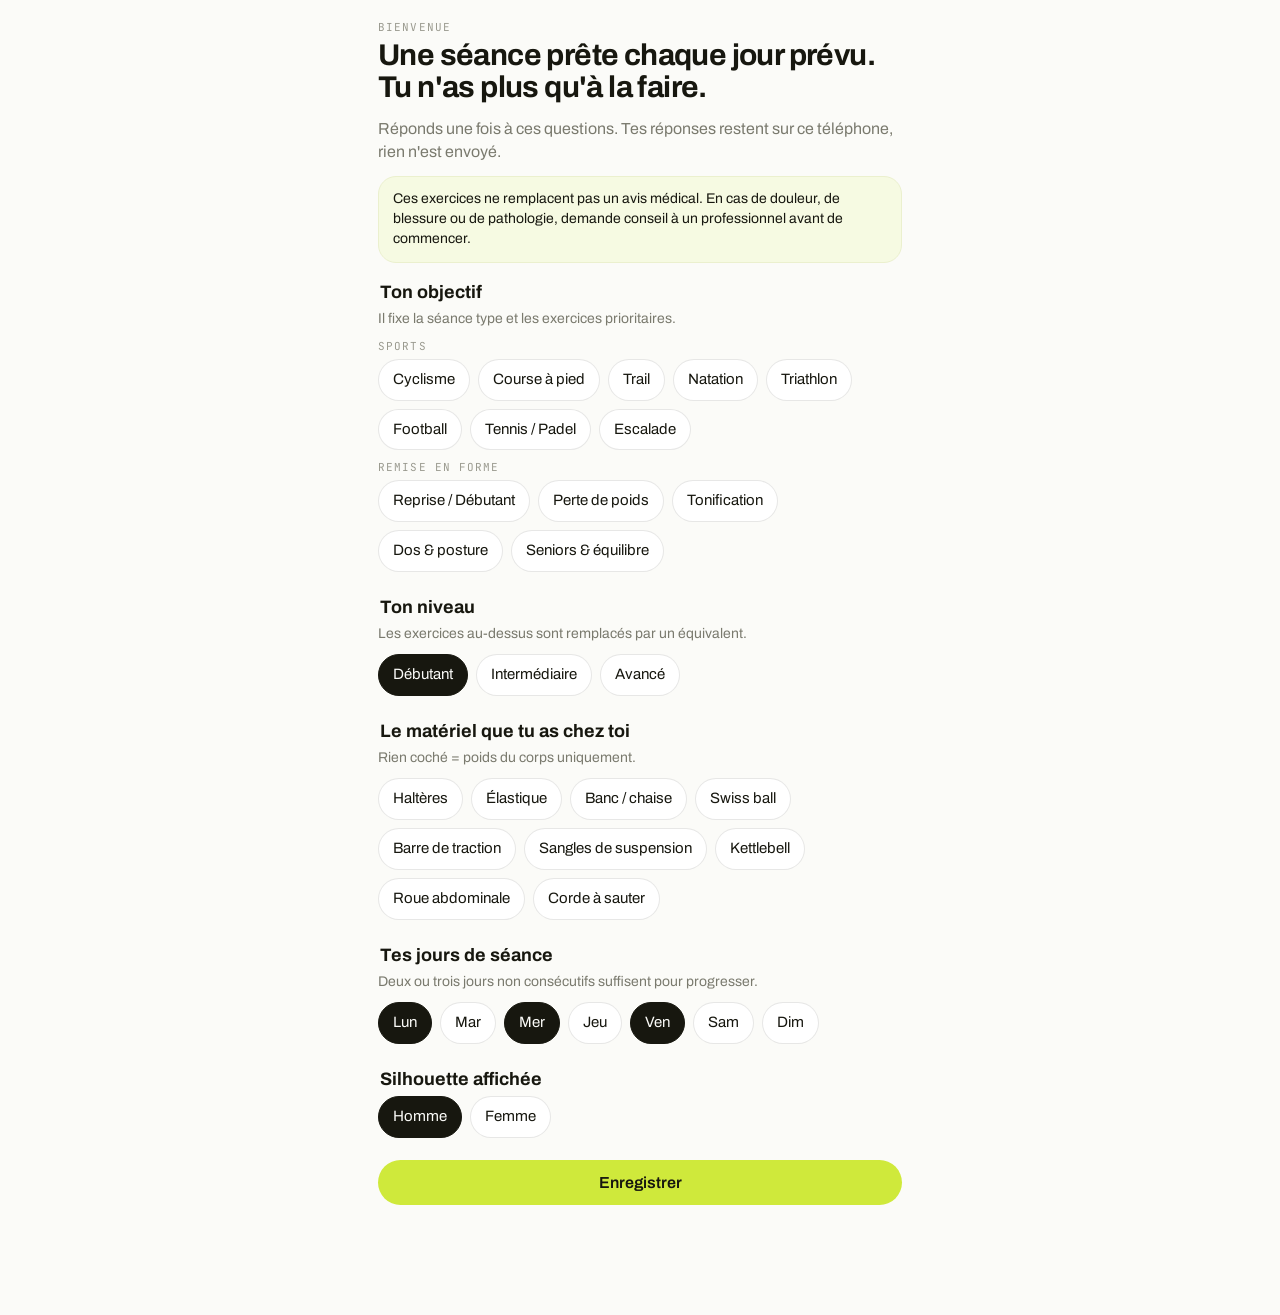
<file: app/index.html>
<!DOCTYPE html>
<html lang="fr">
<head>
<meta charset="utf-8">
<meta name="viewport" content="width=device-width, initial-scale=1, viewport-fit=cover">
<title>Renfo</title>
<meta name="theme-color" content="#FBFBF8">
<meta name="apple-mobile-web-app-capable" content="yes">
<meta name="mobile-web-app-capable" content="yes">
<meta name="apple-mobile-web-app-status-bar-style" content="default">
<meta name="apple-mobile-web-app-title" content="Renfo">
<link rel="manifest" href="manifest.webmanifest">
<link rel="apple-touch-icon" href="icons/apple-touch-icon.png">
<link rel="icon" type="image/png" href="icons/icon-192.png">
<link rel="stylesheet" href="styles.css">
</head>
<body>
<main id="view" aria-live="polite"></main>
<nav id="tabs" class="tabs" hidden>
  <a href="#/" data-tab="home">Aujourd'hui</a>
  <a href="#/atlas" data-tab="atlas">Atlas</a>
  <a href="#/profil" data-tab="profil">Profil</a>
</nav>
<script src="js/figures.js"></script>
<script type="module" src="js/app.js"></script>
</body>
</html>
</file>
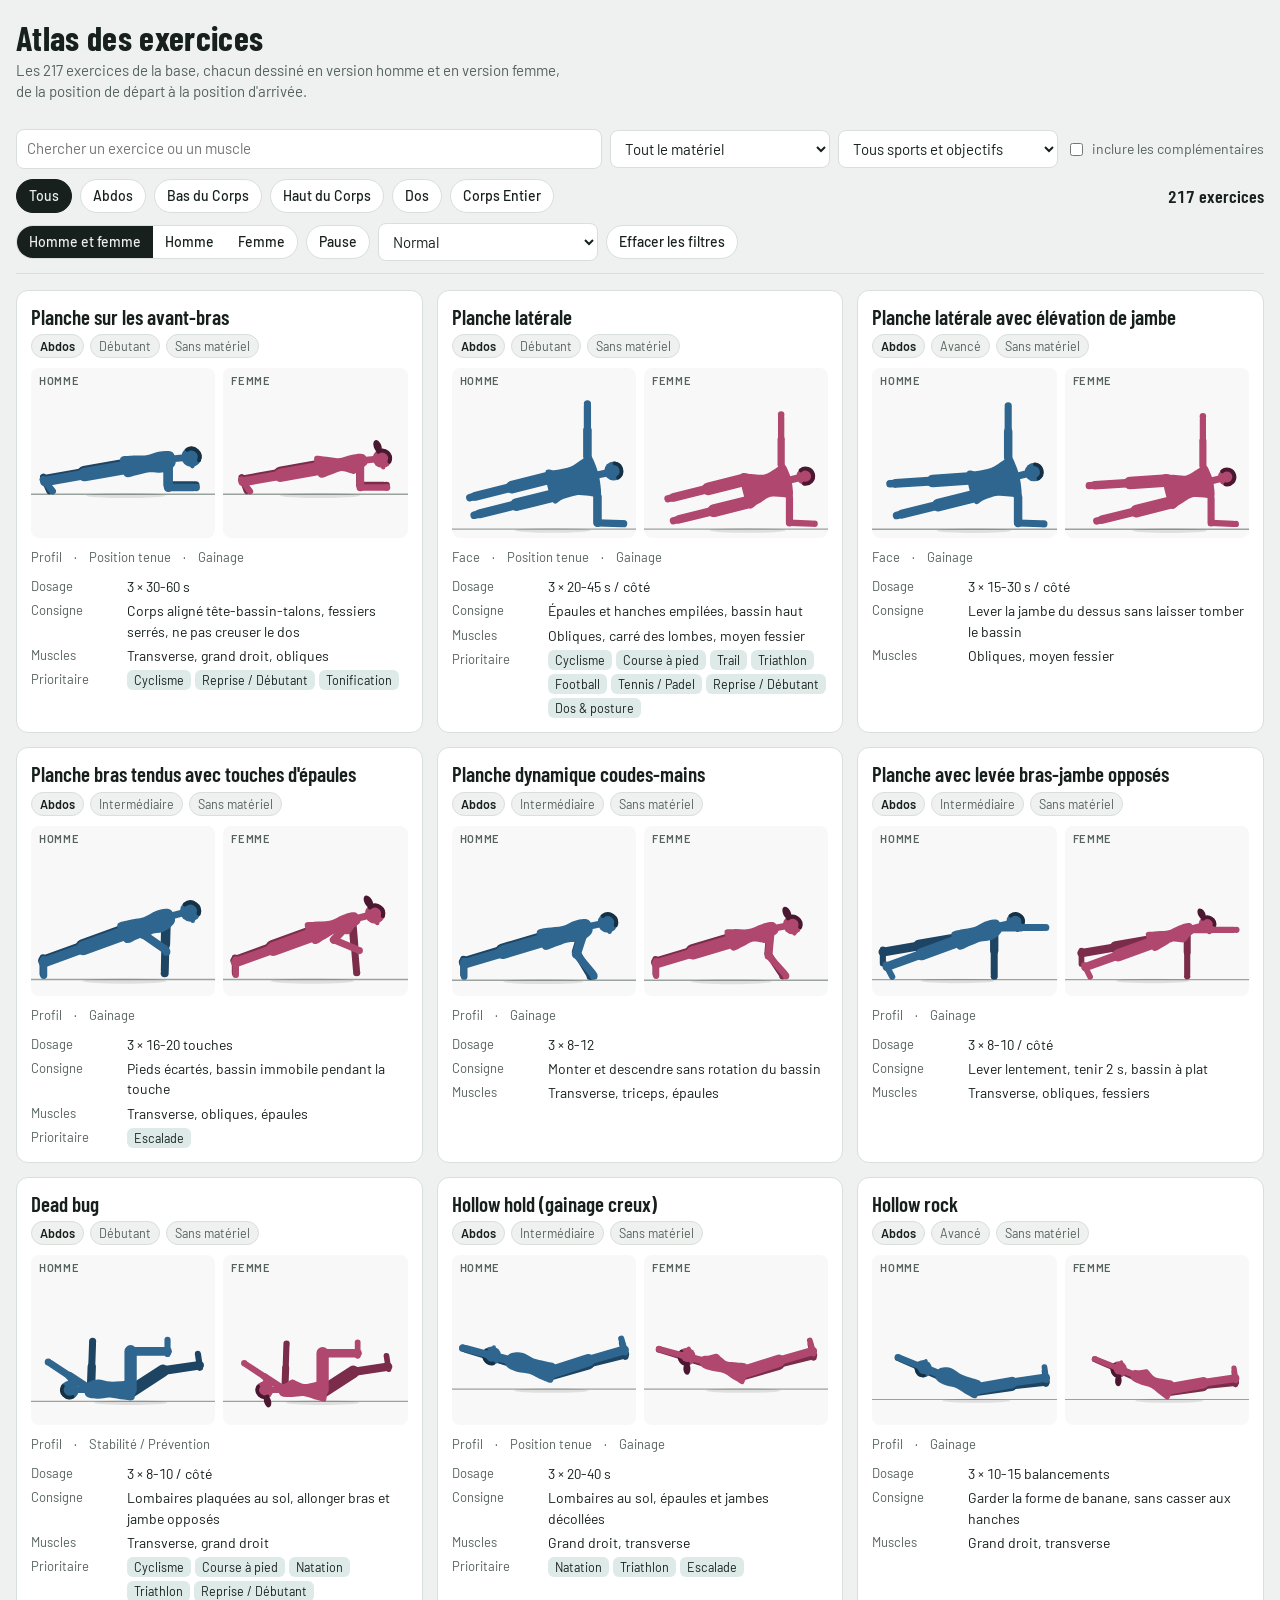
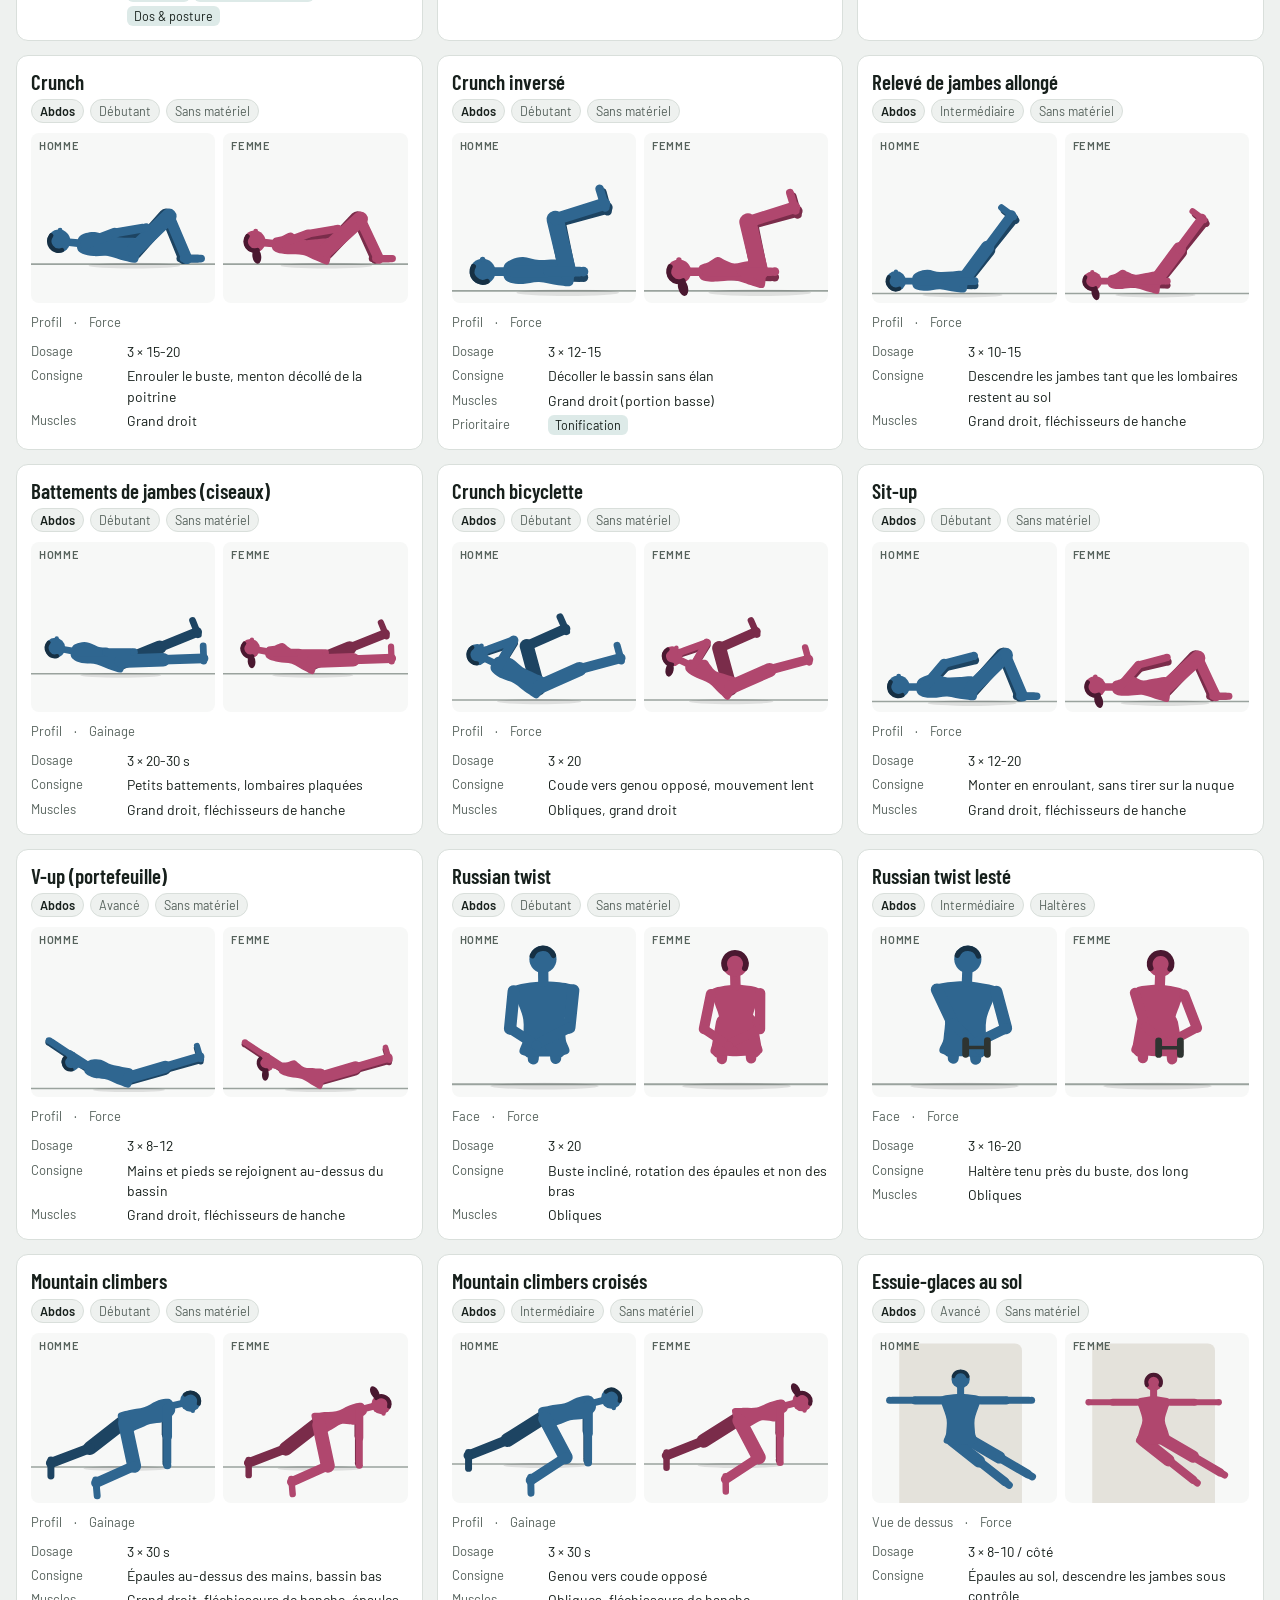
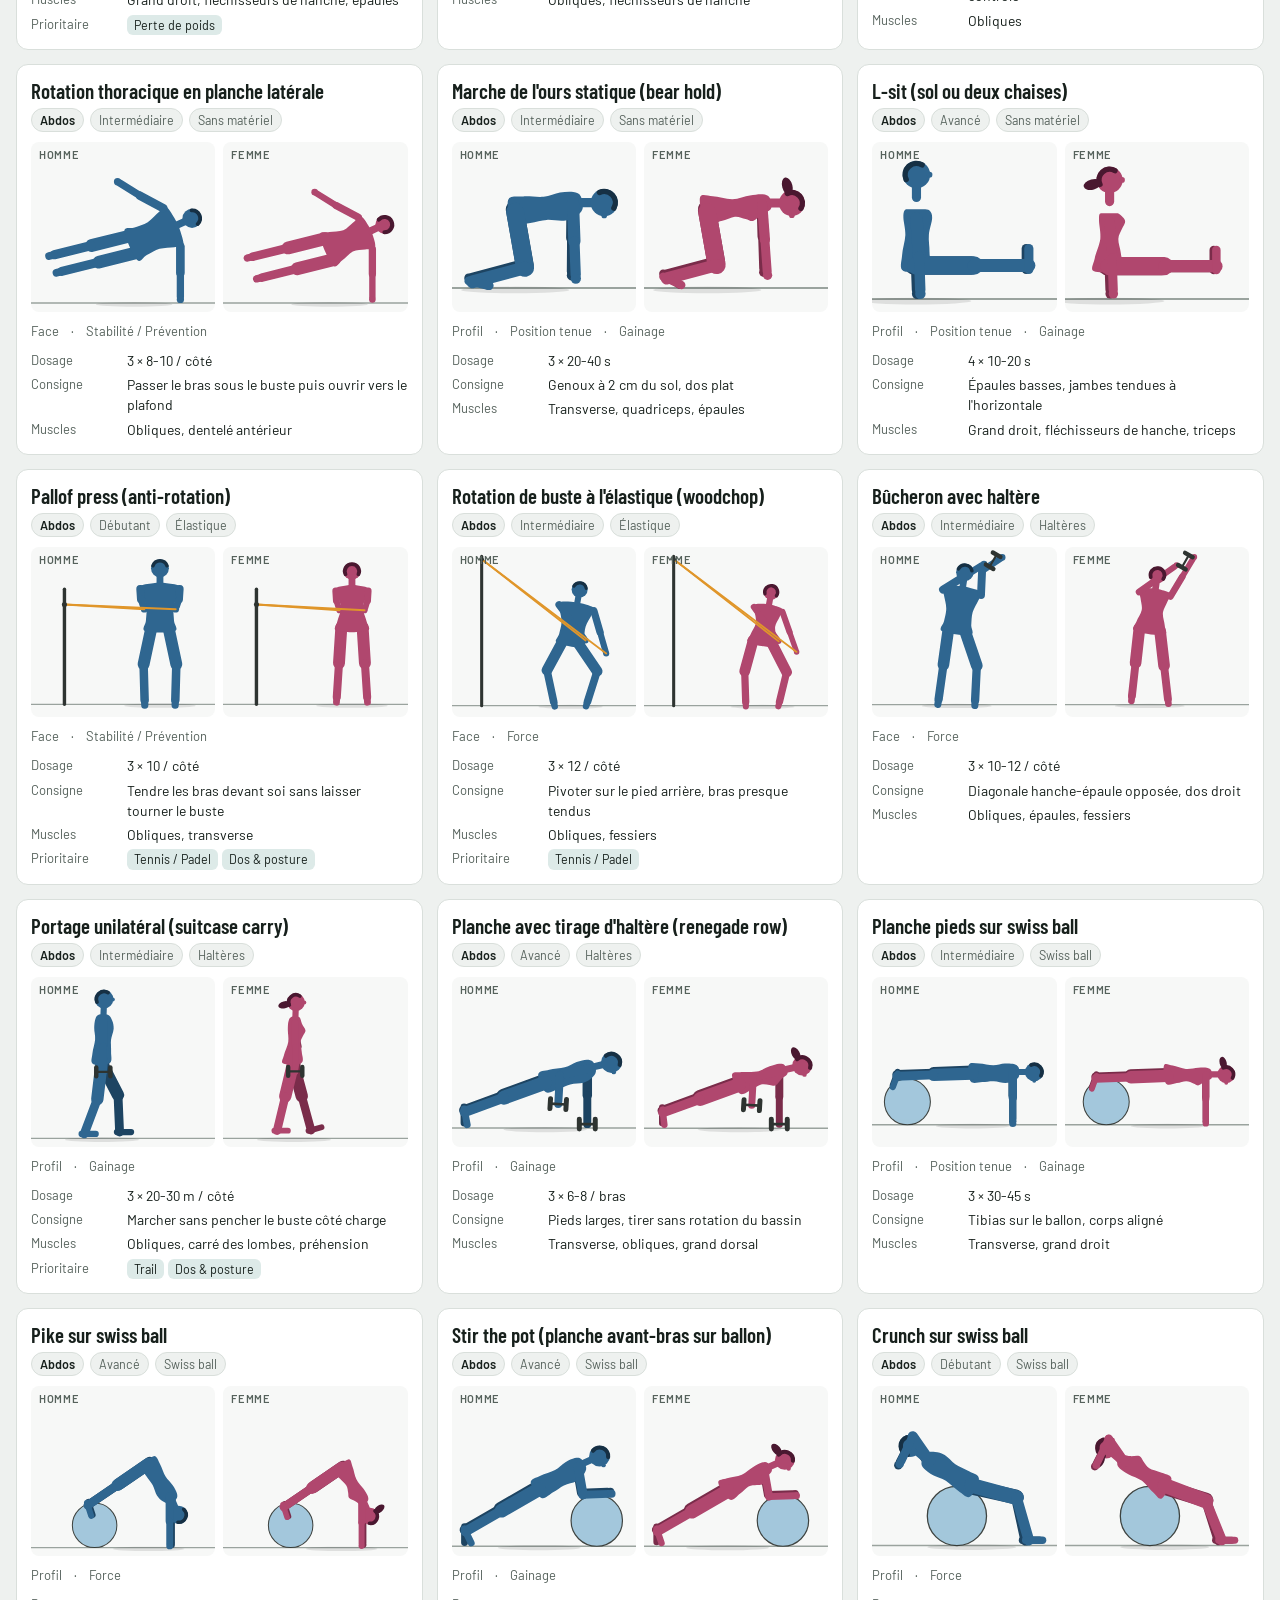
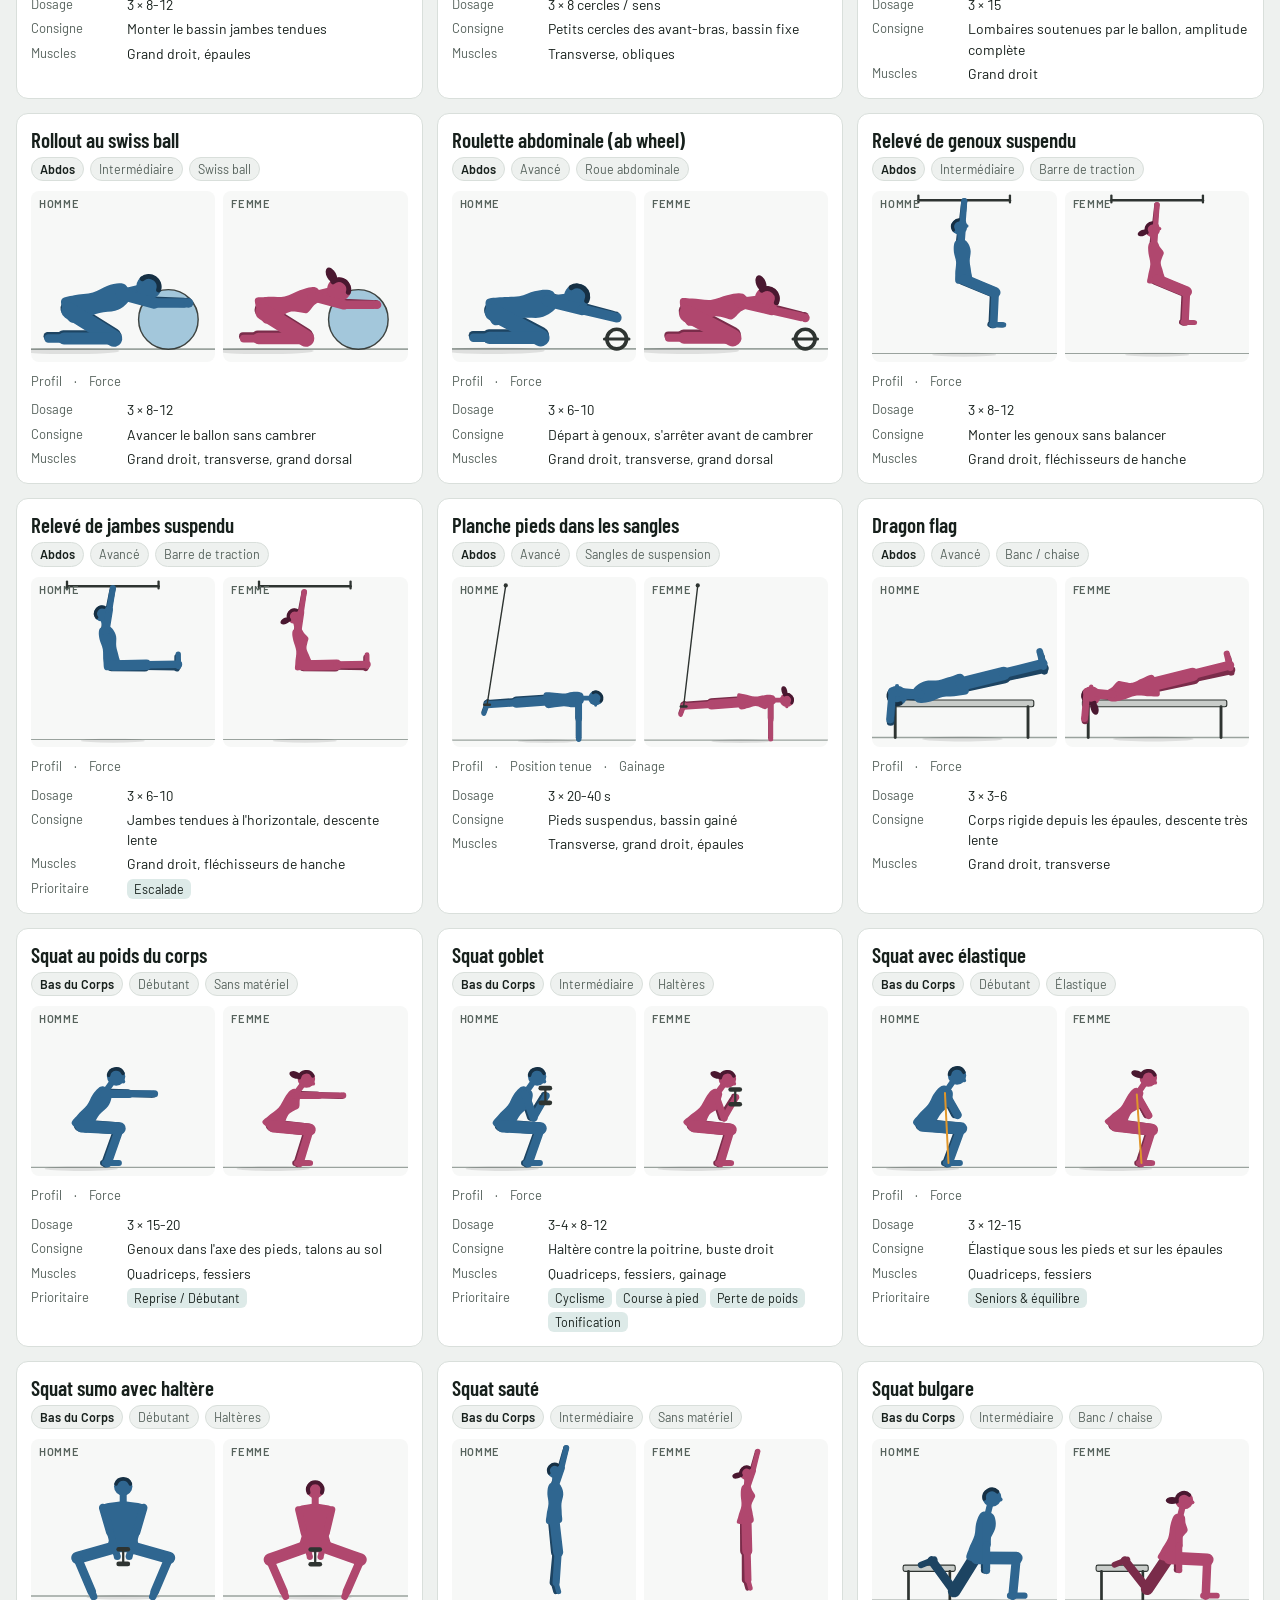
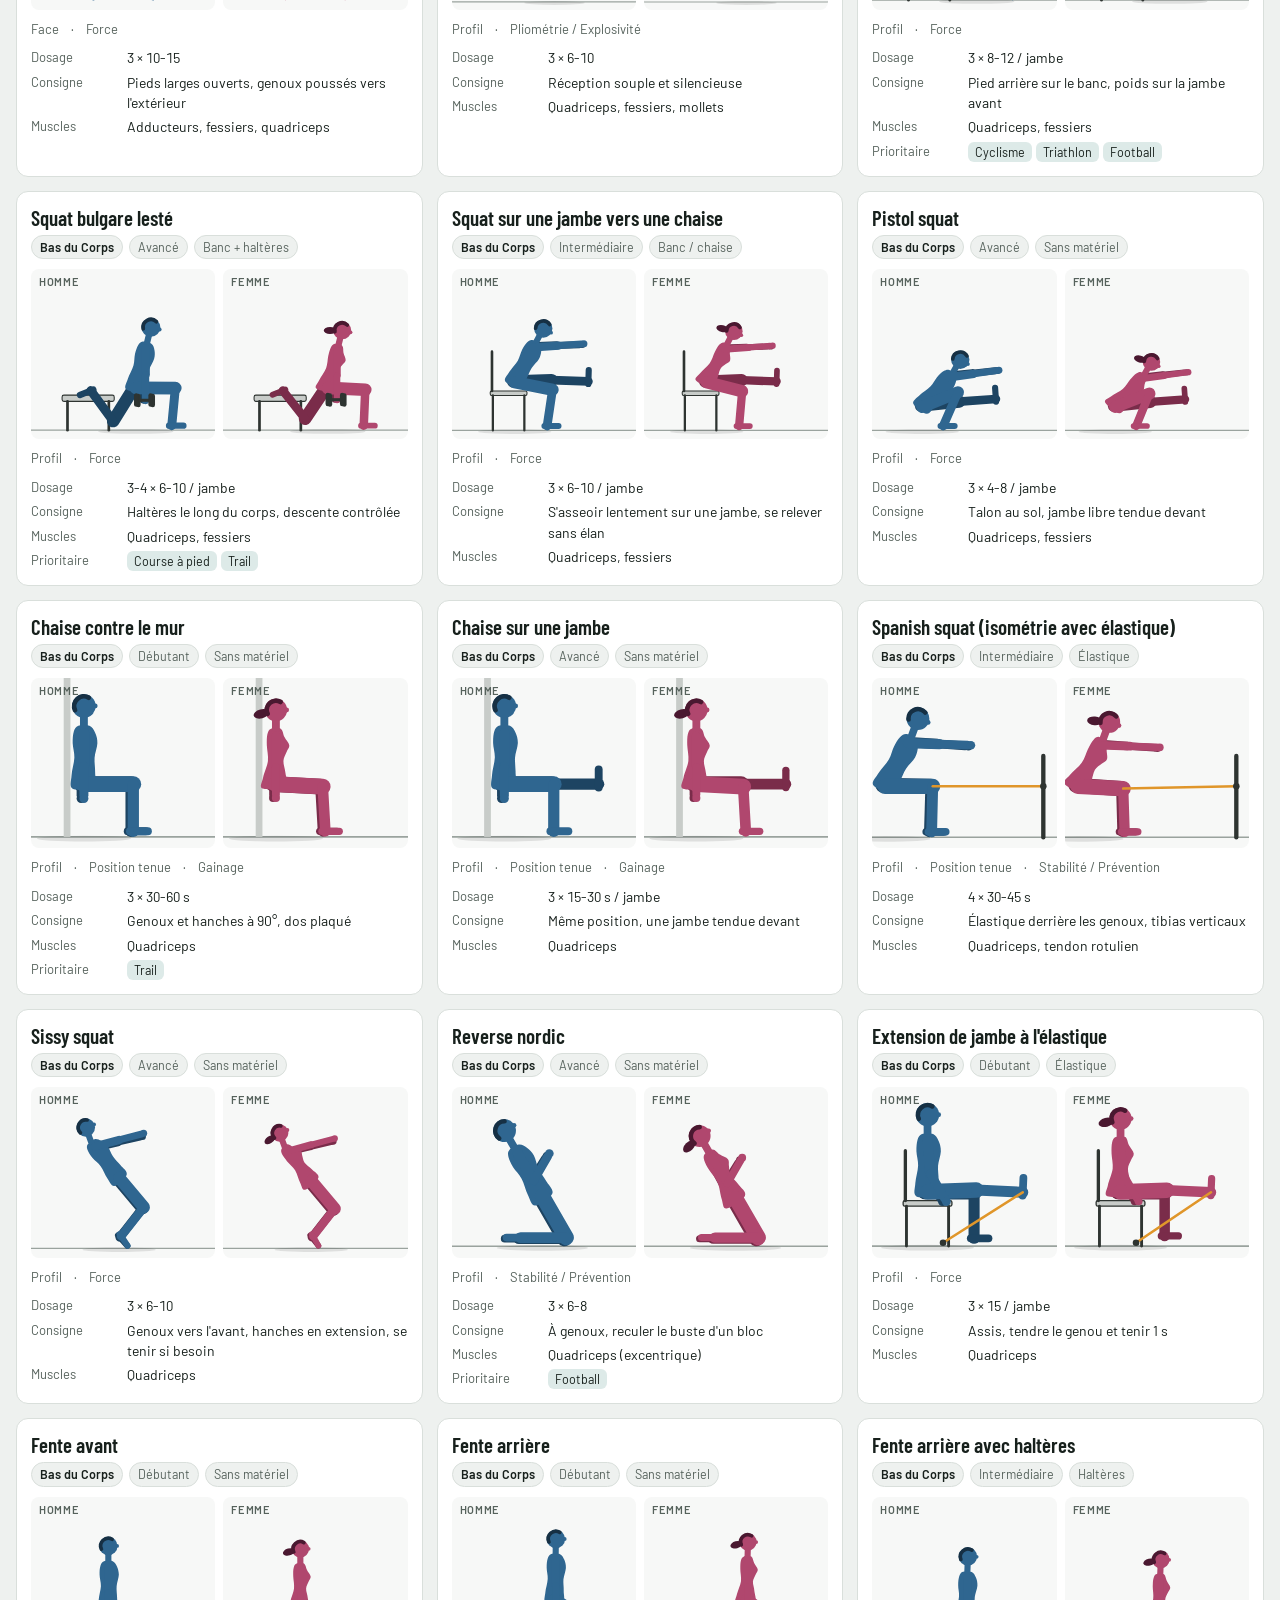
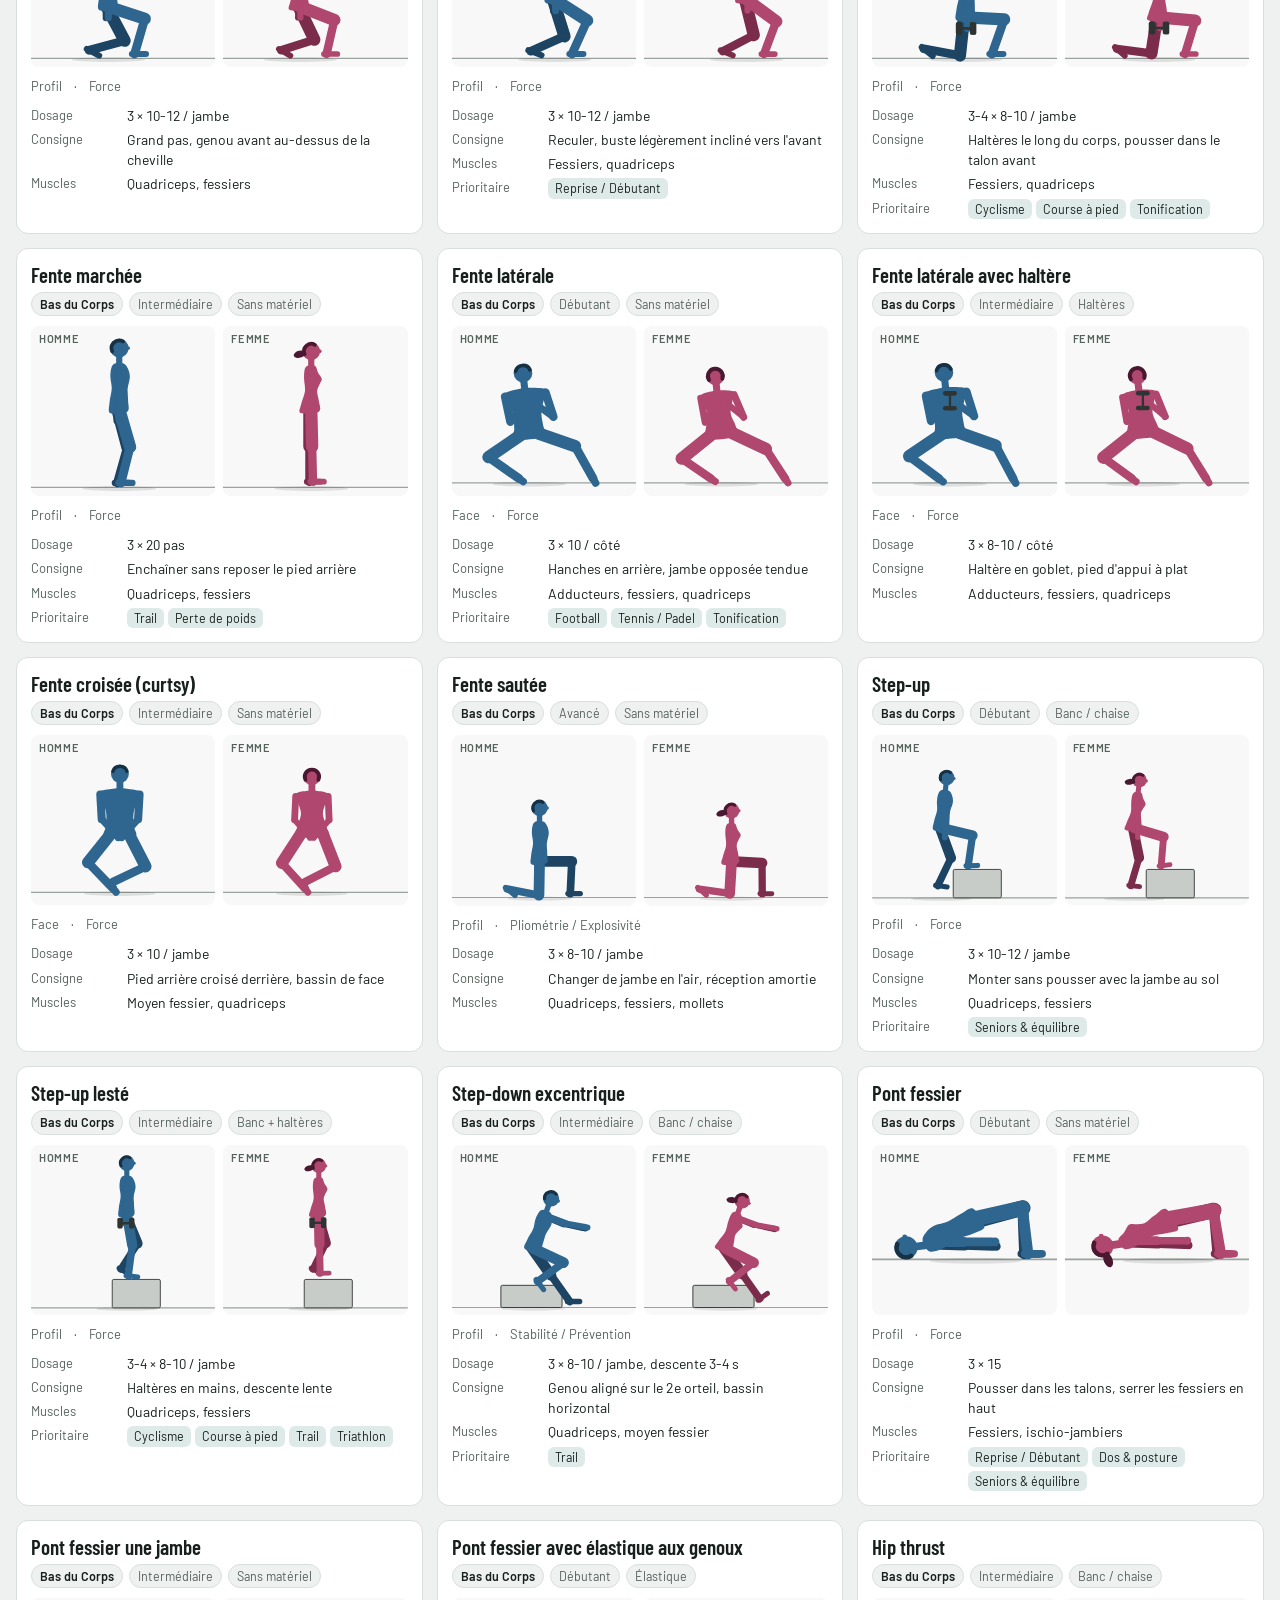
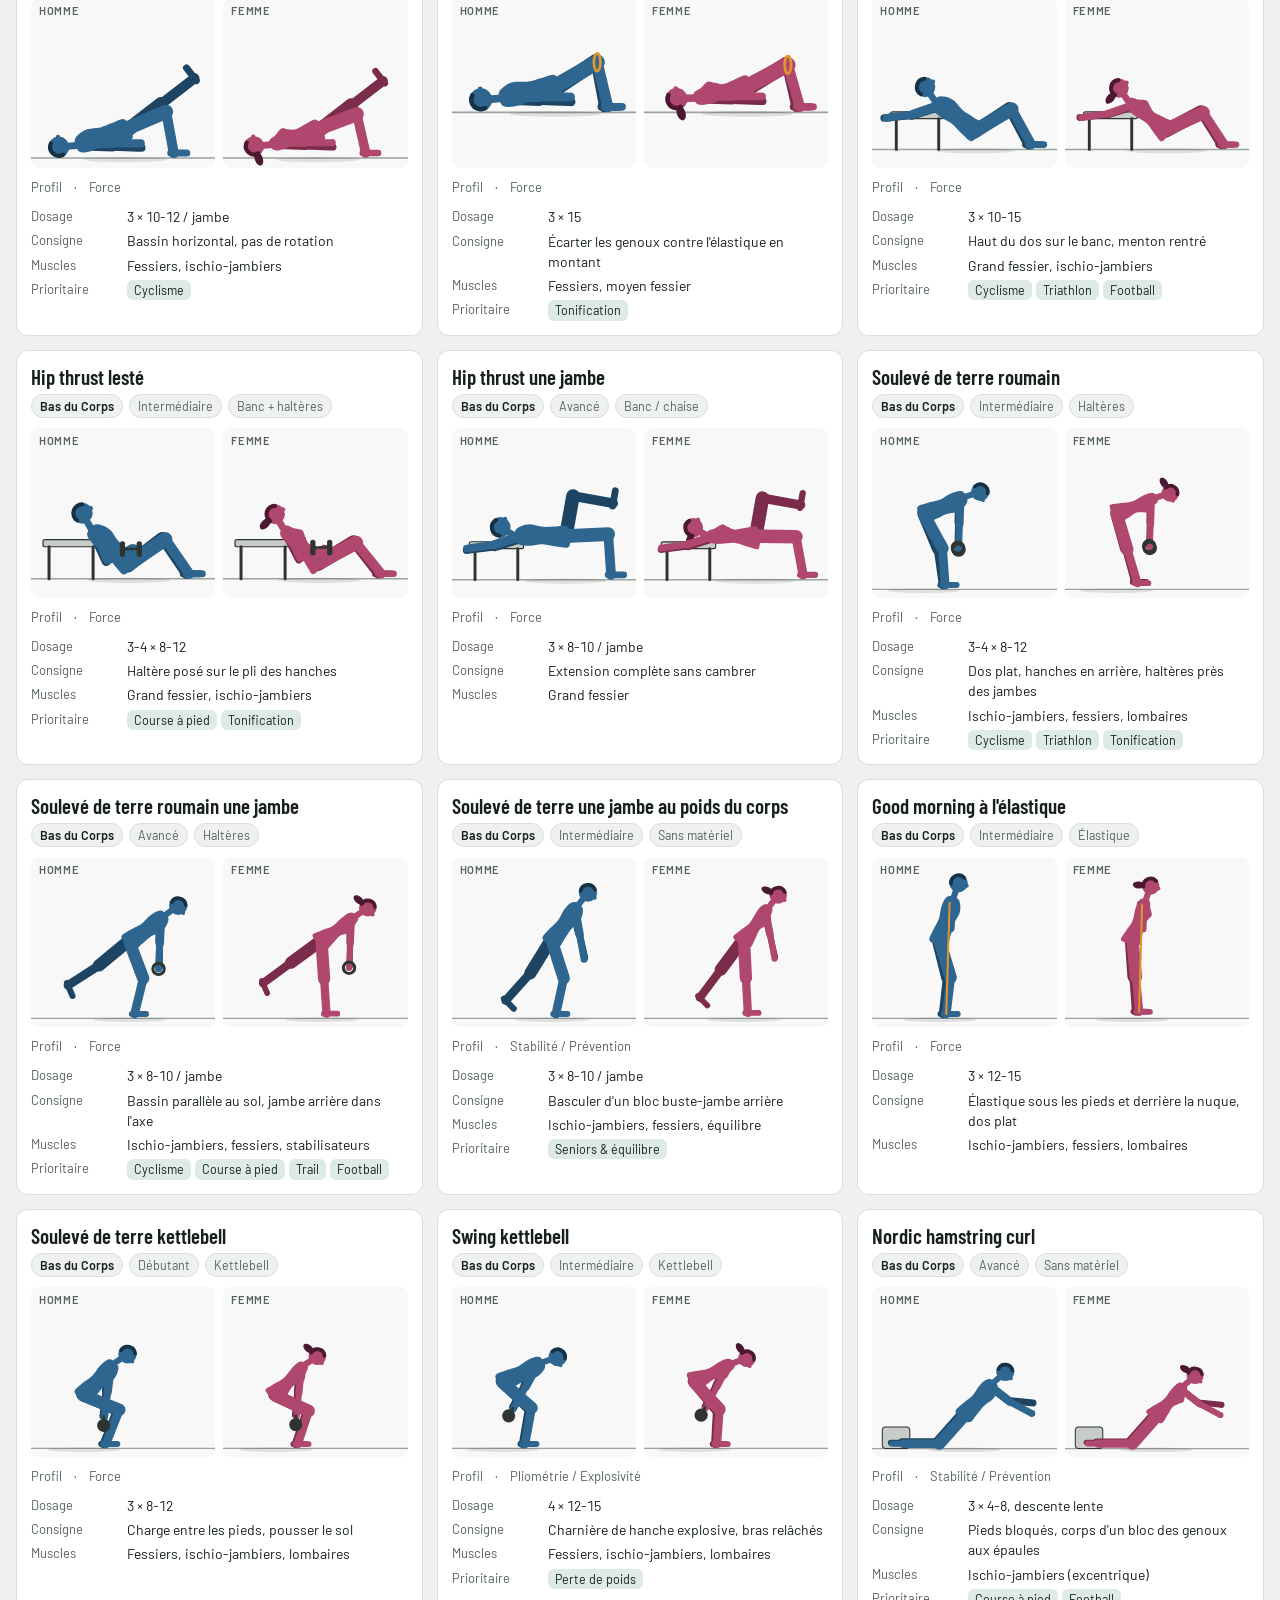
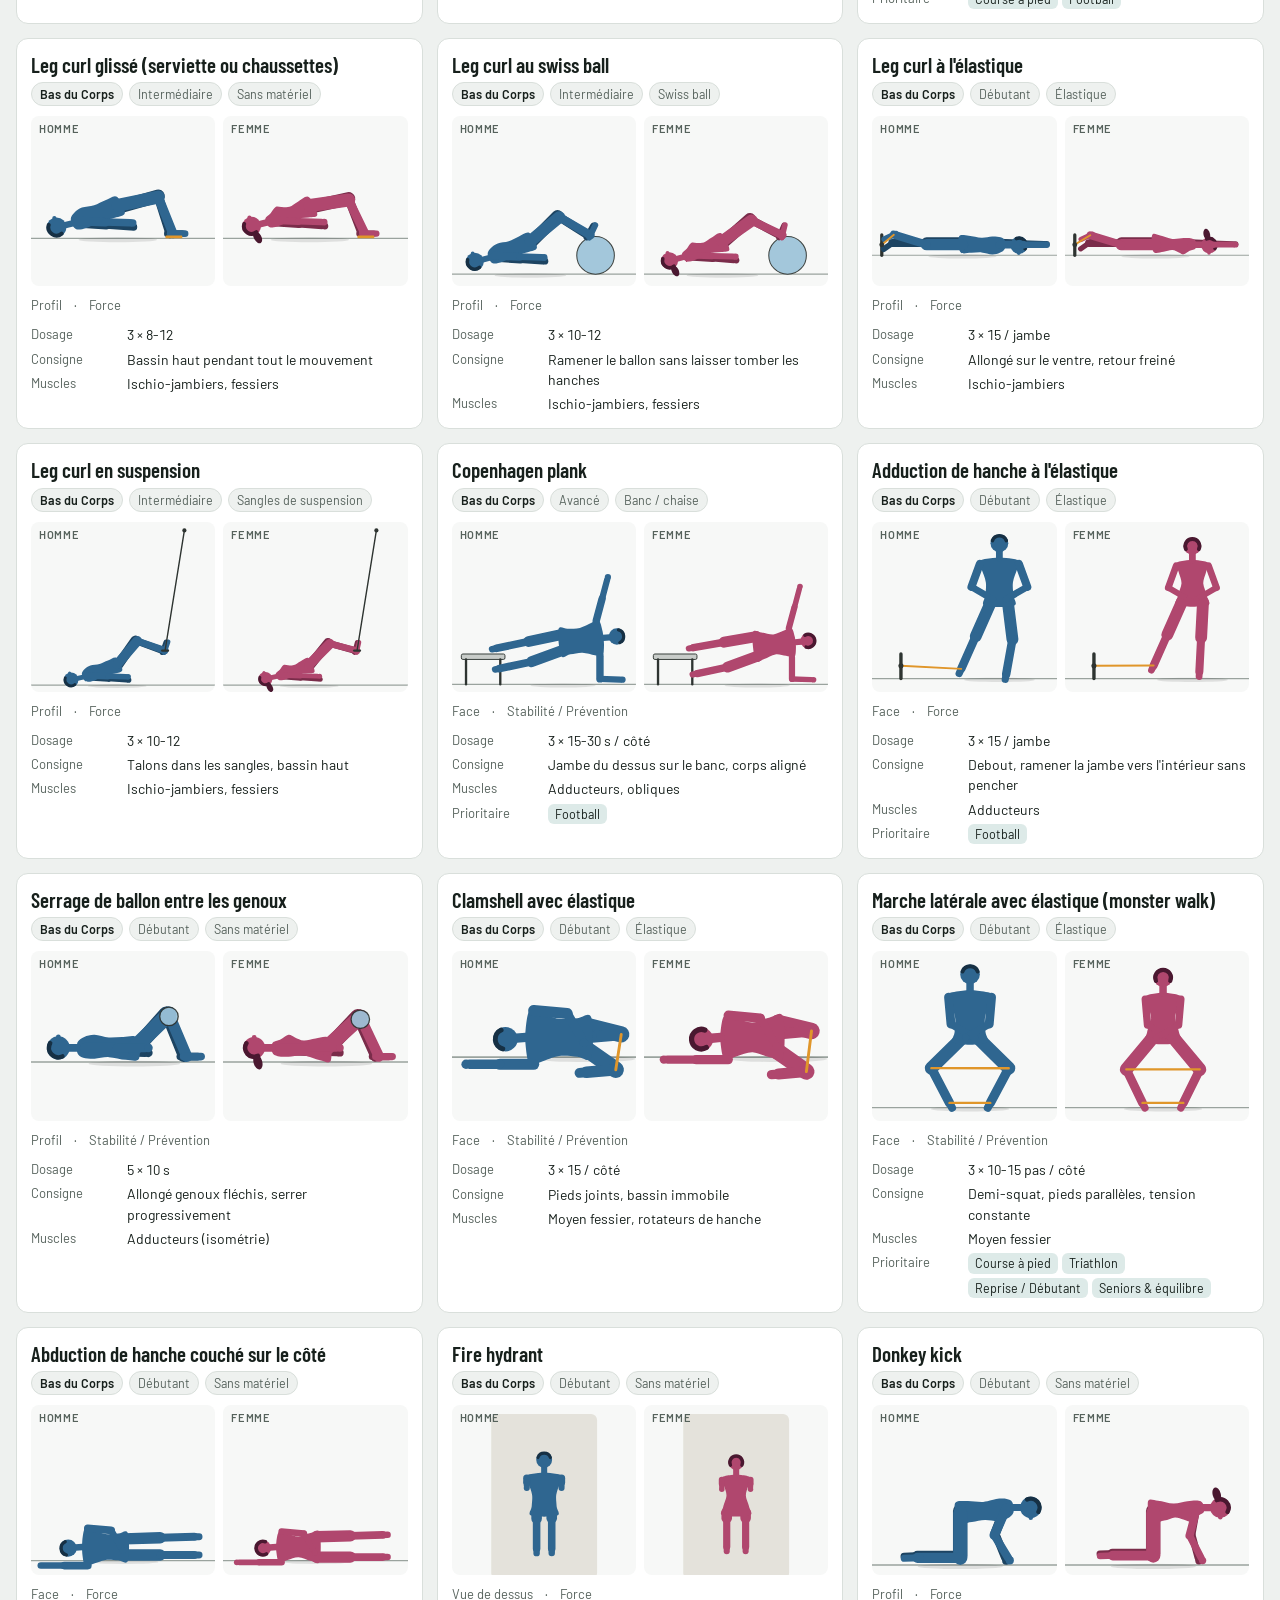
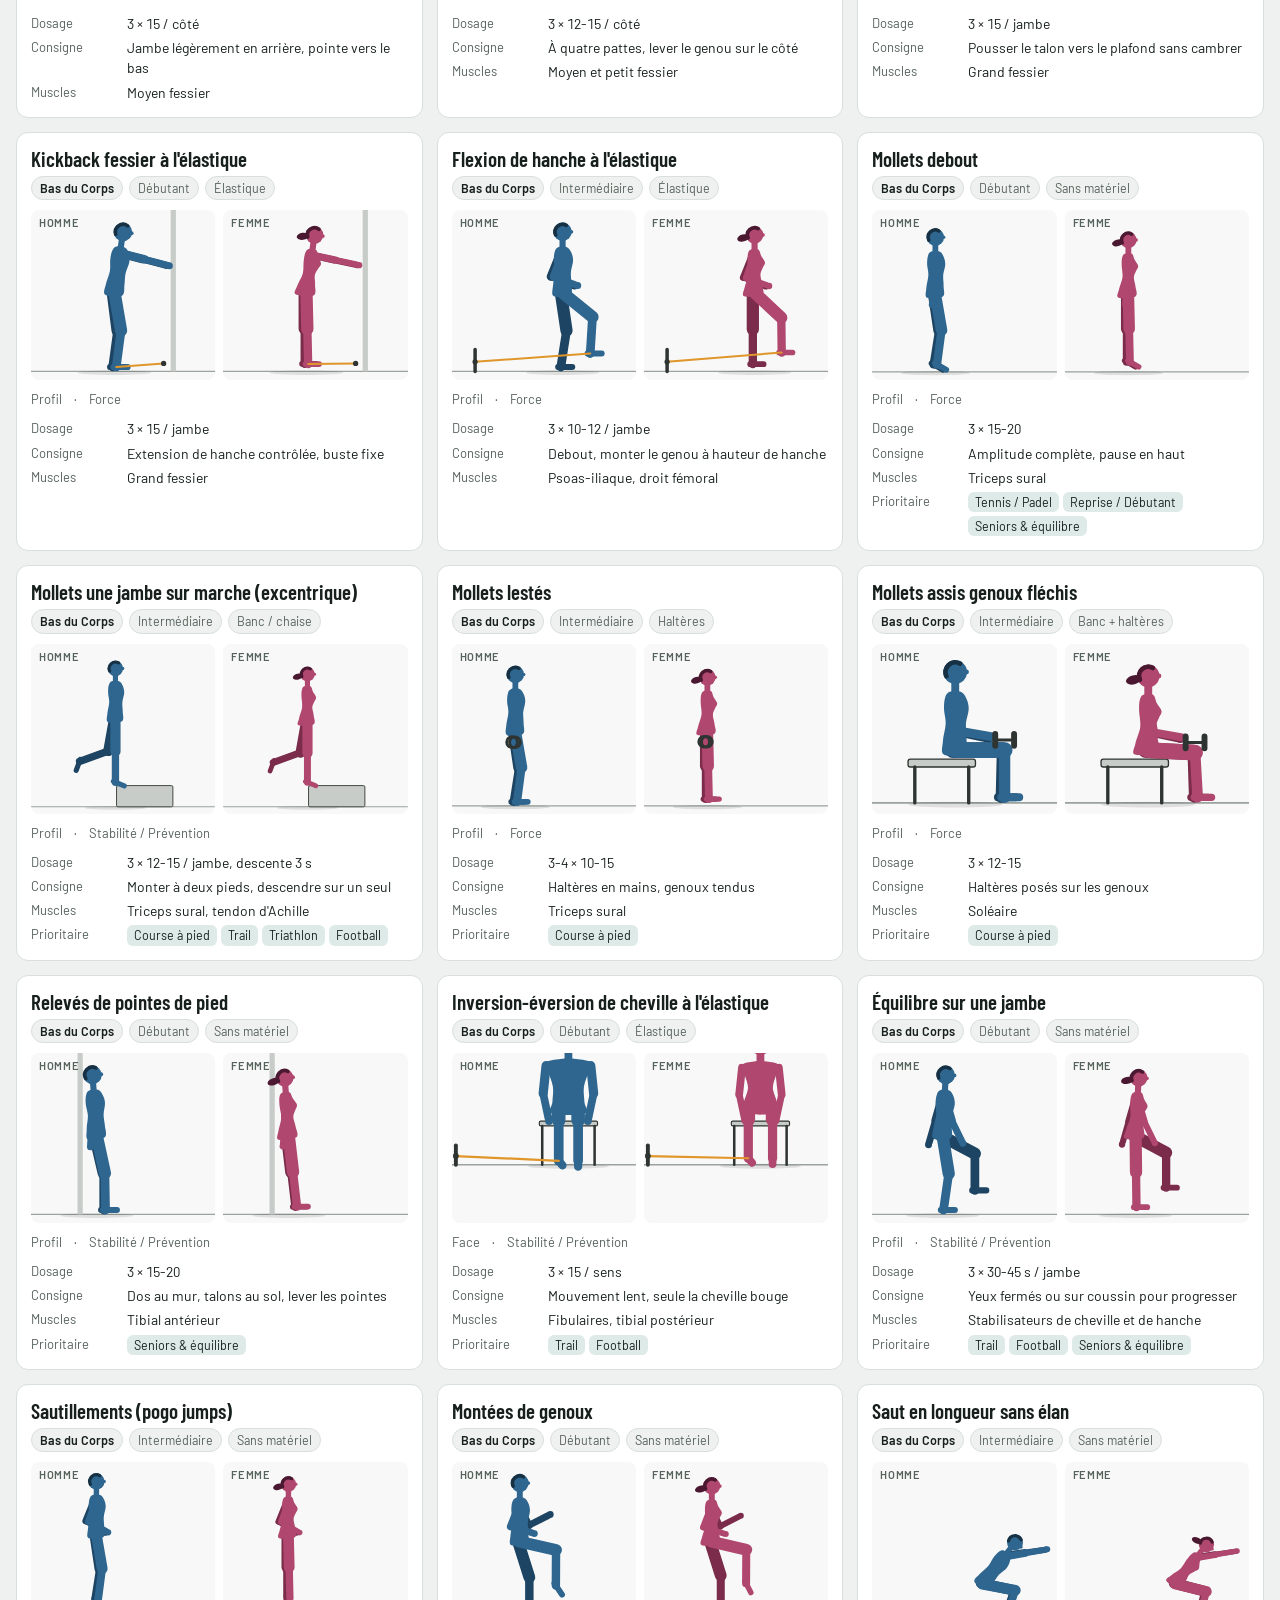
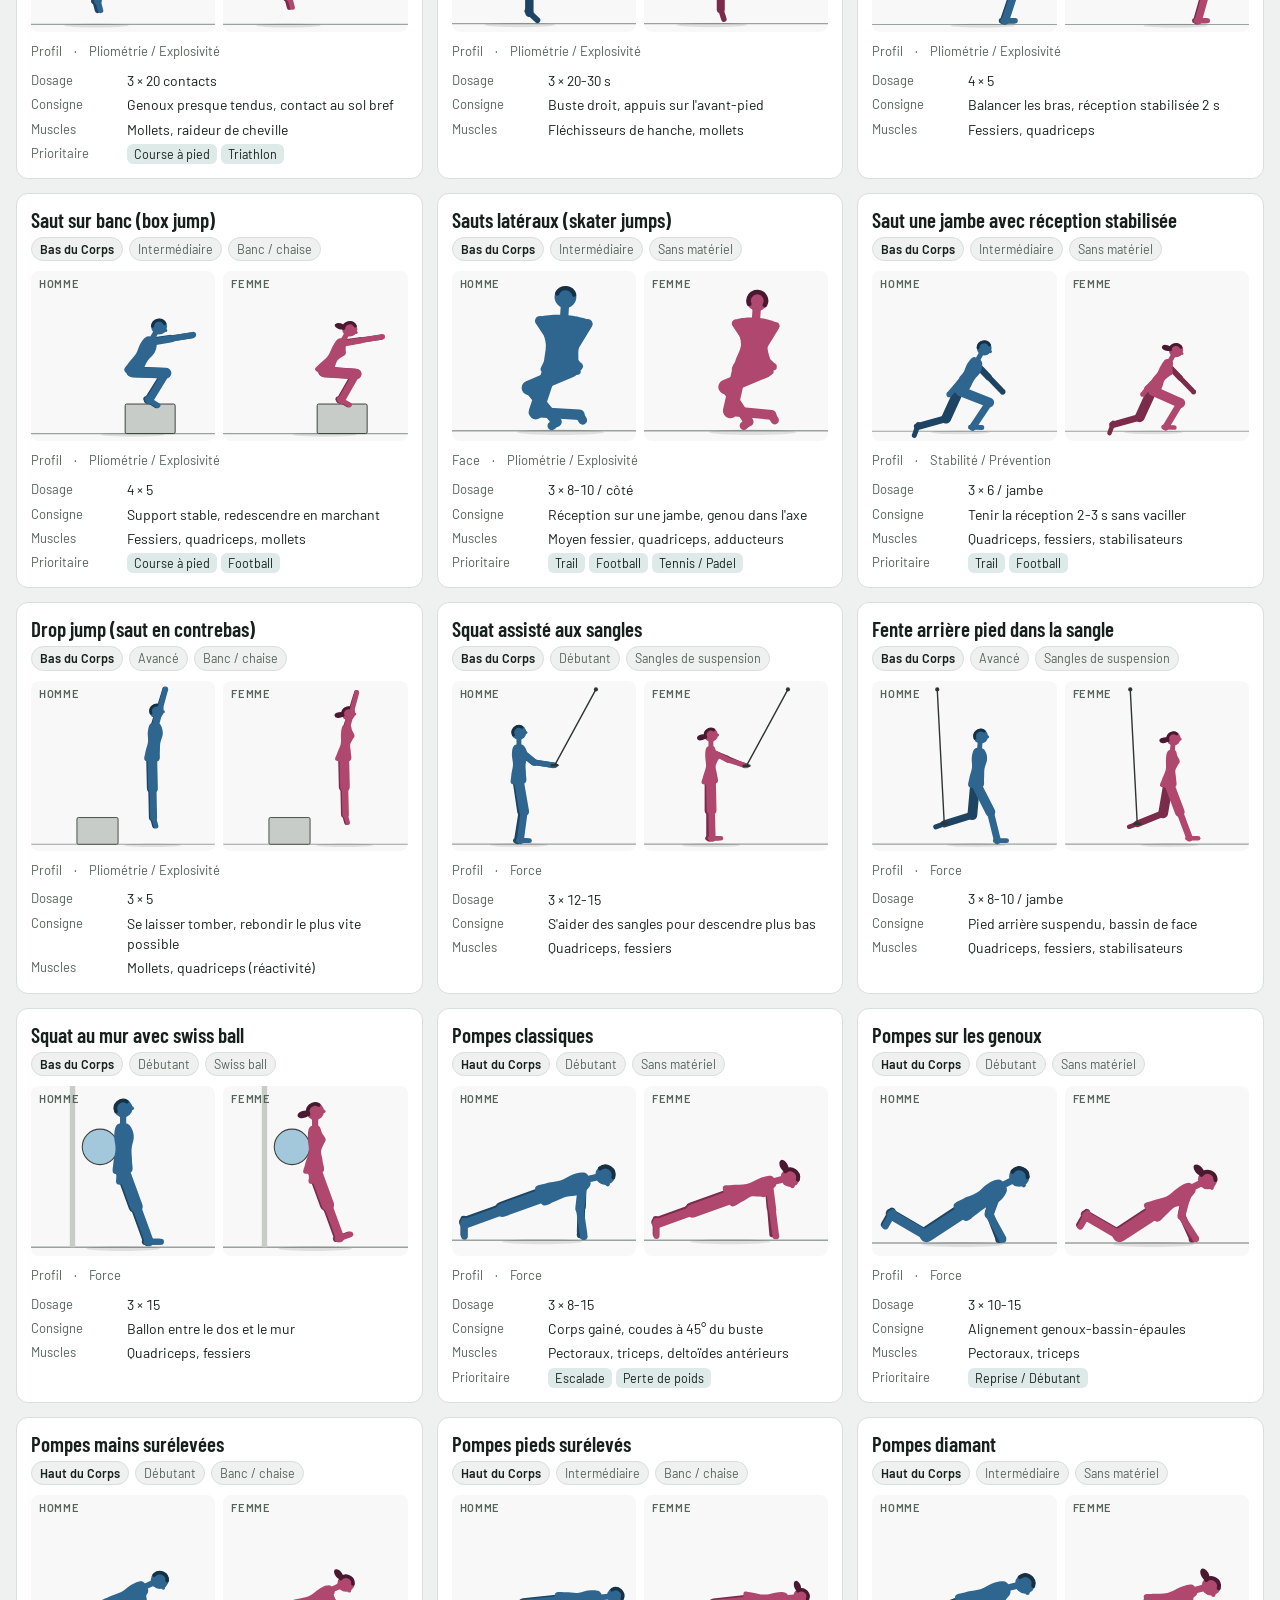
<file: source/Atlas_des_exercices.html>
<!DOCTYPE html>
<html lang="fr"><head><meta charset="utf-8"><meta name="viewport" content="width=device-width, initial-scale=1">
<title>Atlas des exercices</title>
<link rel="preconnect" href="https://fonts.googleapis.com"><link rel="preconnect" href="https://fonts.gstatic.com" crossorigin>
<link href="https://fonts.googleapis.com/css2?family=Barlow+Condensed:wght@600;700&family=Barlow:wght@400;500;600&display=swap" rel="stylesheet">
<style>
:root{
  /* Atlas : fiche technique de salle, grille de cartes, une figure homme et une femme par carte */
  --bg:#eef1ef; --surface:#ffffff; --ink:#17201c; --muted:#56625c; --line:#d9dfdb; --accent:#0f6b5e;
  --display:"Barlow Condensed","Arial Narrow",system-ui,sans-serif; --body:"Barlow",system-ui,-apple-system,"Segoe UI",sans-serif;
  --m1:#2f6690; --m2:#1d4462; --mh:#163044; --f1:#b0476e; --f2:#7a2c4a; --fh:#4a1830;
  --prop:#2e3431; --propsoft:#c8ccc9; --band:#e0962a; --ball:#9cc3d9; --floor:#9aa39e; --shadow:rgba(0,0,0,.10); --mat:#e4e2db; --figbg:#f7f8f7;
  color-scheme:light;
}
@media (prefers-color-scheme:dark){:root:not([data-theme="light"]){
  --bg:#111513; --surface:#191e1c; --ink:#e6ebe8; --muted:#9aa6a0; --line:#2a312e; --accent:#5cc2ae;
  --m1:#6ea7d4; --m2:#47789f; --mh:#223f55; --f1:#e07ca0; --f2:#a94f73; --fh:#4f1a30;
  --prop:#d5dad7; --propsoft:#46504b; --band:#e9a640; --ball:#5d8ea7; --floor:#5e6863; --shadow:rgba(0,0,0,.35); --mat:#262c29; --figbg:#151a18; color-scheme:dark;}}
:root[data-theme="dark"]{
  --bg:#111513; --surface:#191e1c; --ink:#e6ebe8; --muted:#9aa6a0; --line:#2a312e; --accent:#5cc2ae;
  --m1:#6ea7d4; --m2:#47789f; --mh:#223f55; --f1:#e07ca0; --f2:#a94f73; --fh:#4f1a30;
  --prop:#d5dad7; --propsoft:#46504b; --band:#e9a640; --ball:#5d8ea7; --floor:#5e6863; --shadow:rgba(0,0,0,.35); --mat:#262c29; --figbg:#151a18; color-scheme:dark;}
*{box-sizing:border-box}
html,body{margin:0}
body{background:var(--bg);color:var(--ink);font:400 15px/1.45 var(--body)}
.wrap{max-width:1280px;margin:0 auto;padding:20px 16px 48px}
h1{font:700 34px/1.05 var(--display);letter-spacing:.01em;margin:0 0 4px;text-wrap:balance}
.lede{color:var(--muted);margin:0 0 16px;max-width:70ch}
.bar{position:sticky;top:0;z-index:5;background:var(--bg);padding:10px 0 12px;border-bottom:1px solid var(--line);display:grid;gap:10px}
.row{display:flex;flex-wrap:wrap;gap:8px;align-items:center}
input[type=search],select{font:inherit;color:var(--ink);background:var(--surface);border:1px solid var(--line);border-radius:8px;padding:8px 10px;min-height:38px}
input[type=search]{flex:1 1 220px;min-width:180px}
select{flex:0 1 220px}
button{font:500 14px var(--body);color:var(--ink);background:var(--surface);border:1px solid var(--line);border-radius:999px;padding:6px 12px;cursor:pointer;min-height:34px}
button[aria-pressed=true]{background:var(--ink);color:var(--bg);border-color:var(--ink)}
button:focus-visible,input:focus-visible,select:focus-visible{outline:2px solid var(--accent);outline-offset:2px}
.seg{display:inline-flex;border:1px solid var(--line);border-radius:999px;overflow:hidden}
.seg button{border:0;border-radius:0;min-height:32px}
label.ck{display:inline-flex;gap:6px;align-items:center;color:var(--muted);font-size:14px}
#count{font:600 18px var(--display);margin-left:auto;font-variant-numeric:tabular-nums}
.grid{display:grid;grid-template-columns:repeat(auto-fill,minmax(330px,1fr));gap:14px;margin-top:16px}
.card{background:var(--surface);border:1px solid var(--line);border-radius:12px;padding:14px;display:flex;flex-direction:column;gap:10px;scroll-margin-top:150px;transition:box-shadow .3s}
.card.hl{box-shadow:0 0 0 3px var(--accent)}
.card h2{font:600 21px/1.1 var(--display);margin:0 0 6px;text-wrap:balance}
.tags{display:flex;flex-wrap:wrap;gap:6px}
.tag{font-size:12.5px;padding:2px 8px;border-radius:999px;background:var(--bg);color:var(--muted);border:1px solid var(--line)}
.tag.cat{color:var(--ink);font-weight:600}
.figs{display:grid;grid-template-columns:1fr 1fr;gap:8px}
body[data-sex=M] .fig.f, body[data-sex=F] .fig.m{display:none}
body[data-sex=M] .figs, body[data-sex=F] .figs{grid-template-columns:1fr}
.fig{margin:0;background:var(--figbg);border-radius:8px;overflow:hidden;position:relative}
.fig svg{display:block;width:100%;aspect-ratio:260/240;height:auto}
.fig figcaption{position:absolute;top:6px;left:8px;font:600 11px var(--body);letter-spacing:.06em;text-transform:uppercase;color:var(--muted)}
.meta{display:flex;flex-wrap:wrap;gap:6px 12px;margin:0;font-size:13px;color:var(--muted)}
.meta span+span::before{content:"·";margin-right:12px}
dl{display:grid;grid-template-columns:86px 1fr;gap:4px 10px;margin:0;font-size:14px}
dt{color:var(--muted);font-size:13px}
dd{margin:0}
.num{font-variant-numeric:tabular-nums}
.prio{display:flex;flex-wrap:wrap;gap:4px}
.prio span{font-size:12.5px;padding:1px 7px;border-radius:6px;background:color-mix(in srgb,var(--accent) 14%,transparent);color:var(--ink)}
#empty{color:var(--muted);padding:30px 0}
.foot{color:var(--muted);font-size:13px;margin-top:28px;max-width:80ch}
@media (max-width:420px){.grid{grid-template-columns:1fr} h1{font-size:28px} #count{margin-left:0}}
</style></head>
<body><div class="wrap">
<h1>Atlas des exercices</h1>
<p class="lede">Les 217 exercices de la base, chacun dessiné en version homme et en version femme, de la position de départ à la position d'arrivée.</p>
<div class="bar">
  <div class="row">
    <input id="q" type="search" placeholder="Chercher un exercice ou un muscle" aria-label="Chercher un exercice ou un muscle">
    <select id="eq" aria-label="Équipement"><option value="">Tout le matériel</option></select>
    <select id="sp" aria-label="Sport ou objectif"><option value="">Tous sports et objectifs</option></select>
    <label class="ck"><input id="withc" type="checkbox"> inclure les complémentaires</label>
  </div>
  <div class="row">
    <div id="cats" class="row" role="group" aria-label="Catégorie"></div>
    <span id="count"></span>
  </div>
  <div class="row">
    <div id="sex" class="seg" role="group" aria-label="Silhouettes affichées"><button type="button" data-v="both">Homme et femme</button><button type="button" data-v="M">Homme</button><button type="button" data-v="F">Femme</button></div>
    <button id="play" type="button">Pause</button>
    <select id="speed" aria-label="Vitesse"><option value="0.6">Lent</option><option value="1">Normal</option><option value="1.5">Rapide</option></select>
    <button id="reset" type="button">Effacer les filtres</button>
  </div>
</div>
<p id="empty" hidden>Aucun exercice ne correspond. Retire un filtre ou change la recherche.</p>
<main id="grid" class="grid"></main>
<p class="foot">Dessins schématiques : ils montrent le trajet du mouvement, pas les détails de technique (prise, rotation des poignets, alignement fin). Les rotations du buste et les mouvements vers l'avant sont simplifiés en deux dimensions. Fie-toi d'abord à la consigne clé, et en cas de doute à un professionnel.</p>
</div>
<script>/* Moteur de silhouettes : squelette 2D, IK à deux segments, homme / femme, matériel */
const FL = 225;
const RAD = Math.PI / 180;
const dir = a => [Math.sin(a * RAD), -Math.cos(a * RAD)];
const add = (p, v, s = 1) => [p[0] + v[0] * s, p[1] + v[1] * s];
const sub = (a, b) => [a[0] - b[0], a[1] - b[1]];
const len = v => Math.hypot(v[0], v[1]);
const angOf = v => ((Math.atan2(v[0], -v[1]) / RAD) + 360) % 360;
const lerp = (a, b, u) => a + (b - a) * u;
const lerpAng = (a, b, u) => { let d = ((b - a) % 360 + 540) % 360 - 180; return a + d * u; };

const SEX = {
  M: { k: 1.0, SW: 46, HW: 30, HR: 10.5, w: { TH: 14, SH: 10, UA: 9.5, FA: 8 }, hand: 4, foot: 7 },
  F: { k: 0.95, SW: 38, HW: 35, HR: 10, w: { TH: 14, SH: 9.5, UA: 8, FA: 7 }, hand: 3.6, foot: 6.5 },
};
const LEN = { T: 52, SHF: 0.87, NK: 7, UA: 29, FA: 26, TH: 44, SH: 42, FT: 15 };
const SEGS = ["aUA", "aFA", "bUA", "bFA", "aTH", "aSH", "bTH", "bSH"];
const DEF_ANG = { T: 0, aUA: 180, aFA: 180, bUA: 180, bFA: 180, aTH: 180, aSH: 180, bTH: 180, bSH: 180 };

function ik(base, tgt, l1, l2, s) {
  const v = sub(tgt, base);
  let d = len(v);
  const phi = angOf(v);
  const dmax = l1 + l2 - 0.01, dmin = Math.abs(l1 - l2) + 0.01;
  if (d >= dmax) return add(base, dir(phi), l1);
  if (d < dmin) d = dmin;
  const c = (l1 * l1 + d * d - l2 * l2) / (2 * l1 * d);
  const a = Math.acos(Math.max(-1, Math.min(1, c))) / RAD;
  return add(base, dir(phi + s * a), l1);
}

/* Résout une pose : angles absolus (0 = haut, 90 = droite), ancre, cibles IK */
function solve(kp, view, sexKey, rootGiven) {
  const sx = SEX[sexKey], k = sx.k;
  const g = n => (kp[n] !== undefined ? kp[n] : DEF_ANG[n]);
  const sc = n => (kp[n + "s"] !== undefined ? kp[n + "s"] : 1);
  const T = g("T"), u = dir(T), v = dir(T + 90);
  const J = {};
  J.P = [0, 0];
  const Tl = LEN.T * k * sc("T");
  J.N = add(J.P, u, Tl);
  const S = add(J.P, u, Tl * LEN.SHF + (kp.shE || 0));
  if (view === "s") {
    J.aS = S; J.bS = add(S, v, -2.5); J.aHp = [0, 0]; J.bHp = add([0, 0], v, -2);
  } else {
    J.aS = add(S, v, -sx.SW / 2); J.bS = add(S, v, sx.SW / 2);
    J.aHp = add(J.P, v, -(sx.HW / 2 - 5)); J.bHp = add(J.P, v, sx.HW / 2 - 5);
  }
  const hd = kp.Hd !== undefined ? kp.Hd : T;
  J.hd = hd;
  J.Hd = add(add(J.N, dir(hd), LEN.NK * k + sx.HR), dir(hd + 90), kp.Hx || 0);
  for (const sd of ["a", "b"]) {
    J[sd + "E"] = add(J[sd + "S"], dir(g(sd + "UA")), LEN.UA * k * sc(sd + "UA"));
    J[sd + "W"] = add(J[sd + "E"], dir(g(sd + "FA")), LEN.FA * k * sc(sd + "FA"));
    J[sd + "K"] = add(J[sd + "Hp"], dir(g(sd + "TH")), LEN.TH * k * sc(sd + "TH"));
    J[sd + "A"] = add(J[sd + "K"], dir(g(sd + "SH")), LEN.SH * k * sc(sd + "SH"));
  }
  let delta = [0, 0];
  if (rootGiven) delta = rootGiven;
  else if (kp.an) { const [n, x, y] = kp.an; delta = sub([x, y], J[n]); }
  for (const key in J) if (Array.isArray(J[key])) J[key] = add(J[key], delta);
  // IK
  const dS = view === "s" ? { a: 1, b: 1 } : { a: 1, b: -1 };
  const dL = view === "s" ? { a: -1, b: -1 } : { a: 1, b: -1 };
  for (const sd of ["a", "b"]) {
    const wt = kp[sd + "Wt"];
    if (wt) {
      const s = wt[2] !== undefined ? wt[2] : dS[sd];
      J[sd + "E"] = ik(J[sd + "S"], wt, LEN.UA * k * sc(sd + "UA"), LEN.FA * k * sc(sd + "FA"), s);
      J[sd + "W"] = add(J[sd + "E"], dir(angOf(sub(wt, J[sd + "E"]))), LEN.FA * k * sc(sd + "FA"));
    }
    const at = kp[sd + "At"];
    if (at) {
      const s = at[2] !== undefined ? at[2] : dL[sd];
      J[sd + "K"] = ik(J[sd + "Hp"], at, LEN.TH * k * sc(sd + "TH"), LEN.SH * k * sc(sd + "SH"), s);
      J[sd + "A"] = add(J[sd + "K"], dir(angOf(sub(at, J[sd + "K"]))), LEN.SH * k * sc(sd + "SH"));
    }
  }
  // feet, hands
  for (const sd of ["a", "b"]) {
    const shA = angOf(sub(J[sd + "A"], J[sd + "K"]));
    let f = kp[sd + "FT"];
    const A = J[sd + "A"];
    if (typeof f !== "number") {
      if (view !== "s") f = shA;
      else if (f === "t") {
        const dy = FL - 1.5 - A[1];
        f = dy <= 0 ? 90 : dy >= LEN.FT * k ? 180 : Math.acos(-dy / (LEN.FT * k)) / RAD;
      } else if (A[1] >= FL - 9 && !kp.top) f = 90;
      else f = shA - 90;
    }
    J[sd + "ft"] = f;
    const faA = angOf(sub(J[sd + "W"], J[sd + "E"]));
    J[sd + "ha"] = kp[sd + "HA"] !== undefined ? kp[sd + "HA"] : faA;
    J[sd + "H"] = add(J[sd + "W"], dir(J[sd + "ha"]), 3);
  }
  J.T = T; J.u = u; J.v = v; J.Tl = Tl;
  return J;
}

/* Convertit une pose clé en angles + racine pour l'interpolation */
function keyState(kp, view, sexKey) {
  const J = solve(kp, view, sexKey);
  const st = { root: J.P, ang: {}, sc: {}, kp };
  st.ang.T = J.T; st.ang.Hd = J.hd;
  st.ang.aUA = angOf(sub(J.aE, J.aS)); st.ang.aFA = angOf(sub(J.aW, J.aE));
  st.ang.bUA = angOf(sub(J.bE, J.bS)); st.ang.bFA = angOf(sub(J.bW, J.bE));
  st.ang.aTH = angOf(sub(J.aK, J.aHp)); st.ang.aSH = angOf(sub(J.aA, J.aK));
  st.ang.bTH = angOf(sub(J.bK, J.bHp)); st.ang.bSH = angOf(sub(J.bA, J.bK));
  st.ang.aFT = J.aft; st.ang.bFT = J.bft; st.ang.aHA = J.aha; st.ang.bHA = J.bha;
  for (const n of [...SEGS, "T"]) st.sc[n + "s"] = kp[n + "s"] !== undefined ? kp[n + "s"] : 1;
  return st;
}

function frameJoints(A, B, u, view, sexKey) {
  const kp = {};
  for (const n in A.ang) kp[n] = lerpAng(A.ang[n], B.ang[n], u);
  for (const n in A.sc) kp[n] = lerp(A.sc[n], B.sc[n], u);
  // valeurs numériques libres (épaules, tête, paramètres de matériel)
  for (const n of ["shE", "Hx", "br", "ry", "fs", "aDB", "aDBs"]) {
    const a = A.kp[n], b = B.kp[n];
    if (a !== undefined || b !== undefined) kp[n] = lerp(a ?? b ?? 0, b ?? a ?? 0, u);
  }
  for (const t of ["aWt", "bWt", "aAt", "bAt"]) {
    if (A.kp[t] && B.kp[t]) {
      const s = A.kp[t][2];
      kp[t] = [lerp(A.kp[t][0], B.kp[t][0], u), lerp(A.kp[t][1], B.kp[t][1], u)];
      if (s !== undefined) kp[t][2] = s;
    }
  }
  kp.top = A.kp.top;
  // pieds et mains : angles déjà résolus et interpolés
  const J = solve(kp, view, sexKey, [lerp(A.root[0], B.root[0], u), lerp(A.root[1], B.root[1], u)]);
  if (!(A.kp.aAt && B.kp.aAt) || true) J.aft = kp.aFT;
  J.bft = kp.bFT;
  J.aha = kp.aHA; J.bha = kp.bHA;
  for (const sd of ["a", "b"]) J[sd + "H"] = add(J[sd + "W"], dir(J[sd + "ha"]), 3);
  J.kp = kp;
  return J;
}

/* ---------- Dessin ---------- */
function catmull(pts) {
  const n = pts.length; let d = "";
  for (let i = 0; i < n; i++) {
    const p0 = pts[(i - 1 + n) % n], p1 = pts[i], p2 = pts[(i + 1) % n], p3 = pts[(i + 2) % n];
    if (i === 0) d += `M${p1[0].toFixed(1)},${p1[1].toFixed(1)}`;
    const c1 = [p1[0] + (p2[0] - p0[0]) / 6, p1[1] + (p2[1] - p0[1]) / 6];
    const c2 = [p2[0] - (p3[0] - p1[0]) / 6, p2[1] - (p3[1] - p1[1]) / 6];
    d += `C${c1[0].toFixed(1)},${c1[1].toFixed(1)} ${c2[0].toFixed(1)},${c2[1].toFixed(1)} ${p2[0].toFixed(1)},${p2[1].toFixed(1)}`;
  }
  return d + "Z";
}
const TORSO = {
  sM: [[-0.08, -10], [0.15, -11], [0.45, -8.5], [0.7, -10], [0.9, -9], [1.0, -5], [1.0, 5], [0.88, 10], [0.7, 12], [0.45, 9.5], [0.2, 10], [-0.05, 9]],
  sF: [[-0.08, -12.5], [0.12, -12], [0.42, -7.5], [0.7, -8.5], [0.9, -8], [1.0, -4.5], [1.0, 4.5], [0.85, 8], [0.7, 12.5], [0.58, 10], [0.42, 7], [0.2, 9], [-0.05, 9]],
  fM: [[1.0, -8], [0.93, -24], [0.75, -21], [0.45, -16], [0.15, -16.5], [-0.08, -17]],
  fF: [[1.0, -7], [0.93, -20], [0.72, -17], [0.45, -13.5], [0.15, -18], [-0.08, -18.5]],
};
function torsoPath(J, view, sexKey) {
  const k = SEX[sexKey].k, L = J.Tl;
  let pts;
  if (view === "s") pts = TORSO["s" + sexKey];
  else { const h = TORSO["f" + sexKey]; pts = [...h, ...h.slice().reverse().map(([a, b]) => [a, -b])]; }
  const shE = (J.kp && J.kp.shE) || 0;
  return catmull(pts.map(([s, o]) => add(add(J.P, J.u, s * L + (s > 0.8 ? shE * (s - 0.8) / 0.2 : 0)), J.v, o * k * (view === "s" ? 1 : 1))));
}
const seg = (a, b, w, c) => `<line x1="${a[0].toFixed(1)}" y1="${a[1].toFixed(1)}" x2="${b[0].toFixed(1)}" y2="${b[1].toFixed(1)}" stroke="${c}" stroke-width="${w}" stroke-linecap="round"/>`;

function limbSVG(J, sd, part, sx, c) {
  if (part === "arm") {
    return seg(J[sd + "S"], J[sd + "E"], sx.w.UA, c) + seg(J[sd + "E"], J[sd + "W"], sx.w.FA, c) +
      `<circle cx="${J[sd + "H"][0].toFixed(1)}" cy="${J[sd + "H"][1].toFixed(1)}" r="${sx.hand}" fill="${c}"/>`;
  }
  const A = J[sd + "A"], f = J[sd + "ft"];
  let foot;
  if (J.view === "s") foot = seg(add(A, dir(f), -3), add(A, dir(f), 13 * sx.k), sx.foot, c);
  else foot = seg(A, add(A, dir(f), 6), sx.foot + 1.5, c);
  return seg(J[sd + "Hp"], J[sd + "K"], sx.w.TH, c) + seg(J[sd + "K"], A, sx.w.SH, c) + foot;
}

function headSVG(J, view, sexKey, c, hair) {
  const sx = SEX[sexKey], H = J.Hd, r = sx.HR, hd = J.hd;
  let s = `<circle cx="${H[0].toFixed(1)}" cy="${H[1].toFixed(1)}" r="${r}" fill="${c}"/>`;
  const arc = (a1, a2, rr, w) => {
    const p1 = add(H, dir(a1), rr), p2 = add(H, dir(a2), rr);
    const large = ((a2 - a1 + 360) % 360) > 180 ? 1 : 0;
    return `<path d="M${p1[0].toFixed(1)},${p1[1].toFixed(1)} A${rr},${rr} 0 ${large} 1 ${p2[0].toFixed(1)},${p2[1].toFixed(1)}" fill="none" stroke="${hair}" stroke-width="${w}" stroke-linecap="round"/>`;
  };
  if (view === "s") {
    s += arc(hd - 115, hd + 30, r - 1.8, 4.2);
    const nose = add(H, dir(hd + 90), r - 0.5);
    s += `<circle cx="${nose[0].toFixed(1)}" cy="${nose[1].toFixed(1)}" r="2.2" fill="${c}"/>`;
    if (sexKey === "F") {
      const t = add(H, dir(hd - 105), r + 3.5);
      s += `<ellipse cx="${t[0].toFixed(1)}" cy="${t[1].toFixed(1)}" rx="4" ry="7" transform="rotate(${(hd - 105 + 180).toFixed(0)} ${t[0].toFixed(1)} ${t[1].toFixed(1)})" fill="${hair}"/>`;
    }
  } else {
    s += sexKey === "F" ? arc(hd - 115, hd + 115, r - 1.6, 4.5) : arc(hd - 70, hd + 70, r - 1.8, 4.2);
  }
  return s;
}

/* ---------- Matériel ---------- */
const INK = "var(--prop)", BAND = "var(--band)", SOFT = "var(--propsoft)";
function pt(J, p) { return typeof p === "string" ? J[p] : p; }
function dumbbell(c, ang, size = 1) {
  const a = dir(ang), b = dir(ang + 90);
  const e1 = add(c, a, -8 * size), e2 = add(c, a, 8 * size);
  const plate = e => { const p1 = add(e, b, -5 * size), p2 = add(e, b, 5 * size); return seg(p1, p2, 5 * size, INK); };
  return seg(e1, e2, 2.6, INK) + plate(e1) + plate(e2);
}
function propSVG(pr, J, view) {
  const kp = J.kp || {};
  switch (pr.t) {
    case "bench": {
      const { x1, x2, y } = pr;
      return `<rect x="${x1}" y="${y}" width="${x2 - x1}" height="7" rx="2" fill="${SOFT}" stroke="${INK}" stroke-width="1.2"/>` +
        seg([x1 + 6, y + 7], [x1 + 6, FL], 3, INK) + seg([x2 - 6, y + 7], [x2 - 6, FL], 3, INK);
    }
    case "incl": {
      const [a, b] = pr.back; const [x1, x2, y] = pr.seat;
      return `<path d="M${a[0]},${a[1]} L${b[0]},${b[1]}" stroke="${SOFT}" stroke-width="8" stroke-linecap="round"/>` +
        `<rect x="${x1}" y="${y}" width="${x2 - x1}" height="7" rx="2" fill="${SOFT}" stroke="${INK}" stroke-width="1.2"/>` +
        seg([(x1 + x2) / 2, y + 7], [(x1 + x2) / 2, FL], 3, INK) + seg([x1 - 8, FL], [x2 + 8, FL], 3, INK);
    }
    case "box": return `<rect x="${pr.x1}" y="${pr.y}" width="${pr.x2 - pr.x1}" height="${FL - pr.y}" rx="2" fill="${SOFT}" stroke="${INK}" stroke-width="1.2"/>`;
    case "chair": {
      const { x1, x2, y } = pr, bx = pr.back === "r" ? x2 - 2 : x1 + 2;
      return `<rect x="${x1}" y="${y}" width="${x2 - x1}" height="5" rx="1.5" fill="${SOFT}" stroke="${INK}" stroke-width="1.2"/>` +
        seg([x1 + 3, y + 5], [x1 + 3, FL], 2.6, INK) + seg([x2 - 3, y + 5], [x2 - 3, FL], 2.6, INK) +
        (pr.back ? seg([bx, y], [bx, y - 45], 3, INK) : "");
    }
    case "post": return seg([pr.x, pr.y1], [pr.x, pr.y2 ?? FL], 4, INK);
    case "wall": return `<rect x="${pr.x - (pr.side === "r" ? 0 : 6)}" y="0" width="6" height="${FL}" fill="${SOFT}"/>`;
    case "bar": return seg([pr.x1, pr.y], [pr.x2, pr.y], 3.2, INK) + seg([pr.x1, pr.y - 6], [pr.x1, pr.y + 3], 3, INK) + seg([pr.x2, pr.y - 6], [pr.x2, pr.y + 3], 3, INK);
    case "table": return `<rect x="${pr.x1}" y="${pr.y}" width="${pr.x2 - pr.x1}" height="6" fill="${SOFT}" stroke="${INK}" stroke-width="1.2"/>` +
      seg([pr.x1 + 5, pr.y + 6], [pr.x1 + 5, FL], 3, INK) + seg([pr.x2 - 5, pr.y + 6], [pr.x2 - 5, FL], 3, INK);
    case "block": return `<rect x="${pr.x1}" y="${pr.y}" width="${pr.x2 - pr.x1}" height="${FL - pr.y}" rx="4" fill="${SOFT}" stroke="${INK}" stroke-width="1.2"/>`;
    case "ball": {
      const r = kp.br !== undefined ? kp.br : pr.r;
      let c;
      if (pr.at) { const p = J[pr.at]; c = [p[0] + (pr.dx || 0), pr.floor ? FL - r : p[1] + (pr.dy || 0)]; }
      else c = [pr.x, pr.y ?? FL - r];
      return `<circle cx="${c[0].toFixed(1)}" cy="${c[1].toFixed(1)}" r="${r}" fill="var(--ball)" stroke="${INK}" stroke-width="1.2" opacity="0.92"/>`;
    }
    case "db": if (pr.endon) return (pr.h || "a").split("").map(sd => `<circle cx="${J[sd + "H"][0].toFixed(1)}" cy="${J[sd + "H"][1].toFixed(1)}" r="6.5" fill="none" stroke="${INK}" stroke-width="3.5"/>`).join("");
      return (pr.h || "a").split("").map(sd => {
      const fa = J[sd + "ha"];
      return dumbbell(J[sd + "H"], (pr.ang !== undefined ? pr.ang : fa + 90), pr.size || 1);
    }).join("");
    case "db2": {
      const c = pr.at ? add(J[pr.at], pr.off || [0, 0]) : [(J.aH[0] + J.bH[0]) / 2, (J.aH[1] + J.bH[1]) / 2];
      return dumbbell(c, pr.ang !== undefined ? pr.ang : 0, 1.05);
    }
    case "kb": {
      let h = pr.h === "ab" ? [(J.aH[0] + J.bH[0]) / 2, (J.aH[1] + J.bH[1]) / 2] : J[(pr.h || "a") + "H"];
      let d = pr.mode === "fa" ? dir(J[(pr.h === "ab" ? "a" : pr.h || "a") + "ha"]) : pr.mode === "up" ? dir(0) : dir(180);
      const c = add(h, d, 10);
      return seg(h, add(h, d, 4), 3, INK) + `<circle cx="${c[0].toFixed(1)}" cy="${c[1].toFixed(1)}" r="7.5" fill="${INK}"/>`;
    }
    case "band": {
      const tos = Array.isArray(pr.to) && typeof pr.to[0] === "string" ? pr.to : [pr.to];
      const f = pt(J, pr.from);
      return tos.map(t => { const p = pt(J, t); return seg(f, p, 2.3, BAND); }).join("") +
        (typeof pr.from !== "string" ? `<circle cx="${f[0]}" cy="${f[1]}" r="3" fill="${INK}"/>` : "");
    }
    case "loop": {
      if (view === "s") { const p = J[pr.j || "aK"]; return `<ellipse cx="${p[0].toFixed(1)}" cy="${p[1].toFixed(1)}" rx="3" ry="8" fill="none" stroke="${BAND}" stroke-width="2.5"/>`; }
      const a = J["a" + (pr.j || "K")], b = J["b" + (pr.j || "K")];
      return seg(a, b, 2.5, BAND);
    }
    case "arcband": {
      const a = J.aH, b = J.bH, top = add(J.aS, J.v, -14);
      const c1 = add(top, J.u, 10), c2 = add(top, J.u, -10);
      const f = x => x.toFixed(1);
      return `<path d="M${f(a[0])},${f(a[1])} Q${f(c1[0])},${f(c1[1])} ${f(top[0])},${f(top[1])} Q${f(c2[0])},${f(c2[1])} ${f(b[0])},${f(b[1])}" fill="none" stroke="${BAND}" stroke-width="2.3"/>`;
    }
    case "strap": return (pr.to || ["aH"]).map(t => { const p = J[t]; return seg(pr.top, p, 2, INK) + seg(add(p, [-4, 0]), add(p, [4, 0]), 3.5, INK); }).join("") + `<circle cx="${pr.top[0]}" cy="${pr.top[1]}" r="3" fill="${INK}"/>`;
    case "wheel": { const p = J[pr.at || "aH"]; return seg([p[0] - 10, FL - 8], [p[0] + 10, FL - 8], 2.5, INK) + `<circle cx="${p[0].toFixed(1)}" cy="${FL - 8}" r="8" fill="none" stroke="${INK}" stroke-width="3"/>`; }
    case "towel": { const p = J[pr.at || "aA"]; return `<rect x="${(p[0] - 8).toFixed(1)}" y="${FL - 3}" width="18" height="3" rx="1" fill="${BAND}"/>`; }
    case "rope": {
      const a = J.aH, b = J.bH, cy = kp.ry !== undefined ? kp.ry : FL + 15;
      return `<path d="M${a[0].toFixed(1)},${a[1].toFixed(1)} Q${((a[0] + b[0]) / 2).toFixed(1)},${cy.toFixed(1)} ${b[0].toFixed(1)},${b[1].toFixed(1)}" fill="none" stroke="${INK}" stroke-width="1.8"/>`;
    }
    case "mat": return `<rect x="${pr.x1}" y="${pr.y1}" width="${pr.x2 - pr.x1}" height="${pr.y2 - pr.y1}" rx="8" fill="var(--mat)"/>`;
    case "fingers": {
      const p = J[pr.at || "aH"], base = J[(pr.at || "aH")[0] + "ha"], sp = kp.fs !== undefined ? kp.fs : 10;
      let s = "";
      for (let i = -2; i <= 2; i++) s += seg(p, add(p, dir(base + i * sp), 10), 2.4, INK);
      return s + `<circle cx="${add(p, dir(base), 5)[0].toFixed(1)}" cy="${add(p, dir(base), 5)[1].toFixed(1)}" r="${(4 + sp * 0.12).toFixed(1)}" fill="none" stroke="${BAND}" stroke-width="2"/>`;
    }
    case "hammer": {
      const p = J[(pr.h || "a") + "H"], a = kp.aDB !== undefined ? kp.aDB : 0, s = kp.aDBs !== undefined ? kp.aDBs : 1;
      const e = add(p, dir(a), 16 * s);
      return seg(p, e, 2.6, INK) + seg(add(e, dir(a + 90), -5), add(e, dir(a + 90), 5), 5, INK);
    }
    case "line": return seg(pr.a, pr.b, pr.w || 2, INK);
    default: return "";
  }
}

/* ---------- Figure complète ---------- */
function figureSVG(spec, J, sexKey) {
  const sx = SEX[sexKey], view = spec.v;
  J.view = view;
  const C = sexKey === "M" ? ["var(--m1)", "var(--m2)", "var(--mh)"] : ["var(--f1)", "var(--f2)", "var(--fh)"];
  const props = spec.pr || [];
  const back = props.filter(p => !p.front && !["db", "db2", "kb", "hammer", "fingers", "rope", "band", "strap", "loop", "arcband", "wheel", "towel"].includes(p.t) || p.back);
  const front = props.filter(p => !back.includes(p));
  let s = "";
  if (!spec.top) {
    s += `<line x1="-300" y1="${FL}" x2="600" y2="${FL}" stroke="var(--floor)" stroke-width="1.5"/>`;
    s += `<ellipse cx="${J.P[0].toFixed(1)}" cy="${FL + 1.5}" rx="42" ry="2.6" fill="var(--shadow)"/>`;
  }
  s += back.map(p => propSVG(p, J, view)).join("");
  const farFirst = front.filter(p => p.far).map(p => propSVG(p, J, view)).join("");
  const nearProps = front.filter(p => !p.far).map(p => propSVG(p, J, view)).join("");
  if (view === "s") {
    s += limbSVG(J, "b", "leg", sx, C[1]) + limbSVG(J, "b", "arm", sx, C[1]) + farFirst;
    s += `<path d="${torsoPath(J, view, sexKey)}" fill="${C[0]}"/>`;
    s += seg(J.N, add(J.N, dir(J.hd), 8), 7, C[0]);
    s += headSVG(J, view, sexKey, C[0], C[2]);
    s += limbSVG(J, "a", "leg", sx, C[0]) + limbSVG(J, "a", "arm", sx, C[0]) + nearProps;
  } else {
    const L = spec.lc || C[0], Lb = spec.lcb || C[0];
    if (!spec.noLegs) s += limbSVG(J, "a", "leg", sx, C[0]) + limbSVG(J, "b", "leg", sx, C[0]);
    s += farFirst;
    s += `<path d="${torsoPath(J, view, sexKey)}" fill="${C[0]}"/>`;
    s += seg(J.N, add(J.N, dir(J.hd), 8), 8, C[0]);
    if (spec.headUnder) s += headSVG(J, view, sexKey, C[0], C[2]);
    s += limbSVG(J, "a", "arm", sx, spec.armDark === "a" ? C[1] : C[0]) + limbSVG(J, "b", "arm", sx, spec.armDark === "b" ? C[1] : C[0]);
    if (!spec.headUnder) s += headSVG(J, view, sexKey, C[0], C[2]);
    s += nearProps;
  }
  return s;
}

/* ---------- Animation ---------- */
function buildTimeline(spec) {
  const n = spec.k.length;
  let seq;
  if (n === 1) seq = [0];
  else if (spec.mode === "loop" || spec.mode === "cut") seq = [...Array(n).keys()];
  else seq = [...Array(n).keys(), ...[...Array(n - 2).keys()].map(i => n - 2 - i)];
  const tr = 1.05 * (spec.t || 1), hold = spec.hold ?? 0.45;
  const segs = [];
  for (let i = 0; i < seq.length; i++) {
    const a = seq[i], b = seq[(i + 1) % seq.length];
    const d = spec.d && spec.d[i] !== undefined ? spec.d[i] : tr;
    const cut = spec.mode === "cut" && i === seq.length - 1;
    segs.push({ a, b, hold, d: cut ? 0.001 : d });
  }
  const total = segs.reduce((s, x) => s + x.hold + x.d, 0);
  return { segs, total };
}
const ease = u => 0.5 - 0.5 * Math.cos(Math.PI * u);
function stateAt(tl, t) {
  if (tl.segs.length === 1 && tl.segs[0].a === tl.segs[0].b) return { a: 0, b: 0, u: 0 };
  let x = t % tl.total;
  for (const s of tl.segs) {
    if (x < s.hold) return { a: s.a, b: s.a, u: 0 };
    x -= s.hold;
    if (x < s.d) return { a: s.a, b: s.b, u: ease(x / s.d) };
    x -= s.d;
  }
  return { a: 0, b: 0, u: 0 };
}

function makeFigure(spec) {
  const cache = {};
  for (const sx of ["M", "F"]) cache[sx] = spec.k.map(kp => keyState(Object.assign({ top: spec.top }, kp), spec.v, sx));
  const tl = buildTimeline(spec);
  return {
    tl,
    draw(sexKey, t) {
      const st = stateAt(tl, t);
      const ks = cache[sexKey];
      const J = frameJoints(ks[st.a], ks[st.b], st.u, spec.v, sexKey);
      return figureSVG(spec, J, sexKey);
    },
    joints(sexKey, t) {
      const st = stateAt(tl, t);
      const ks = cache[sexKey];
      return frameJoints(ks[st.a], ks[st.b], st.u, spec.v, sexKey);
    },
    drawKey(sexKey, i) {
      const ks = cache[sexKey];
      const J = frameJoints(ks[i], ks[i], 0, spec.v, sexKey);
      return figureSVG(spec, J, sexKey);
    },
  };
}

/* Cadrage automatique : boîte englobante sur toute l'animation, homme et femme */
function autoVB(spec, fig) {
  let x1 = 1e9, y1 = 1e9, x2 = -1e9, y2 = -1e9;
  const take = (p) => { if (!p || !isFinite(p[0])) return; x1 = Math.min(x1, p[0]); x2 = Math.max(x2, p[0]); y1 = Math.min(y1, p[1]); y2 = Math.max(y2, p[1]); };
  const N = 24;
  for (const sx of ["M", "F"]) for (let i = 0; i <= N; i++) {
    const t = fig.tl.total * i / N;
    const J = fig.joints(sx, t);
    for (const k of ["P","N","Hd","aS","bS","aE","bE","aW","bW","aH","bH","aK","bK","aA","bA"]) take(J[k]);
    take(add(J.Hd, [0, -13])); take(add(J.Hd, [-13, 0])); take(add(J.Hd, [13, 0]));
    for (const sd of ["a","b"]) { take(add(J[sd+"A"], dir(J[sd+"ft"]), 14)); take(add(J[sd+"A"], dir(J[sd+"ft"]), -4)); }
  }
  for (const p of spec.pr || []) {
    if (p.x1 !== undefined) { take([p.x1, p.y ?? p.y1 ?? FL]); take([p.x2, p.y ?? p.y1 ?? FL]); }
    if (p.top) take(p.top);
    if (p.x !== undefined && p.t === "wall") { take([p.x, y1]); }
    if (p.t === "post") { take([p.x, p.y1]); }
    if (Array.isArray(p.from)) take(p.from);
    if (p.back) { take(p.back[0]); take(p.back[1]); }
    if (p.t === "ball" && p.x !== undefined) { take([p.x - p.r, FL - 2 * p.r]); take([p.x + p.r, FL]); }
    if (p.t === "ball" && p.at) for (const sx of ["M", "F"]) for (let i = 0; i <= N; i++) { const J = fig.joints(sx, fig.tl.total * i / N); const c = J[p.at]; const cx = c[0] + (p.dx || 0); take([cx - p.r - 2, c[1]]); take([cx + p.r + 2, c[1]]); }
  }
  if (!spec.top) y2 = Math.max(y2, FL + 4);
  const m = 12; x1 -= m; x2 += m; y1 -= m; y2 += (spec.top ? m : 6);
  let w = Math.max(x2 - x1, 120), h = Math.max(y2 - y1, 110);
  const R = 260 / 240;
  if (w / h > R) { const nh = w / R; y1 -= (nh - h) * (spec.top ? 0.5 : 1); h = nh; } else { const nw = h * R; x1 -= (nw - w) / 2; w = nw; }
  return [x1, y1, w, h].map(v => +v.toFixed(1));
}

/* Poses : angles absolus en degrés (0 = haut, 90 = avant/droite, 180 = bas, 270 = arrière/gauche)
   v:'s' profil (regard vers la droite), v:'f' face, top:1 vue de dessus */
const X = 130, AF = 220;
const P = (...o) => Object.assign({}, ...o);
const POSES = {};
const E = (name, spec) => { POSES[name] = spec; };

/* ---- bases ---- */
const ST = o => P({ T: 0, aUA: 184, aFA: 184, bUA: 178, bFA: 178, an: ["P", X, 135], aAt: [X + 2, AF], bAt: [X - 2, AF] }, o);
const SQ = o => P({ T: 35, aUA: 90, aFA: 90, bUA: 92, bFA: 92, an: ["P", 100, 178], aAt: [X, AF], bAt: [X - 2, AF] }, o);
const FS = o => P({ T: 0, aUA: 190, aFA: 187, bUA: 170, bFA: 173, an: ["P", X, 135], aAt: [X - 12, AF], bAt: [X + 12, AF] }, o);
const SU = o => P({ T: 270, Hd: 270, an: ["P", 140, 212], aUA: 90, aFA: 90, bUA: 92, bFA: 92, aTH: 90, aSH: 90, bTH: 90, bSH: 90 }, o);
const SUK = o => SU(P({ aAt: [188, AF], bAt: [185, AF] }, o));
const PR = o => P({ T: 90, Hd: 92, an: ["P", 115, 212], aUA: 90, aFA: 90, bUA: 92, bFA: 92, aTH: 270, aSH: 270, bTH: 270, bSH: 270, aFT: 235, bFT: 235 }, o);
const QD = o => P({ T: 84, Hd: 90, an: ["P", 125, 174], aWt: [172, 218], bWt: [169, 218], aTH: 180, aSH: 270, bTH: 180, bSH: 270, aFT: 268, bFT: 268 }, o);
const HP = o => P({ T: 70, Hd: 76, aUA: 180, aFA: 180, bUA: 180, bFA: 180, aTH: 250, aSH: 250, bTH: 250, bSH: 250, aFT: "t", bFT: "t", an: ["bW", 174, 218] }, o);
const PU0 = o => P({ T: 70, Hd: 76, aTH: 250, aSH: 250, bTH: 250, bSH: 250, aFT: "t", bFT: "t", an: ["aA", 50, 208], aWt: [174, 218], bWt: [171, 218] }, o);
const PU1 = o => PU0(P({ T: 82, Hd: 86, aTH: 262, aSH: 262, bTH: 262, bSH: 262 }, o));
const FP = o => P({ T: 80, Hd: 84, aUA: 180, aFA: 90, bUA: 180, bFA: 90, aTH: 260, aSH: 260, bTH: 260, bSH: 260, aFT: "t", bFT: "t", an: ["aE", 178, 218] }, o);
const HANG = o => P({ T: 0, aTH: 183, aSH: 192, bTH: 178, bSH: 188, an: ["P", X, 128], aWt: [X, 27], bWt: [X, 27] }, o);
const BAR = { t: "bar", x1: 70, x2: 190, y: 24 };
const DB = { t: "db", h: "ab" }, DBA = { t: "db", h: "a" };
const MAT = { t: "mat", x1: 60, x2: 200, y1: 10, y2: 230 };
const SIDE = o => P({ T: 76, aUA: 0, aFA: 0, bUA: 180, bFA: 92, aTH: 256, aSH: 256, bTH: 256, bSH: 256, an: ["bE", 196, 218] }, o);
const SIDEL = o => P({ T: 270, Hd: 265, an: ["P", 125, 208], aUA: 270, aFA: 270, bUA: 95, bFA: 150, aTH: 90, aSH: 90, bTH: 90, bSH: 90, }, o);

const TOPP = (o) => P({ T: 0, an: ["P", X, 140], aTH: 182, aSH: 182, bTH: 178, bSH: 178 }, o);
const MATP = { t: "mat", x1: 60, x2: 200, y1: 20, y2: 238 };

/* ===================== ABDOS ===================== */
E("Planche sur les avant-bras", { v: "s", k: [FP()] });
E("Planche latérale", { v: "f", k: [SIDE()] });
E("Planche latérale avec élévation de jambe", { v: "f", k: [SIDE(), SIDE({ aTH: 288, aSH: 288 })] });
E("Planche bras tendus avec touches d'épaules", { v: "s", k: [PU0(), PU0({ aWt: [168, 172, 1] })] });
E("Planche dynamique coudes-mains", { v: "s", k: [PU0({ T: 81, Hd: 85, aTH: 261, aSH: 261, bTH: 261, bSH: 261, aWt: [204, 218, 1], bWt: [200, 218, 1] }), PU0()] });
E("Planche avec levée bras-jambe opposés", { v: "s", k: [HP(), HP({ aUA: 75, aFA: 75, bTH: 262, bSH: 262 })] });
E("Dead bug", { v: "s", k: [SU({ aUA: 0, aFA: 0, bUA: 2, bFA: 2, aTH: 0, aSH: 90, bTH: 2, bSH: 92 }), SU({ aUA: 285, aFA: 285, bUA: 2, bFA: 2, aTH: 0, aSH: 90, bTH: 75, bSH: 78 })] });
E("Hollow hold (gainage creux)", { v: "s", k: [SU({ T: 286, Hd: 284, aUA: 285, aFA: 285, bUA: 287, bFA: 287, aTH: 72, aSH: 74, bTH: 74, bSH: 76, an: ["P", 140, 206] })] });
E("Hollow rock", { v: "s", k: [SU({ T: 292, Hd: 288, aUA: 292, aFA: 292, bUA: 294, bFA: 294, aTH: 80, aSH: 82, bTH: 82, bSH: 84, an: ["P", 145, 212] }),
  SU({ T: 276, Hd: 276, aUA: 276, aFA: 276, bUA: 278, bFA: 278, aTH: 62, aSH: 64, bTH: 64, bSH: 66, an: ["P", 132, 210] })] });
E("Crunch", { v: "s", k: [SUK({ aUA: 60, aFA: 75, bUA: 62, bFA: 77 }), SUK({ T: 302, Hd: 300, aUA: 105, aFA: 100, bUA: 107, bFA: 102 })] });
E("Crunch inversé", { v: "s", k: [SU({ aTH: 0, aSH: 90, bTH: 2, bSH: 92 }), SU({ an: ["P", 140, 205], aTH: 325, aSH: 45, bTH: 327, bSH: 47 })] });
E("Relevé de jambes allongé", { v: "s", k: [SU({ aTH: 84, aSH: 84, bTH: 86, bSH: 86 }), SU({ aTH: 2, aSH: 2, bTH: 4, bSH: 4 })] });
E("Battements de jambes (ciseaux)", { v: "s", t: 0.6, k: [SU({ T: 282, Hd: 280, aTH: 68, aSH: 68, bTH: 88, bSH: 88 }), SU({ T: 282, Hd: 280, aTH: 88, aSH: 88, bTH: 68, bSH: 68 })] });
E("Crunch bicyclette", { v: "s", k: [SU({ T: 298, Hd: 296, aUA: 30, aFA: 250, bUA: 32, bFA: 252, aTH: 335, aSH: 65, bTH: 76, bSH: 76 }), SU({ T: 298, Hd: 296, aUA: 30, aFA: 250, bUA: 32, bFA: 252, aTH: 76, aSH: 76, bTH: 335, bSH: 65 })] });
E("Sit-up", { v: "s", k: [SUK({ aUA: 40, aFA: 75, bUA: 42, bFA: 77 }), SUK({ T: 15, Hd: 25, aUA: 110, aFA: 100, bUA: 112, bFA: 102 })] });
E("V-up (portefeuille)", { v: "s", k: [SU({ aUA: 270, aFA: 270, bUA: 270, bFA: 270, aTH: 88, aSH: 88, bTH: 88, bSH: 88, an: ["P", 140, 213] }),
  SU({ T: 325, Hd: 335, aUA: 40, aFA: 40, bUA: 42, bFA: 42, aTH: 32, aSH: 32, bTH: 34, bSH: 34, an: ["P", 132, 210] })] });
const RT = (side, o) => P({ T: side < 0 ? -8 : 8, an: ["P", X, 198], aTH: 10, aTHs: 0.5, aSH: 185, aSHs: 0.55, bTH: 350, bTHs: 0.5, bSH: 175, bSHs: 0.55, aWt: [X + side * 38, 196, 1], bWt: [X + side * 33, 193, -1] }, o);
E("Russian twist", { v: "f", k: [RT(-1), RT(1)] });
E("Russian twist lesté", { v: "f", k: [RT(-1), RT(1)], pr: [{ t: "db2", ang: 90 }] });
E("Mountain climbers", { v: "s", t: 0.55, hold: 0.1, k: [HP({ aTH: 150, aSH: 245, aFT: 180 }), HP({ bTH: 150, bSH: 245, bFT: 180 })] });
E("Mountain climbers croisés", { v: "s", t: 0.6, hold: 0.1, k: [HP({ aTH: 140, aSH: 235, aFT: 180, T: 72 }), HP({ bTH: 140, bSH: 235, bFT: 180, T: 72 })] });
E("Essuie-glaces au sol", { v: "f", top: 1, k: [P({ T: 0, an: ["P", X, 120], aUA: 270, aFA: 270, bUA: 90, bFA: 90, aTH: 180, aTHs: 0.25, aSH: 180, aSHs: 0.25, bTH: 180, bTHs: 0.25, bSH: 180, bSHs: 0.25 }),
  P({ T: 0, an: ["P", X, 120], aUA: 270, aFA: 270, bUA: 90, bFA: 90, aTH: 128, aTHs: 0.9, aSH: 128, aSHs: 0.9, bTH: 120, bTHs: 0.9, bSH: 120, bSHs: 0.9 })], pr: [MAT] });
E("Rotation thoracique en planche latérale", { v: "f", k: [SIDE({ T: 66, bFA: 180, an: ["bW", 196, 218], aUA: 0, aFA: 0 }), SIDE({ T: 66, bFA: 180, an: ["bW", 196, 218], aUA: 205, aFA: 215 })] });
E("Marche de l'ours statique (bear hold)", { v: "s", k: [QD({ an: ["P", 125, 166], T: 82, aTH: 170, aSH: 255, bTH: 170, bSH: 255, aFT: "t", bFT: "t" })] });
E("L-sit (sol ou deux chaises)", { v: "s", k: [P({ T: 0, shE: -9, aUA: 176, aFA: 178, bUA: 176, bFA: 178, an: ["aW", 126, 218], aTH: 90, aSH: 90, bTH: 90, bSH: 90 })] });
const PAL = o => FS(P({ aAt: [X - 18, AF], bAt: [X + 18, AF] }, o));
E("Pallof press (anti-rotation)", { v: "f", k: [PAL({ aWt: [X - 2, 108, 1], bWt: [X + 2, 108, -1] }), PAL({ aUA: 175, aUAs: 0.35, aFA: 172, aFAs: 0.3, bUA: 185, bUAs: 0.35, bFA: 188, bFAs: 0.3 })],
  pr: [{ t: "post", x: 18, y1: 90 }, { t: "band", from: [18, 108], to: ["aH", "bH"] }] });
const WC = (x, y, T, o) => FS(P({ T, aAt: [X - 22, AF], bAt: [X + 22, AF], aWt: [x, y, 1], bWt: [x + 6, y + 2, -1] }, o));
E("Rotation de buste à l'élastique (woodchop)", { v: "f", k: [WC(78, 52, -8), WC(178, 178, 10, { an: ["P", X, 142] })], pr: [{ t: "post", x: 14, y1: 30 }, { t: "band", from: [14, 34], to: ["aH", "bH"] }] });
E("Bûcheron avec haltère", { v: "f", k: [WC(88, 178, -10, { an: ["P", X, 142] }), WC(176, 48, 8)], pr: [{ t: "db2", ang: 30 }] });
const WALK = (s, o) => P({ T: 2, an: ["P", X, 137], aUA: 180 - 12 * s, aFA: 182 - 20 * s, bUA: 180 + 12 * s, bFA: 182, aAt: [X + 20 * s, AF], bAt: [X - 20 * s, AF - 2] }, o);
E("Portage unilatéral (suitcase carry)", { v: "s", k: [WALK(1, { aUA: 180, aFA: 180 }), WALK(-1, { aUA: 180, aFA: 180 })], pr: [DBA] });
E("Planche avec tirage d'haltère (renegade row)", { v: "s", k: [HP({ T: 72 }), HP({ T: 72, aUA: 295, aFA: 185 })], pr: [DB] });
E("Planche pieds sur swiss ball", { v: "s", k: [HP({ T: 88, Hd: 90, aTH: 268, aSH: 268, bTH: 268, bSH: 268, aFT: 200, bFT: 200 })], pr: [{ t: "ball", at: "aA", dx: 12, floor: true, r: 26 }] });
E("Pike sur swiss ball", { v: "s", k: [HP({ T: 88, Hd: 90, aTH: 268, aSH: 268, bTH: 268, bSH: 268, aFT: 200, bFT: 200 }), HP({ T: 150, Hd: 160, aTH: 234, aSH: 234, bTH: 234, bSH: 234, aFT: 160, bFT: 160 })],
  pr: [{ t: "ball", at: "aA", dx: 8, floor: true, r: 26 }] });
const STIR = (dx, o) => P({ T: 60, Hd: 66, aUA: 180 + dx, aFA: 88, bUA: 180 + dx, bFA: 88, aTH: 240, aSH: 240, bTH: 240, bSH: 240, aFT: "t", bFT: "t", an: ["aA", 48, 210] }, o);
E("Stir the pot (planche avant-bras sur ballon)", { v: "s", k: [STIR(8), STIR(-10)], pr: [{ t: "ball", at: "aE", dx: 14, floor: true, r: 26 }] });
const CB = (T, o) => P({ T, Hd: T + 10, an: ["P", 142, 168], aAt: [196, AF], bAt: [193, AF], aUA: T + 25, aFA: T - 95, bUA: T + 27, bFA: T - 93 }, o);
E("Crunch sur swiss ball", { v: "s", k: [CB(258), CB(300)], pr: [{ t: "ball", x: 128, r: 28 }] });
const RO = (th, T, ua) => P({ T, Hd: T + 5, an: ["aK", 92, 216], aTH: th, aSH: 270, bTH: th, bSH: 270, aFT: 270, bFT: 270, aUA: ua, aFA: 90, bUA: ua + 2, bFA: 92 });
E("Rollout au swiss ball", { v: "s", k: [RO(160, 38, 165), RO(122, 72, 105)], pr: [{ t: "ball", at: "aE", dx: 12, floor: true, r: 25 }] });
const WH = (th, T, x) => P({ T, Hd: T + 5, an: ["aK", 92, 216], aTH: th, aSH: 270, bTH: th, bSH: 270, aFT: 270, bFT: 270, aWt: [x, 212], bWt: [x - 2, 212] });
E("Roulette abdominale (ab wheel)", { v: "s", k: [WH(165, 40, 128), WH(118, 78, 205)], pr: [{ t: "wheel", at: "aH" }] });
E("Relevé de genoux suspendu", { v: "s", k: [HANG(), HANG({ T: 352, aTH: 78, aSH: 178, bTH: 80, bSH: 180 })], pr: [BAR] });
E("Relevé de jambes suspendu", { v: "s", k: [HANG(), HANG({ T: 348, aTH: 86, aSH: 86, bTH: 88, bSH: 88 })], pr: [BAR] });
E("Planche pieds dans les sangles", { v: "s", k: [HP({ T: 86, Hd: 90, aTH: 266, aSH: 266, bTH: 266, bSH: 266, aFT: 200, bFT: 200 })], pr: [{ t: "strap", top: [70, 4], to: ["aA"] }] });
const DF = (T) => P({ T, Hd: 270, an: ["aS", 82, 180], aUA: 275, aFA: 185, bUA: 275, bFA: 185, aTH: T - 180, aSH: T - 180, bTH: T - 178, bSH: T - 178 });
E("Dragon flag", { v: "s", k: [DF(222), DF(256)], pr: [{ t: "bench", x1: 50, x2: 200, y: 186 }] });

/* ===================== BAS DU CORPS ===================== */
E("Squat au poids du corps", { v: "s", k: [ST(), SQ()] });
const GOB = [ST({ aUA: 170, aFA: 20, bUA: 172, bFA: 22 }), SQ({ aUA: 160, aFA: 30, bUA: 162, bFA: 32 })];
E("Squat goblet", { v: "s", k: GOB, pr: [{ t: "db2", ang: 0 }] });
E("Squat goblet excentrique (descente 4 s)", { v: "s", k: GOB, d: [2.8, 0.9], pr: [{ t: "db2", ang: 0 }] });
E("Squat avec élastique", { v: "s", k: [ST({ aUA: 165, aFA: 340, bUA: 167, bFA: 342 }), SQ({ aUA: 150, aFA: 330, bUA: 152, bFA: 332 })], pr: [{ t: "band", from: "aA", to: "aH" }] });
E("Squat sumo avec haltère", { v: "f", k: [FS({ an: ["P", X, 140], aAt: [94, AF], bAt: [166, AF], aWt: [126, 182], bWt: [134, 182] }), FS({ an: ["P", X, 172], aAt: [94, AF], bAt: [166, AF], aWt: [126, 190], bWt: [134, 190] })], pr: [{ t: "db2", ang: 0 }] });
E("Squat sauté", { v: "s", k: [SQ({ aUA: 235, aFA: 232, bUA: 237, bFA: 234 }), ST({ an: ["P", X, 112], aAt: [X + 2, 198], bAt: [X - 2, 198], aFT: 165, bFT: 165, aUA: 20, aFA: 15, bUA: 22, bFA: 17 })] });
const BUL = (T, py, o) => P({ T, Hd: T, an: ["P", 116, py], aAt: [150, AF], bAt: [60, 181], bFT: 248 }, o);
const BENCHL = { t: "bench", x1: 28, x2: 86, y: 186 };
E("Squat bulgare", { v: "s", k: [BUL(4, 140), BUL(14, 178, { an: ["P", 110, 178] })], pr: [BENCHL] });
E("Squat bulgare lesté", { v: "s", k: [BUL(4, 140), BUL(14, 178, { an: ["P", 110, 178] })], pr: [BENCHL, DB] });
E("Squat sur une jambe vers une chaise", { v: "s", k: [P({ T: 0, an: ["P", 125, 135], aAt: [135, AF], bTH: 130, bSH: 160, aUA: 92, aFA: 92, bUA: 94, bFA: 94 }), P({ T: 28, an: ["P", 98, 170], aAt: [135, AF], bTH: 88, bSH: 92, aUA: 86, aFA: 86, bUA: 88, bFA: 88 })], pr: [{ t: "chair", x1: 70, x2: 112, y: 180, back: "l" }] });
E("Pistol squat", { v: "s", k: [P({ T: 0, an: ["P", 130, 135], aAt: [132, AF], bTH: 150, bSH: 170, aUA: 92, aFA: 92, bUA: 94, bFA: 94 }), P({ T: 42, Hd: 30, an: ["P", 108, 198], aAt: [132, AF], bTH: 84, bSH: 86, aUA: 82, aFA: 82, bUA: 84, bFA: 84 })] });
const WALL = (x, side) => ({ t: "wall", x, side });
E("Chaise contre le mur", { v: "s", k: [P({ T: 0, an: ["P", 80, 178], aAt: [124, AF], bAt: [122, AF] })], pr: [WALL(68)] });
E("Chaise sur une jambe", { v: "s", k: [P({ T: 0, an: ["P", 80, 178], aAt: [124, AF], bTH: 90, bSH: 90 })], pr: [WALL(68)] });
E("Spanish squat (isométrie avec élastique)", { v: "s", k: [P({ T: 28, Hd: 20, an: ["P", 90, 178], aAt: [133, AF], bAt: [131, AF], aUA: 92, aFA: 92, bUA: 94, bFA: 94 })], pr: [{ t: "post", x: 236, y1: 150 }, { t: "band", from: [236, 178], to: "aK" }] });
E("Sissy squat", { v: "s", k: [ST({ aUA: 92, aFA: 92, bUA: 94, bFA: 94 }), P({ an: ["aA", 130, 211], aSH: 218, aTH: 140, bSH: 218, bTH: 140, T: 322, Hd: 340, aFT: "t", bFT: "t", aUA: 75, aFA: 75, bUA: 77, bFA: 77 })] });
const KN = (th, T, o) => P({ an: ["aK", 120, 217], aTH: th, bTH: th, aSH: 270, bSH: 270, aFT: 270, bFT: 270, T, Hd: T, aUA: 150, aFA: 30, bUA: 152, bFA: 32 }, o);
E("Reverse nordic", { v: "s", k: [KN(180, 0), KN(150, 330)] });
E("Extension de jambe à l'élastique", { v: "s", k: [P({ T: 0, an: ["P", 112, 176], aTH: 90, aSH: 185, bTH: 90, bSH: 180, aUA: 175, aFA: 150, bUA: 177, bFA: 150 }), P({ T: 0, an: ["P", 112, 176], aTH: 88, aSH: 92, bTH: 90, bSH: 180, aUA: 175, aFA: 150, bUA: 177, bFA: 150 })],
  pr: [{ t: "chair", x1: 90, x2: 134, y: 184, back: "l" }, { t: "band", from: [126, 222], to: "aA" }] });
E("Fente avant", { v: "s", k: [P({ T: 0, an: ["P", 112, 135], aAt: [114, AF], bAt: [108, AF] }), P({ T: 0, an: ["P", 137, 178], aAt: [178, AF], bAt: [108, 214], bFT: "t" })] });
const FA0 = P({ T: 0, an: ["P", 132, 135], aAt: [140, AF], bAt: [128, AF] });
const FA1 = P({ T: 2, an: ["P", 110, 178], aAt: [140, AF], bAt: [62, 214], bFT: "t" });
E("Fente arrière", { v: "s", k: [FA0, FA1] });
E("Fente arrière avec haltères", { v: "s", k: [FA0, FA1], pr: [DB] });
E("Fente arrière avec montée de genou", { v: "s", k: [P(FA1, { T: 8 }), P(FA0, { bAt: undefined, bTH: 88, bSH: 182, aUA: 200, aFA: 120, bUA: 150, bFA: 60 })] });
const LA = P({ T: 0, an: ["P", 128, 178], aAt: [168, AF], bAt: [86, 214], bFT: "t" });
const LB = P({ T: 0, an: ["P", 128, 178], bAt: [168, AF], aAt: [86, 214], aFT: "t" });
const LMID = P({ T: 0, an: ["P", 128, 137], aAt: [130, AF], bAt: [126, AF] });
E("Fente marchée", { v: "s", mode: "loop", k: [LA, LMID, LB, LMID] });
const LAT = (px, py, o) => FS(P({ an: ["P", px, py], aAt: [88, AF], bAt: [172, AF], aWt: [px - 6, py - 35], bWt: [px + 6, py - 35] }, o));
E("Fente latérale", { v: "f", k: [LAT(130, 142), LAT(100, 170, { T: -6 })] });
E("Fente latérale avec haltère", { v: "f", k: [LAT(130, 142), LAT(100, 170, { T: -6 })], pr: [{ t: "db2", ang: 0 }] });
E("Fente croisée (curtsy)", { v: "f", k: [FS({ aWt: [126, 140], bWt: [134, 140] }), FS({ an: ["P", 124, 168], aAt: [118, AF], bAt: [104, 208, -1], bFT: 200, aWt: [120, 170], bWt: [128, 170] })] });
const AIR = P({ T: 0, an: ["P", 128, 118], aAt: [142, 200], bAt: [112, 202], aFT: 160, bFT: 170, aUA: 30, aFA: 40, bUA: 220, bFA: 200 });
E("Fente sautée", { v: "s", mode: "loop", t: 0.7, k: [LA, AIR, LB, P(AIR, { aAt: [112, 202], bAt: [142, 200], aFT: 170, bFT: 160, aUA: 220, aFA: 200, bUA: 30, bFA: 40 })] });
const BOX = { t: "box", x1: 140, x2: 206, y: 186 };
const SU0 = P({ T: 8, an: ["P", 112, 140], aAt: [160, 181], bAt: [108, AF] });
const SU1 = P({ T: 0, an: ["P", 160, 96], aAt: [162, 181], bAt: [152, 172] });
E("Step-up", { v: "s", k: [SU0, SU1], pr: [BOX] });
E("Step-up lesté", { v: "s", k: [SU0, SU1], pr: [BOX, DB] });
E("Step-down excentrique", { v: "s", k: [P({ T: 0, an: ["P", 118, 107], aAt: [118, 191], bAt: [132, 186], aUA: 160, aFA: 160 }), P({ T: 20, an: ["P", 112, 148], aAt: [118, 191], bAt: [162, AF], aUA: 110, aFA: 100, bUA: 112, bFA: 102 })], pr: [{ t: "box", x1: 70, x2: 150, y: 196 }] });
const BR0 = SUK(), BR1 = SUK({ an: ["P", 140, 186], T: 240, Hd: 262 });
E("Pont fessier", { v: "s", k: [BR0, BR1] });
E("Pont fessier une jambe", { v: "s", k: [SUK({ bAt: undefined, bTH: 40, bSH: 40 }), SUK({ an: ["P", 140, 186], T: 240, Hd: 262, bAt: undefined, bTH: 60, bSH: 60 })] });
E("Pont fessier avec élastique aux genoux", { v: "s", k: [BR0, BR1], pr: [{ t: "loop", j: "aK" }] });
const HT = (T, o) => P({ an: ["aS", 90, 180], T, Hd: T + 15, aAt: [182, AF], bAt: [179, AF], aUA: 135, aFA: 100, bUA: 137, bFA: 102 }, o);
const BENCHHT = { t: "bench", x1: 36, x2: 92, y: 186 };
E("Hip thrust", { v: "s", k: [HT(318, { aUA: 250, aFA: 262, bUA: 252, bFA: 264 }), HT(270, { Hd: 300, aUA: 252, aFA: 262, bUA: 254, bFA: 264 })], pr: [BENCHHT] });
E("Hip thrust lesté", { v: "s", k: [HT(318, { aWt: [123, 199], bWt: [121, 199] }), HT(270, { Hd: 300, aWt: [138, 166], bWt: [136, 166] })], pr: [BENCHHT, { t: "db2", at: "P", off: [2, -15], ang: 90 }] });
E("Hip thrust une jambe", { v: "s", k: [HT(318, { bAt: undefined, bTH: 20, bSH: 110, aUA: 250, aFA: 262 }), HT(270, { Hd: 300, bAt: undefined, bTH: 10, bSH: 100, aUA: 252, aFA: 262, bUA: 254, bFA: 264 })], pr: [BENCHHT] });
const RDL1 = P({ T: 72, Hd: 78, an: ["P", 104, 140], aAt: [X, AF], bAt: [X - 2, AF], aUA: 182, aFA: 182, bUA: 182, bFA: 182 });
E("Soulevé de terre roumain", { v: "s", k: [ST({ aUA: 182, aFA: 182 }), RDL1], pr: [{ t: "db", h: "ab", endon: 1 }] });
const SL1 = P({ T: 86, Hd: 90, an: ["P", 122, 140], aAt: [X, AF], bTH: 268, bSH: 268, bFT: 200, aUA: 182, aFA: 182, bUA: 182, bFA: 182 });
E("Soulevé de terre roumain une jambe", { v: "s", k: [ST(), SL1], pr: [{ t: "db", h: "a", endon: 1 }] });
E("Soulevé de terre une jambe au poids du corps", { v: "s", k: [ST(), P(SL1, { aUA: 150, aFA: 150, bUA: 152, bFA: 152 })] });
E("Good morning à l'élastique", { v: "s", k: [ST({ aUA: 165, aFA: 340, bUA: 167, bFA: 342 }), P(RDL1, { T: 76, Hd: 80, aUA: 241, aFA: 56, bUA: 243, bFA: 58 })], pr: [{ t: "band", from: "aA", to: "aH" }] });
E("Soulevé de terre kettlebell", { v: "s", k: [P({ T: 48, Hd: 62, an: ["P", 102, 168], aAt: [X, AF], bAt: [X - 2, AF], aWt: [128, 194], bWt: [126, 194] }), ST({ aWt: [134, 150], bWt: [132, 150] })], pr: [{ t: "kb", h: "ab" }] });
E("Swing kettlebell", { v: "s", k: [P({ T: 64, Hd: 72, an: ["P", 104, 150], aAt: [X, AF], bAt: [X - 2, AF], aWt: [114, 182], bWt: [112, 182] }), ST({ aUA: 92, aFA: 92, bUA: 92, bFA: 92 })], pr: [{ t: "kb", h: "ab", mode: "fa" }] });
E("Nordic hamstring curl", { v: "s", d: [2.4, 1.0], k: [KN(180, 0, { an: ["aK", 118, 217], aUA: 160, aFA: 150 }), KN(232, 52, { an: ["aK", 118, 217], Hd: 60, aUA: 120, aFA: 110, bUA: 122, bFA: 112 })], pr: [{ t: "block", x1: 50, x2: 82, y: 200 }] });
const LCG = (T, py, x, o) => P({ T, Hd: T + 8, an: ["P", 140, py], aAt: [x, AF], bAt: [x - 3, AF], aUA: 92, aFA: 92, bUA: 94, bFA: 94 }, o);
E("Leg curl glissé (serviette ou chaussettes)", { v: "s", k: [LCG(255, 196, 218), LCG(242, 184, 180)], pr: [{ t: "towel", at: "aA" }] });
E("Leg curl au swiss ball", { v: "s", k: [LCG(252, 190, 222, { aAt: [222, 180], bAt: [219, 180] }), LCG(238, 178, 185, { aAt: [185, 178], bAt: [182, 178] })], pr: [{ t: "ball", at: "aA", dx: 6, floor: true, r: 22 }] });
E("Leg curl à l'élastique", { v: "s", k: [PR(), PR({ aSH: 20, aFT: 300 })], pr: [{ t: "post", x: 16, y1: 200 }, { t: "band", from: [16, 212], to: "aA" }] });
E("Leg curl en suspension", { v: "s", k: [LCG(250, 196, 210, { aAt: [210, 176], bAt: [207, 176] }), LCG(240, 182, 172, { aAt: [172, 168], bAt: [169, 168] })], pr: [{ t: "strap", top: [236, 4], to: ["aA"] }] });
const COP = (T, o) => P({ T, Hd: T, an: ["bE", 196, 218], aUA: 15, aFA: 15, bUA: 180, bFA: 92, aAt: [52, 181], bTH: 250, bSH: 258 }, o);
E("Copenhagen plank", { v: "f", k: [COP(84), COP(72)], pr: [{ t: "bench", x1: 18, x2: 74, y: 186 }] });
E("Adduction de hanche à l'élastique", { v: "f", k: [FS({ aAt: undefined, aTH: 204, aSH: 204, bAt: [X + 8, AF], aUA: 200, aFA: 120, bUA: 160, bFA: 240 }), FS({ aAt: undefined, aTH: 174, aSH: 174, bAt: [X + 8, AF], aUA: 200, aFA: 120, bUA: 160, bFA: 240 })],
  pr: [{ t: "post", x: 14, y1: 196 }, { t: "band", from: [14, 210], to: "aA" }] });
E("Serrage de ballon entre les genoux", { v: "s", k: [SUK({ br: 9.5 }), SUK({ br: 7.5 })], pr: [{ t: "ball", at: "aK", dx: 0, dy: 2, r: 9, front: 1 }] });
const CL = (th) => SIDEL({ aTH: 125, aTHs: 0.7, aSH: 265, aSHs: 0.6, bTH: th, bTHs: 0.7, bSH: 265, bSHs: 0.6 });
E("Clamshell avec élastique", { v: "f", headUnder: 1, k: [CL(125), CL(62)], pr: [{ t: "loop", j: "K" }] });
const MW = (px, ax, bx) => FS({ an: ["P", px, 152], aAt: [ax, AF], bAt: [bx, AF], aUA: 175, aFA: 120, bUA: 185, bFA: 240 });
E("Marche latérale avec élastique (monster walk)", { v: "f", k: [MW(132, 112, 152), MW(118, 86, 148)], pr: [{ t: "loop", j: "K" }, { t: "loop", j: "A" }] });
E("Pas chassés latéraux en squat", { v: "f", t: 0.7, k: [MW(124, 102, 146), MW(110, 78, 140)] });
E("Abduction de hanche couché sur le côté", { v: "f", headUnder: 1, k: [SIDEL(), SIDEL({ bTH: 58, bSH: 58 })] });
const FH = (th, s) => TOPP({ an: ["P", X, 150], aUA: 180, aUAs: 0.18, aFA: 180, aFAs: 0.18, bUA: 180, bUAs: 0.18, bFA: 180, bFAs: 0.18, aTH: th, aTHs: s, aSH: 180, aSHs: 0.95, bTH: 180, bTHs: 0.18, bSH: 180, bSHs: 0.95 });
E("Fire hydrant", { v: "f", top: 1, k: [FH(180, 0.18), FH(268, 0.9)], pr: [MATP] });
E("Donkey kick", { v: "s", k: [QD(), QD({ aTH: 272, aSH: 2, aFT: 272 })] });
const KBS = o => ST(P({ T: 8, aWt: [190, 104], bWt: [188, 104] }, o));
E("Kickback fessier à l'élastique", { v: "s", k: [KBS(), KBS({ aAt: undefined, aTH: 205, aSH: 212 })], pr: [WALL(194, "r"), { t: "band", from: [186, 216], to: "aA" }] });
E("Flexion de hanche à l'élastique", { v: "s", k: [ST({ aUA: 200, aFA: 110, bUA: 202, bFA: 112 }), ST({ aAt: undefined, aTH: 92, aSH: 180, aUA: 200, aFA: 110, bUA: 202, bFA: 112 })], pr: [{ t: "post", x: 30, y1: 200 }, { t: "band", from: [30, 214], to: "aA" }] });
const CALF1 = { an: ["P", X, 123], aAt: [X + 2, 208], bAt: [X - 2, 208], aFT: "t", bFT: "t" };
E("Mollets debout", { v: "s", k: [ST(), ST(CALF1)] });
E("Mollets lestés", { v: "s", k: [ST(), ST(CALF1)], pr: [{ t: "db", h: "ab", endon: 1 }] });
E("Mollets une jambe sur marche (excentrique)", { v: "s", d: [0.8, 2.4], k: [P({ T: 0, an: ["aA", 134.5, 183], aFT: 150, bTH: 190, bSH: 250, bFT: 200 }), P({ T: 0, an: ["aA", 128, 201], aFT: 70, bTH: 190, bSH: 250, bFT: 200 })], pr: [{ t: "box", x1: 133, x2: 210, y: 196 }] });
E("Mollets assis genoux fléchis", { v: "s", k: [P({ T: 0, an: ["P", 100, 178], aAt: [144, AF], bAt: [141, AF], aUA: 170, aFA: 100, bUA: 172, bFA: 102 }), P({ T: 0, an: ["P", 100, 178], aAt: [144, 207], bAt: [141, 207], aFT: "t", bFT: "t", aUA: 170, aFA: 100, bUA: 172, bFA: 102 })],
  pr: [{ t: "bench", x1: 58, x2: 118, y: 186 }, { t: "db2", at: "aK", off: [0, -9], ang: 90 }] });
E("Relevés de pointes de pied", { v: "s", k: [ST({ T: 356, an: ["P", 124, 135], aAt: [134, AF], bAt: [132, AF] }), ST({ T: 356, an: ["P", 124, 135], aAt: [134, AF], bAt: [132, AF], aFT: 52, bFT: 52 })], pr: [WALL(108)] });
const INV = f => P({ T: 0, an: ["P", X, 168], aTH: 180, aTHs: 0.25, aSH: 180, bTH: 180, bTHs: 0.25, bSH: 180, aFT: f, bFT: 180, aUA: 186, aFA: 168, bUA: 174, bFA: 192 });
E("Inversion-éversion de cheville à l'élastique", { v: "f", vb: [10, 110, 190, 175], k: [INV(140), INV(222)], pr: [{ t: "chair", x1: 100, x2: 160, y: 180 }, { t: "post", x: 14, y1: 205 }, { t: "band", from: [14, 216], to: "aA" }] });
E("Équilibre sur une jambe", { v: "s", t: 1.8, k: [ST({ bAt: undefined, bTH: 115, bSH: 178, aUA: 160, aFA: 150, bUA: 200, bFA: 200 }), ST({ T: 3, an: ["P", X + 1, 135], bAt: undefined, bTH: 118, bSH: 180, aUA: 164, aFA: 154, bUA: 196, bFA: 196 })] });
E("Sautillements (pogo jumps)", { v: "s", t: 0.35, hold: 0.04, k: [ST({ an: ["P", X, 124], aAt: [X + 2, 209], bAt: [X - 2, 209], aFT: "t", bFT: "t", aUA: 200, aFA: 120, bUA: 202, bFA: 122 }), ST({ an: ["P", X, 109], aAt: [X + 2, 194], bAt: [X - 2, 194], aFT: 165, bFT: 165, aUA: 200, aFA: 120, bUA: 202, bFA: 122 })] });
const KU = (sd) => sd === "a" ? P({ T: 0, an: ["P", X, 128], aTH: 85, aSH: 180, aFT: 150, bAt: [X - 2, 214], bFT: "t", aUA: 215, aFA: 120, bUA: 140, bFA: 50 }) :
  P({ T: 0, an: ["P", X, 128], bTH: 85, bSH: 180, bFT: 150, aAt: [X - 2, 214], aFT: "t", bUA: 215, bFA: 120, aUA: 140, aFA: 50 });
E("Montées de genoux", { v: "s", t: 0.42, hold: 0.04, k: [KU("a"), KU("b")] });
E("Saut en longueur sans élan", { v: "s", mode: "cut", k: [P({ T: 45, Hd: 40, an: ["P", 92, 168], aAt: [108, AF], bAt: [106, AF], aUA: 250, aFA: 250, bUA: 252, bFA: 252 }),
  P({ T: 30, an: ["P", 158, 110], aTH: 115, aSH: 195, bTH: 118, bSH: 198, aUA: 60, aFA: 60, bUA: 62, bFA: 62 }),
  P({ T: 38, an: ["P", 200, 172], aAt: [230, AF], bAt: [228, AF], aUA: 80, aFA: 80, bUA: 82, bFA: 82 })] });
E("Saut sur banc (box jump)", { v: "s", mode: "cut", k: [P({ T: 40, an: ["P", 96, 170], aAt: [116, AF], bAt: [114, AF], aUA: 240, aFA: 240, bUA: 242, bFA: 242 }),
  P({ T: 18, an: ["P", 150, 112], aTH: 110, aSH: 195, bTH: 112, bSH: 197, aUA: 40, aFA: 40, bUA: 42, bFA: 42 }),
  P({ T: 30, an: ["P", 176, 144], aAt: [198, 181], bAt: [196, 181], aUA: 80, aFA: 80, bUA: 82, bFA: 82 })], pr: [{ t: "box", x1: 166, x2: 232, y: 186 }] });
E("Sauts latéraux (skater jumps)", { v: "f", t: 0.75, k: [P({ T: -8, an: ["P", 96, 166], aAt: [92, AF], bAt: [70, 206, 1], bFT: 200, aUA: 150, aFA: 140, bUA: 215, bFA: 230 }), P({ T: 8, an: ["P", 164, 166], bAt: [168, AF], aAt: [190, 206, -1], aFT: 160, aUA: 145, aFA: 130, bUA: 210, bFA: 220 })] });
E("Saut une jambe avec réception stabilisée", { v: "s", k: [P({ T: 30, an: ["P", 110, 170], aAt: [128, AF], bTH: 205, bSH: 255, bFT: 200, aUA: 215, aFA: 215, bUA: 140, bFA: 140 }), P({ T: 5, an: ["P", 128, 110], aAt: [132, 196], aFT: 160, bTH: 190, bSH: 235, bFT: 200, aUA: 20, aFA: 20, bUA: 22, bFA: 22 })] });
E("Drop jump (saut en contrebas)", { v: "s", mode: "cut", k: [P({ T: 0, an: ["P", 78, 100], aAt: [80, 181], bAt: [78, 181] }),
  P({ T: 35, an: ["P", 122, 172], aAt: [145, AF], bAt: [143, AF], aUA: 230, aFA: 230, bUA: 232, bFA: 232 }),
  P({ T: 5, an: ["P", 150, 100], aAt: [152, 190], bAt: [150, 190], aFT: 165, bFT: 165, aUA: 15, aFA: 15, bUA: 17, bFA: 17 })], pr: [{ t: "box", x1: 40, x2: 100, y: 186 }] });
E("Squat assisté aux sangles", { v: "s", k: [ST({ aWt: [178, 112], bWt: [176, 112] }), SQ({ T: 14, an: ["P", 92, 184], aWt: [176, 142], bWt: [174, 142] })], pr: [{ t: "strap", top: [240, 4], to: ["aH"] }] });
E("Fente arrière pied dans la sangle", { v: "s", k: [P({ T: 5, an: ["P", 118, 140], aAt: [148, AF], bAt: [72, 196], bFT: 250 }), P({ T: 10, an: ["P", 112, 180], aAt: [148, AF], bAt: [52, 200], bFT: 250 })], pr: [{ t: "strap", top: [62, 4], to: ["bA"] }] });
E("Squat au mur avec swiss ball", { v: "s", k: [ST({ an: ["P", 110, 138], aAt: [140, AF], bAt: [138, AF] }), SQ({ T: 2, Hd: 0, an: ["P", 104, 180], aAt: [150, AF], bAt: [148, AF] })], pr: [WALL(56), { t: "ball", at: "P", dx: -26, dy: -26, r: 20 }] });

/* ===================== HAUT DU CORPS ===================== */
E("Pompes classiques", { v: "s", k: [PU0(), PU1()] });
E("Pompes diamant", { v: "s", k: [PU0({ aWt: [164, 218], bWt: [162, 218] }), PU1({ aWt: [164, 218], bWt: [162, 218] })] });
E("Pompes avec élastique", { v: "s", k: [PU0(), PU1()], pr: [{ t: "arcband" }] });
E("Pompes scapulaires (push-up plus)", { v: "s", t: 0.8, k: [PU0({ shE: -2 }), PU0({ T: 67, Hd: 73, aTH: 247, aSH: 247, bTH: 247, bSH: 247, shE: 2 })] });
const KNP = (th, T) => P({ an: ["aK", 95, 217], aTH: th, bTH: th, aSH: 300, bSH: 300, T, Hd: T + 6, aWt: [172, 218], bWt: [169, 218] });
E("Pompes sur les genoux", { v: "s", k: [KNP(235, 55), KNP(253, 73)] });
const INC = (T, o) => P({ an: ["aA", 40, 212], aFT: "t", bFT: "t", T, Hd: T + 6, aTH: T + 180, aSH: T + 180, bTH: T + 180, bSH: T + 180, aWt: [182, 184], bWt: [180, 184] }, o);
E("Pompes mains surélevées", { v: "s", k: [INC(58), INC(66)], pr: [{ t: "bench", x1: 160, x2: 228, y: 186 }] });
const DEC = (T) => P({ an: ["aA", 48, 174], aFT: 160, bFT: 160, T, Hd: T, aTH: T + 180, aSH: T + 180, bTH: T + 180, bSH: T + 180, aWt: [180, 218], bWt: [178, 218] });
E("Pompes pieds surélevés", { v: "s", k: [DEC(84), DEC(96)], pr: [{ t: "bench", x1: 14, x2: 70, y: 186 }] });
const HEAD = (py, o) => P({ T: 0, Ts: 0.35, an: ["P", X, py], aWt: [92, 218], bWt: [168, 218], aTH: 180, aTHs: 0.05, aSH: 180, aSHs: 0.05, bTH: 180, bTHs: 0.05, bSH: 180, bSHs: 0.05 }, o);
E("Pompes larges", { v: "f", noLegs: 1, k: [HEAD(180), HEAD(200)] });
E("Pompes archer", { v: "f", noLegs: 1, k: [HEAD(180, { aWt: [80, 218], bWt: [180, 218] }), HEAD(198, { an: ["P", 110, 198], T: -6, aWt: [80, 218], bWt: [180, 218] })] });
const PIK = (px, py, T) => P({ an: ["P", px, py], T, Hd: T + 15, aWt: [156, 218], bWt: [153, 218], aAt: [62, 214], bAt: [60, 214], aFT: "t", bFT: "t" });
E("Pompes pike", { v: "s", k: [PIK(110, 140, 125), PIK(116, 152, 138)] });
E("Pompes claquées", { v: "s", t: 0.6, k: [PU1(), PU0({ T: 62, Hd: 68, aTH: 242, aSH: 242, bTH: 242, bSH: 242, aWt: [166, 198], bWt: [164, 198] })] });
const SUSP = (T, hx, hy) => P({ an: ["aA", 60, 212], aFT: "t", bFT: "t", T, Hd: T + 5, aTH: T + 180, aSH: T + 180, bTH: T + 180, bSH: T + 180, aWt: [hx, hy], bWt: [hx - 2, hy] });
E("Pompes en suspension", { v: "s", k: [SUSP(50, 205, 140), SUSP(62, 196, 152)], pr: [{ t: "strap", top: [222, 4], to: ["aH"] }] });
E("Poirier contre le mur", { v: "s", k: [P({ T: 165, Hd: 175, an: ["aW", 135, 218], aUA: 180, aFA: 180, bUA: 180, bFA: 180, aTH: 345, aSH: 345, bTH: 347, bSH: 347, aFT: 300, bFT: 300 })], pr: [WALL(100)] });
E("Dips sur banc", { v: "s", k: [P({ T: 0, Hd: 5, an: ["P", 100, 170], aWt: [92, 183], bWt: [90, 183], aAt: [172, AF], bAt: [170, AF], aFT: 50, bFT: 50 }), P({ T: 4, Hd: 8, an: ["P", 103, 203], aWt: [92, 183], bWt: [90, 183], aAt: [172, AF], bAt: [170, AF], aFT: 50, bFT: 50 })], pr: [{ t: "bench", x1: 36, x2: 96, y: 186 }] });
const DCH = (py) => P({ T: 0, an: ["P", X, py], aWt: [80, 134], bWt: [180, 134], aTH: 183, aSH: 180, aSHs: 0.3, bTH: 177, bSH: 180, bSHs: 0.3 });
E("Dips entre deux chaises", { v: "f", k: [DCH(128), DCH(156)], pr: [{ t: "post", x: 76, y1: 136 }, { t: "post", x: 184, y1: 136 }, { t: "line", a: [70, 136], b: [90, 136], w: 4 }, { t: "line", a: [170, 136], b: [190, 136], w: 4 }] });
const BENCH = { t: "bench", x1: 55, x2: 172, y: 186 };
const BP = (o) => P({ T: 270, Hd: 270, an: ["P", 140, 176], aAt: [190, AF], bAt: [187, AF] }, o);
E("Développé couché haltères", { v: "s", k: [BP({ aWt: [111, 167, 1], bWt: [109, 167, 1] }), BP({ aWt: [97, 123], bWt: [95, 123] })], pr: [BENCH, DB] });
E("Écarté couché haltères", { v: "s", k: [BP({ aWt: [97, 123], bWt: [95, 123] }), BP({ aUA: 128, aFA: 112, bUA: 130, bFA: 114 })], pr: [BENCH, DB] });
E("Pull-over haltère", { v: "s", k: [BP({ aUA: 2, aFA: 2, bUA: 2, bFA: 2 }), BP({ aUA: 282, aFA: 282, bUA: 282, bFA: 282 })], pr: [BENCH, { t: "db2", ang: 90 }] });
E("Barre au front avec haltères", { v: "s", k: [BP({ aUA: 345, aFA: 245, bUA: 345, bFA: 245 }), BP({ aUA: 345, aFA: 345, bUA: 345, bFA: 345 })], pr: [BENCH, DB] });
const INCL = { t: "incl", back: [[62, 110], [122, 180]], seat: [110, 162, 186] };
const IP = (o) => P({ T: 318, Hd: 322, an: ["P", 136, 176], aAt: [192, AF], bAt: [189, AF] }, o);
E("Développé incliné haltères", { v: "s", k: [IP({ aWt: [128, 134, 1], bWt: [126, 134, 1] }), IP({ aWt: [114, 90], bWt: [112, 90] })], pr: [INCL, DB] });
E("Curl incliné sur banc", { v: "s", k: [IP({ aUA: 182, aFA: 182, bUA: 182, bFA: 182 }), IP({ aUA: 182, aFA: 30, bUA: 182, bFA: 32 })], pr: [INCL, { t: "db", h: "ab", endon: 1 }] });
E("Développé au sol haltères (floor press)", { v: "s", k: [SUK({ aWt: [115, 190, 1], bWt: [113, 190, 1] }), SUK({ aWt: [97, 160], bWt: [95, 160] })], pr: [DB] });
E("Développé pectoraux à l'élastique", { v: "s", k: [ST({ T: 5, aAt: [140, AF], bAt: [114, AF], aWt: [142, 100], bWt: [140, 100] }), ST({ T: 5, aAt: [140, AF], bAt: [114, AF], aWt: [186, 98], bWt: [184, 98] })], pr: [{ t: "post", x: 22, y1: 82 }, { t: "band", from: [22, 100], to: ["aH"], back: 1 }] });
const MIL = [ST({ aWt: [141, 82, 1], bWt: [139, 82, 1] }), ST({ aWt: [134, 30], bWt: [132, 30] })];
E("Développé militaire haltères", { v: "s", k: MIL, pr: [DB] });
E("Développé épaules à l'élastique", { v: "s", k: MIL, pr: [{ t: "band", from: "aA", to: "aH" }] });
const SEAT = (o) => P({ T: 0, an: ["P", 108, 178], aAt: [152, AF], bAt: [149, AF] }, o);
E("Développé épaules assis", { v: "s", k: [SEAT({ aWt: [118, 124, 1], bWt: [116, 124, 1] }), SEAT({ aWt: [112, 74], bWt: [110, 74] })], pr: [{ t: "bench", x1: 78, x2: 138, y: 186 }, { t: "line", a: [86, 186], b: [86, 116], w: 5 }, DB] });
E("Développé Arnold", { v: "f", k: [FS({ aUA: 176, aUAs: 0.5, aFA: 8, bUA: 184, bUAs: 0.5, bFA: 352 }), FS({ aUA: 332, aFA: 352, bUA: 28, bFA: 8 })], pr: [DB] });
E("Push press haltères", { v: "s", t: 0.8, k: [P({ T: 5, an: ["P", 122, 152], aAt: [X, AF], bAt: [X - 2, AF], aWt: [134, 97, 1], bWt: [132, 97, 1] }), ST({ aWt: [133, 30], bWt: [131, 30] })], pr: [DB] });
const LR = [FS({ aUA: 193, aFA: 191, bUA: 167, bFA: 169 }), FS({ aUA: 273, aFA: 268, bUA: 87, bFA: 92 })];
E("Élévations latérales haltères", { v: "f", k: LR, pr: [DB] });
E("Élévations latérales à l'élastique", { v: "f", k: LR, pr: [{ t: "band", from: "aA", to: "aH" }, { t: "band", from: "bA", to: "bH" }] });
E("Élévations frontales", { v: "s", k: [ST({ aUA: 182, aFA: 182, bUA: 182, bFA: 182 }), ST({ aUA: 90, aFA: 88, bUA: 92, bFA: 90 })], pr: [{ t: "db", h: "ab", endon: 1 }] });
const ER = (fa, s) => FS({ aUA: 182, aFA: fa, aFAs: s, bUA: 172, bFA: 174 });
E("Rotation externe d'épaule à l'élastique", { v: "f", armDark: "b", k: [ER(100, 0.75), ER(180, 0.12), ER(265, 0.75)], pr: [{ t: "post", x: 240, y1: 140 }, { t: "band", from: [240, 150], to: "aH" }] });
E("Rotation interne d'épaule à l'élastique", { v: "f", armDark: "b", k: [ER(265, 0.75), ER(180, 0.12), ER(100, 0.75)], pr: [{ t: "post", x: 20, y1: 140 }, { t: "band", from: [20, 150], to: "aH" }] });
const ER90 = (fa, s) => FS({ aUA: 272, aFA: fa, aFAs: s, bUA: 172, bFA: 174 });
E("Rotation externe à 90° d'abduction", { v: "f", armDark: "b", k: [ER90(180, 1), ER90(270, 0.12), ER90(360, 1)], pr: [{ t: "post", x: 20, y1: 150 }, { t: "band", from: [20, 160], to: "aH" }] });
const ERL = (fa, s) => SIDEL({ bUA: 92, bFA: fa, bFAs: s });
E("Rotation externe couché sur le côté", { v: "f", headUnder: 1, k: [ERL(180, 0.75), ERL(90, 0.12), ERL(0, 0.75)], pr: [{ t: "db", h: "b" }] });
E("Cuban press", { v: "f", k: [FS(), FS({ aUA: 268, aFA: 182, bUA: 92, bFA: 178 }), FS({ aUA: 268, aFA: 270, aFAs: 0.15, bUA: 92, bFA: 90, bFAs: 0.15 }), FS({ aUA: 268, aFA: 2, bUA: 92, bFA: 358 }), FS({ aUA: 332, aFA: 352, bUA: 28, bFA: 8 })], pr: [DB] });
const HALO = (x1, y1, x2, y2) => FS({ aWt: [x1, y1, 1], bWt: [x2, y2, -1] });
E("Halo kettlebell", { v: "f", mode: "loop", t: 0.7, hold: 0.05, k: [HALO(150, 58, 156, 60), HALO(124, 38, 136, 38), HALO(104, 60, 110, 58), HALO(124, 96, 136, 96)], pr: [{ t: "kb", h: "ab", mode: "up" }] });
const CURL = [ST({ aUA: 182, aFA: 182, bUA: 180, bFA: 180 }), ST({ aUA: 184, aFA: 14, bUA: 182, bFA: 12 })];
E("Curl biceps haltères", { v: "s", k: CURL, pr: [{ t: "db", h: "ab", endon: 1 }] });
E("Curl marteau", { v: "s", k: CURL, pr: [DB] });
E("Curl biceps à l'élastique", { v: "s", k: CURL, pr: [{ t: "band", from: "aA", to: "aH" }] });
E("Extension triceps au-dessus de la tête", { v: "s", k: [ST({ aUA: 8, aFA: 222, bUA: 8, bFA: 222 }), ST({ aUA: 4, aFA: 4, bUA: 4, bFA: 4 })], pr: [{ t: "db2", ang: 0 }] });
E("Extension triceps à l'élastique", { v: "s", k: [ST({ T: 8, aUA: 172, aFA: 28, bUA: 174, bFA: 30 }), ST({ T: 8, aUA: 172, aFA: 172, bUA: 174, bFA: 174 })], pr: [{ t: "post", x: 196, y1: 10, y2: 30 }, { t: "band", from: [196, 30], to: "aH" }] });
const KICK = (fa) => P({ T: 72, Hd: 78, an: ["P", 106, 142], aAt: [X, AF], bAt: [104, AF], aUA: 262, aFA: fa, bWt: [150, 168] });
E("Kickback triceps", { v: "s", k: [KICK(180), KICK(262)], pr: [DBA] });
const WR = (ha, o) => P({ T: 8, an: ["P", 100, 178], aAt: [146, AF], bAt: [143, AF], aUA: 158, aFA: 90, aHA: ha, bUA: 170, bFA: 110 }, o);
const STOOL = { t: "bench", x1: 66, x2: 124, y: 186 };
E("Extension des poignets", { v: "s", vb: [70, 100, 120, 111], k: [WR(150), WR(40)], pr: [STOOL, DBA] });
E("Flexion des poignets", { v: "s", vb: [70, 100, 120, 111], k: [WR(160), WR(60)], pr: [STOOL, DBA] });
E("Pronation-supination avec haltère", { v: "s", vb: [70, 100, 120, 111], k: [WR(90, { aDB: 0, aDBs: 1 }), WR(90, { aDB: 0, aDBs: 0.2 }), WR(90, { aDB: 180, aDBs: 1 })], pr: [STOOL, { t: "hammer", h: "a" }] });
E("Extension des doigts à l'élastique", { v: "f", vb: [40, 30, 150, 138], k: [FS({ aUA: 218, aFA: 340, bUA: 170, bFA: 174, fs: 3 }), FS({ aUA: 218, aFA: 340, bUA: 170, bFA: 174, fs: 18 })], pr: [{ t: "fingers", at: "aH" }] });
E("Suspension passive à la barre", { v: "s", t: 2, k: [HANG(), HANG({ an: ["P", X + 2, 128], T: 2 })], pr: [BAR] });

/* ===================== DOS ===================== */
E("Superman", { v: "s", k: [PR(), PR({ T: 80, Hd: 76, aUA: 78, aFA: 78, bUA: 80, bFA: 80, aTH: 282, aSH: 282, bTH: 282, bSH: 282 })] });
E("Superman alterné (nageur)", { v: "s", t: 0.8, k: [PR({ T: 84, aUA: 76, aFA: 76, bTH: 282, bSH: 282 }), PR({ T: 84, bUA: 78, bFA: 78, aTH: 282, aSH: 282 })] });
E("Bird dog", { v: "s", k: [QD(), QD({ aWt: undefined, aUA: 90, aFA: 90, bTH: 268, bSH: 268, bFT: 250 })] });
E("Cobra tenu au sol", { v: "s", k: [PR({ T: 77, Hd: 72, aUA: 256, aFA: 258, bUA: 258, bFA: 260 })] });
E("Anges inversés au sol", { v: "f", top: 1, k: [TOPP({ aUA: 335, aFA: 335, bUA: 25, bFA: 25 }), TOPP({ aUA: 196, aFA: 192, bUA: 164, bFA: 168 })], pr: [MATP] });
E("Y-T-W allongé", { v: "f", top: 1, k: [TOPP({ aUA: 325, aFA: 325, bUA: 35, bFA: 35 }), TOPP({ aUA: 270, aFA: 270, bUA: 90, bFA: 90 }), TOPP({ aUA: 235, aFA: 320, bUA: 125, bFA: 40 })], pr: [MATP] });
E("Good morning au poids du corps", { v: "s", k: [ST({ aUA: 168, aFA: 55, bUA: 170, bFA: 57 }), P(RDL1, { T: 74, Hd: 78, aUA: 242, aFA: 129, bUA: 244, bFA: 131 })] });
E("Planche inversée", { v: "s", k: [P({ T: 292.8, Hd: 300, an: ["aA", 205, 214], aTH: 112.8, aSH: 112.8, bTH: 112.8, bSH: 112.8, aFT: 30, bFT: 30, aWt: [82, 218], bWt: [80, 218] })] });
const IR = (T, o) => P({ T, Hd: T, an: ["aA", 232, 214], aTH: T - 180, aSH: T - 180, bTH: T - 180, bSH: T - 180, aFT: 30, bFT: 30, aWt: [108, 114], bWt: [106, 114] }, o);
E("Rowing inversé sous une table", { v: "s", k: [IR(290), IR(308.5)], pr: [{ t: "table", x1: 80, x2: 200, y: 110 }] });
E("Extension lombaire sur swiss ball", { v: "s", k: [P({ T: 122, Hd: 128, an: ["P", 126, 166], aAt: [40, AF], bAt: [38, AF], aFT: "t", bFT: "t", aUA: 80, aFA: 260, bUA: 82, bFA: 262 }),
  P({ T: 90, Hd: 86, an: ["P", 126, 166], aAt: [40, AF], bAt: [38, AF], aFT: "t", bFT: "t", aUA: 30, aFA: 210, bUA: 32, bFA: 212 })], pr: [{ t: "ball", x: 118, r: 28 }, WALL(32)] });
const ROW1 = (ua, fa) => P({ T: 90, Hd: 95, an: ["P", 128, 138], aAt: [118, AF], bTH: 180, bSH: 270, bFT: 270, bWt: [176, 180], aUA: ua, aFA: fa });
E("Rowing haltère un bras", { v: "s", k: [ROW1(180, 180), ROW1(286, 182)], pr: [{ t: "bench", x1: 78, x2: 206, y: 184 }, DBA] });
const BO = (ua, fa) => P({ T: 48, Hd: 58, an: ["P", 108, 150], aAt: [X, AF], bAt: [X - 2, AF], aUA: ua, aFA: fa, bUA: ua + 2, bFA: fa + 2 });
E("Rowing buste penché deux haltères", { v: "s", k: [BO(182, 182), BO(262, 186)], pr: [{ t: "db", h: "ab", endon: 1 }] });
const CHS = (o) => P({ T: 45, Hd: 50, an: ["P", 112, 150], aAt: [84, AF], bAt: [82, AF], aFT: "t", bFT: "t" }, o);
const PAD = { t: "incl", back: [[118, 164], [158, 124]], seat: [110, 146, 198] };
E("Rowing sur banc incliné", { v: "s", k: [CHS({ aUA: 182, aFA: 182, bUA: 182, bFA: 182 }), CHS({ aUA: 282, aFA: 184, bUA: 284, bFA: 186 })], pr: [PAD, { t: "db", h: "ab", endon: 1 }] });
E("Y sur banc incliné", { v: "s", k: [CHS({ aUA: 182, aFA: 182, bUA: 182, bFA: 182 }), CHS({ aUA: 48, aFA: 48, bUA: 50, bFA: 50 })], pr: [PAD, DB] });
const RF = (o) => P({ T: 0, Ts: 0.45, an: ["P", X, 141], aAt: [X - 14, AF], bAt: [X + 14, AF], aUA: 183, aFA: 183, bUA: 177, bFA: 177 }, o);
E("Oiseau haltères", { v: "f", k: [RF(), RF({ aUA: 262, aFA: 266, bUA: 98, bFA: 94 })], pr: [DB] });
E("Oiseau sur banc incliné", { v: "f", k: [RF(), RF({ aUA: 262, aFA: 266, bUA: 98, bFA: 94 })], pr: [{ t: "box", x1: 112, x2: 148, y: 156 }, DB] });
E("Shrugs haltères", { v: "f", k: [FS({ shE: -1 }), FS({ shE: 7 })], pr: [DB] });
E("Soulevé de terre haltères", { v: "s", k: [P({ T: 52, Hd: 62, an: ["P", 104, 168], aAt: [X, AF], bAt: [X - 2, AF], aUA: 182, aFA: 182, bUA: 182, bFA: 182 }), ST({ aUA: 182, aFA: 182 })], pr: [{ t: "db", h: "ab", endon: 1 }] });
const SR = (ua, fa) => P({ T: 0, Hd: 2, an: ["P", 95, 207], aTH: 90, aSH: 90, bTH: 90, bSH: 90, aFT: 2, bFT: 2, aUA: ua, aFA: fa, bUA: ua + 2, bFA: fa + 2 });
E("Rowing assis à l'élastique", { v: "s", k: [SR(92, 92), SR(205, 88)], pr: [{ t: "band", from: "aA", to: "aH" }] });
E("Rowing un bras à l'élastique avec rotation", { v: "s", k: [ST({ T: 6, aAt: [142, AF], bAt: [112, AF], aUA: 92, aFA: 92 }), ST({ T: -4, aAt: [142, AF], bAt: [112, AF], aUA: 215, aFA: 92 })], pr: [{ t: "post", x: 238, y1: 80 }, { t: "band", from: [238, 100], to: "aH" }] });
E("Tirage vertical à l'élastique", { v: "f", k: [FS({ aUA: 338, aFA: 340, bUA: 22, bFA: 20 }), FS({ aUA: 228, aFA: 352, bUA: 132, bFA: 8 })], pr: [{ t: "line", a: [110, 4], b: [150, 4], w: 4 }, { t: "band", from: [130, 4], to: ["aH", "bH"] }] });
E("Tirage bras tendus à l'élastique", { v: "s", k: [ST({ T: 18, Hd: 22, an: ["P", 122, 137], aUA: 45, aFA: 45, bUA: 47, bFA: 47 }), ST({ T: 18, Hd: 22, an: ["P", 122, 137], aUA: 182, aFA: 182, bUA: 184, bFA: 184 })], pr: [{ t: "post", x: 228, y1: 30 }, { t: "band", from: [228, 40], to: "aH" }] });
const CRAWL = (ua, fa) => P({ T: 68, Hd: 74, an: ["P", 108, 145], aAt: [X, AF], bAt: [X - 2, AF], aUA: ua, aFA: fa, bUA: ua + 2, bFA: fa + 2 });
E("Simulation de crawl à l'élastique", { v: "s", k: [CRAWL(96, 96), CRAWL(140, 182), CRAWL(232, 238)], pr: [{ t: "post", x: 238, y1: 150 }, { t: "band", from: [238, 168], to: "aH" }] });
E("Face pull à l'élastique", { v: "s", k: [ST({ aUA: 86, aFA: 86, bUA: 88, bFA: 88 }), ST({ aUA: 92, aUAs: 0.3, aFA: 14, bUA: 94, bUAs: 0.3, bFA: 16 })], pr: [{ t: "post", x: 238, y1: 60 }, { t: "band", from: [238, 80], to: "aH" }] });
E("Écartés à l'élastique (pull-apart)", { v: "f", k: [FS({ aUA: 200, aUAs: 0.3, aFA: 160, aFAs: 0.5, bUA: 160, bUAs: 0.3, bFA: 200, bFAs: 0.5 }), FS({ aUA: 270, aFA: 270, bUA: 90, bFA: 90 })], pr: [{ t: "band", from: "aH", to: "bH" }] });
const PULL = [HANG(), HANG({ an: ["P", X, 86], T: 4, aTH: 192, aSH: 200, bTH: 188, bSH: 196 })];
E("Tractions pronation", { v: "s", k: PULL, pr: [BAR] });
E("Tractions supination", { v: "s", k: PULL, pr: [BAR] });
E("Tractions assistées à l'élastique", { v: "s", k: PULL, pr: [BAR, { t: "band", from: [126, 24], to: "aK" }, { t: "band", from: [134, 24], to: "aK" }] });
E("Tractions négatives", { v: "s", d: [2.6, 0.7], k: [PULL[1], PULL[0]], pr: [BAR] });
E("Tractions scapulaires", { v: "s", t: 0.8, k: [HANG({ shE: 5, an: ["P", X, 131] }), HANG({ shE: -3, an: ["P", X, 123] })], pr: [BAR] });
const SROW = (T, hx, hy, o) => P({ an: ["aA", 190, AF], aFT: 30, bFT: 30, T, Hd: T + 8, aTH: T - 180, aSH: T - 180, bTH: T - 180, bSH: T - 180, aWt: [hx, hy], bWt: [hx - 2, hy] }, o);
const STRAP2 = { t: "strap", top: [186, 2], to: ["aH"] };
E("Rowing en suspension", { v: "s", k: [SROW(320, 146, 84), SROW(340, 160, 84)], pr: [STRAP2] });
E("Rowing un bras en suspension", { v: "s", k: [SROW(320, 146, 84, { bWt: undefined, bUA: 200, bFA: 200 }), SROW(338, 160, 84, { bWt: undefined, bUA: 190, bFA: 190 })], pr: [STRAP2] });
E("Y en suspension", { v: "s", k: [SROW(320, 146, 84), SROW(335, 126, 48)], pr: [{ t: "strap", top: [150, 2], to: ["aH"] }] });

/* ===================== CORPS ENTIER & AJOUTS ===================== */
const BSTAND = ST({ an: ["P", X, 135], aAt: [X, AF], bAt: [X - 2, AF] });
const BSQ = P({ T: 65, Hd: 70, an: ["P", 100, 190], aAt: [X, AF], bAt: [X - 2, AF], aWt: [160, 218], bWt: [157, 218] });
const BPL = P({ T: 70, Hd: 76, an: ["P", 107, 180], aAt: [30, 212], bAt: [28, 212], aFT: "t", bFT: "t", aWt: [160, 218], bWt: [157, 218] });
const BJUMP = ST({ an: ["P", X, 112], aAt: [X + 2, 197], bAt: [X - 2, 197], aFT: 160, bFT: 160, aUA: 15, aFA: 10, bUA: 17, bFA: 12 });
E("Burpees", { v: "s", mode: "loop", t: 0.7, hold: 0.15, k: [BSTAND, BSQ, BPL, BSQ, BJUMP] });
E("Burpee sans saut", { v: "s", mode: "loop", t: 0.9, k: [BSTAND, BSQ, BPL, BSQ] });
E("Sprawl", { v: "s", mode: "loop", t: 0.7, hold: 0.15, k: [BSTAND, BSQ, P({ T: 80, Hd: 78, an: ["P", 105, 206], aAt: [25, 214], bAt: [23, 214], aFT: "t", bFT: "t", aWt: [157, 218], bWt: [154, 218] }), BSQ] });
const BEAR = (s) => P({ T: 82, Hd: 88, an: ["P", 125, 168], aWt: [s ? 178 : 160, 218], bWt: [s ? 160 : 178, 218], aAt: [s ? 72 : 92, 214], bAt: [s ? 92 : 72, 214], aFT: "t", bFT: "t" });
E("Marche de l'ours (bear crawl)", { v: "s", t: 0.8, k: [BEAR(1), BEAR(0)] });
E("Chenille (inchworm)", { v: "s", k: [ST({ an: ["P", 100, 135], aAt: [102, AF], bAt: [98, AF] }),
  P({ T: 155, Hd: 170, an: ["P", 98, 134], aAt: [102, AF], bAt: [98, AF], aWt: [132, 218], bWt: [130, 218] }),
  P({ T: 115, Hd: 120, an: ["P", 150, 160], aAt: [102, 213], bAt: [98, 213], aFT: "t", bFT: "t", aWt: [196, 218], bWt: [194, 218] }),
  P({ T: 72, Hd: 76, an: ["P", 182, 186], aAt: [102, 213], bAt: [98, 213], aFT: "t", bFT: "t", aWt: [226, 218], bWt: [224, 218] })] });
E("Jumping jacks", { v: "f", t: 0.45, hold: 0.05, k: [FS({ aAt: [X - 10, AF], bAt: [X + 10, AF] }), FS({ an: ["P", X, 128], aAt: [X - 36, 214], bAt: [X + 36, 214], aUA: 325, aFA: 330, bUA: 35, bFA: 30 })] });
E("Squat jacks", { v: "f", t: 0.55, hold: 0.05, k: [FS({ aAt: [X - 10, AF], bAt: [X + 10, AF], aWt: [123, 106], bWt: [137, 106] }), FS({ an: ["P", X, 172], aAt: [X - 40, AF], bAt: [X + 40, AF], aWt: [122, 142], bWt: [138, 142] })] });
E("Planche jacks", { v: "f", top: 1, t: 0.5, hold: 0.05, k: [TOPP({ an: ["P", X, 130], aUA: 180, aUAs: 0.2, aFA: 180, aFAs: 0.2, bUA: 180, bUAs: 0.2, bFA: 180, bFAs: 0.2 }),
  TOPP({ an: ["P", X, 130], aUA: 180, aUAs: 0.2, aFA: 180, aFAs: 0.2, bUA: 180, bUAs: 0.2, bFA: 180, bFAs: 0.2, aTH: 203, aSH: 203, bTH: 157, bSH: 157 })], pr: [MATP] });
const THR = [SQ({ T: 22, aUA: 150, aFA: 350, bUA: 152, bFA: 352 }), ST({ aUA: 4, aFA: 2, bUA: 6, bFA: 4 })];
E("Thruster haltères", { v: "s", k: THR, pr: [DB] });
E("Squat + développé à l'élastique", { v: "s", k: THR, pr: [{ t: "band", from: "aA", to: "aH" }] });
const LUN = P({ T: 0, an: ["P", 128, 178], aAt: [168, AF], bAt: [86, 214], bFT: "t" });
E("Fente avec rotation de buste", { v: "s", k: [ST({ an: ["P", 112, 135], aAt: [114, AF], bAt: [86, AF], aWt: [160, 108], bWt: [158, 108] }), P(LUN, { aWt: [168, 140], bWt: [166, 140] }), P(LUN, { T: -4, aWt: [150, 178, 1], bWt: [148, 178, 1] })], pr: [{ t: "db2", ang: 90 }] });
E("Marche du fermier (farmer walk)", { v: "s", k: [WALK(1, { aUA: 180, aFA: 180, bUA: 180, bFA: 180 }), WALK(-1, { aUA: 180, aFA: 180, bUA: 180, bFA: 180 })], pr: [{ t: "db", h: "ab", endon: 1 }] });
E("Épaulé haltère un bras", { v: "s", k: [P({ T: 55, Hd: 64, an: ["P", 105, 150], aAt: [X, AF], bAt: [X - 2, AF], aWt: [130, 190] }), ST({ aUA: 158, aFA: 342, bUA: 182, bFA: 182 })], pr: [DBA] });
E("Arraché haltère un bras", { v: "s", t: 0.8, k: [P({ T: 50, Hd: 60, an: ["P", 100, 170], aAt: [X, AF], bAt: [X - 2, AF], aWt: [134, 204] }), ST({ aUA: 3, aFA: 3, bUA: 182, bFA: 182 })], pr: [DBA] });
E("Man maker", { v: "s", mode: "loop", t: 0.9, k: [
  P({ T: 70, Hd: 76, an: ["P", 107, 180], aAt: [30, 212], bAt: [28, 212], aFT: "t", bFT: "t", aWt: [160, 212], bWt: [157, 212] }),
  P({ T: 70, Hd: 76, an: ["P", 107, 180], aAt: [30, 212], bAt: [28, 212], aFT: "t", bFT: "t", aUA: 292, aFA: 186, bWt: [157, 212] }),
  P({ T: 30, Hd: 20, an: ["P", 102, 176], aAt: [126, AF], bAt: [124, AF], aUA: 150, aFA: 350, bUA: 152, bFA: 352 }),
  ST({ an: ["P", 125, 135], aAt: [127, AF], bAt: [123, AF], aUA: 3, aFA: 3, bUA: 5, bFA: 5 })], pr: [DB] });
E("Relevé turc (Turkish get-up)", { v: "s", k: [
  SU({ aUA: 2, aFA: 2, bUA: 100, bFA: 100, aAt: [185, AF], bTH: 88, bSH: 88 }),
  SU({ T: 318, Hd: 330, aUA: 2, aFA: 2, bWt: [86, 218], aAt: [185, AF], bTH: 88, bSH: 88 }),
  P({ T: 0, an: ["P", 130, 172], aAt: [166, AF], bTH: 190, bSH: 270, bFT: 270, aUA: 2, aFA: 2, bUA: 180, bFA: 180 }),
  ST({ aUA: 2, aFA: 2 })], pr: [{ t: "kb", h: "a", mode: "up" }] });
E("Épaulé-jeté kettlebell", { v: "s", mode: "loop", t: 0.8, k: [
  P({ T: 60, Hd: 68, an: ["P", 104, 150], aAt: [X, AF], bAt: [X - 2, AF], aWt: [116, 180], bUA: 182, bFA: 182 }),
  ST({ aUA: 160, aFA: 340 }),
  P({ T: 5, an: ["P", 124, 152], aAt: [X, AF], bAt: [X - 2, AF], aUA: 160, aFA: 340 }),
  P({ T: 5, an: ["P", 124, 150], aAt: [X, AF], bAt: [X - 2, AF], aUA: 2, aFA: 2 }),
  ST({ aUA: 2, aFA: 2 })], pr: [{ t: "kb", h: "a", mode: "fa" }] });
E("Assis-debout de chaise", { v: "s", k: [P({ T: 12, Hd: 10, an: ["P", 98, 174], aAt: [140, AF], bAt: [138, AF], aUA: 165, aFA: 65, bUA: 167, bFA: 67 }),
  P({ T: 38, Hd: 30, an: ["P", 106, 170], aAt: [140, AF], bAt: [138, AF], aUA: 175, aFA: 80, bUA: 177, bFA: 82 }),
  ST({ an: ["P", 137, 135], aAt: [140, AF], bAt: [138, AF], aUA: 165, aFA: 65, bUA: 167, bFA: 67 })], pr: [{ t: "chair", x1: 70, x2: 112, y: 180, back: "l" }] });
const WP = (T) => P({ T, Hd: T + 2, an: ["aA", 75, AF], aTH: T + 180, aSH: T + 180, bTH: T + 180, bSH: T + 180, aFT: "t", bFT: "t", aWt: [195, 100], bWt: [193, 100] });
E("Pompes contre le mur", { v: "s", k: [WP(30), WP(40)], pr: [WALL(197, "r")] });
const TOE = (ax, bx, o) => P({ T: 0, an: ["P", X, 136], aAt: [ax, AF], bAt: [bx, AF], aUA: 160, aFA: 150, bUA: 200, bFA: 210 }, o);
E("Marche talon-pointe", { v: "s", mode: "loop", t: 1.1, k: [TOE(142, 124), TOE(142, 134, { bAt: [134, 206] }), TOE(124, 142), TOE(134, 142, { aAt: [134, 206] })] });
E("Curl-up de McGill", { v: "s", k: [SU({ bAt: [182, AF], aUA: 96, aFA: 96, bUA: 98, bFA: 98 }), SU({ T: 281, Hd: 281, bAt: [182, AF], aUA: 96, aFA: 96, bUA: 98, bFA: 98 })] });
E("Rétraction cervicale (chin tuck)", { v: "s", vb: [78, 30, 110, 101], k: [ST({ Hx: 4, Hd: 6 }), ST({ Hx: -3, Hd: 0 })] });
E("Glissements muraux (wall slides)", { v: "f", k: [FS({ aUA: 242, aFA: 338, bUA: 118, bFA: 22 }), FS({ aUA: 326, aFA: 338, bUA: 34, bFA: 22 })] });
E("Corde à sauter", { v: "f", t: 0.3, hold: 0.02, k: [FS({ an: ["P", X, 126], aAt: [X - 8, 209], bAt: [X + 8, 209], aUA: 196, aFA: 236, bUA: 164, bFA: 124, ry: 300 }), FS({ an: ["P", X, 134], aAt: [X - 8, AF], bAt: [X + 8, AF], aUA: 196, aFA: 236, bUA: 164, bFA: 124, ry: -40 })], pr: [{ t: "rope" }] });

const EXOS=[{"n": "Planche sur les avant-bras", "cat": "Abdos", "mat": "Aucun", "niv": "Débutant", "typ": "Gainage", "mus": "Transverse, grand droit, obliques", "dos": "3 × 30-60 s", "cons": "Corps aligné tête-bassin-talons, fessiers serrés, ne pas creuser le dos", "prio": ["Cyclisme", "Reprise / Débutant", "Tonification"], "compl": ["Course à pied", "Trail", "Natation", "Triathlon", "Football", "Tennis / Padel", "Escalade", "Dos & posture", "Seniors & équilibre"], "id": "ex-planche-sur-les-avant-bras", "i": 0}, {"n": "Planche latérale", "cat": "Abdos", "mat": "Aucun", "niv": "Débutant", "typ": "Gainage", "mus": "Obliques, carré des lombes, moyen fessier", "dos": "3 × 20-45 s / côté", "cons": "Épaules et hanches empilées, bassin haut", "prio": ["Cyclisme", "Course à pied", "Trail", "Triathlon", "Football", "Tennis / Padel", "Reprise / Débutant", "Dos & posture"], "compl": ["Natation", "Escalade", "Tonification"], "id": "ex-planche-laterale", "i": 1}, {"n": "Planche latérale avec élévation de jambe", "cat": "Abdos", "mat": "Aucun", "niv": "Avancé", "typ": "Gainage", "mus": "Obliques, moyen fessier", "dos": "3 × 15-30 s / côté", "cons": "Lever la jambe du dessus sans laisser tomber le bassin", "prio": [], "compl": ["Course à pied", "Trail", "Football", "Tennis / Padel"], "id": "ex-planche-laterale-avec-elevation-de-jambe", "i": 2}, {"n": "Planche bras tendus avec touches d'épaules", "cat": "Abdos", "mat": "Aucun", "niv": "Intermédiaire", "typ": "Gainage", "mus": "Transverse, obliques, épaules", "dos": "3 × 16-20 touches", "cons": "Pieds écartés, bassin immobile pendant la touche", "prio": ["Escalade"], "compl": ["Natation", "Tennis / Padel"], "id": "ex-planche-bras-tendus-avec-touches-d-epaules", "i": 3}, {"n": "Planche dynamique coudes-mains", "cat": "Abdos", "mat": "Aucun", "niv": "Intermédiaire", "typ": "Gainage", "mus": "Transverse, triceps, épaules", "dos": "3 × 8-12", "cons": "Monter et descendre sans rotation du bassin", "prio": [], "compl": ["Natation"], "id": "ex-planche-dynamique-coudes-mains", "i": 4}, {"n": "Planche avec levée bras-jambe opposés", "cat": "Abdos", "mat": "Aucun", "niv": "Intermédiaire", "typ": "Gainage", "mus": "Transverse, obliques, fessiers", "dos": "3 × 8-10 / côté", "cons": "Lever lentement, tenir 2 s, bassin à plat", "prio": [], "compl": ["Cyclisme", "Course à pied", "Trail", "Natation"], "id": "ex-planche-avec-levee-bras-jambe-opposes", "i": 5}, {"n": "Dead bug", "cat": "Abdos", "mat": "Aucun", "niv": "Débutant", "typ": "Stabilité / Prévention", "mus": "Transverse, grand droit", "dos": "3 × 8-10 / côté", "cons": "Lombaires plaquées au sol, allonger bras et jambe opposés", "prio": ["Cyclisme", "Course à pied", "Natation", "Triathlon", "Reprise / Débutant", "Dos & posture"], "compl": ["Trail", "Football", "Tennis / Padel", "Escalade", "Seniors & équilibre"], "id": "ex-dead-bug", "i": 6}, {"n": "Hollow hold (gainage creux)", "cat": "Abdos", "mat": "Aucun", "niv": "Intermédiaire", "typ": "Gainage", "mus": "Grand droit, transverse", "dos": "3 × 20-40 s", "cons": "Lombaires au sol, épaules et jambes décollées", "prio": ["Natation", "Triathlon", "Escalade"], "compl": [], "id": "ex-hollow-hold-gainage-creux", "i": 7}, {"n": "Hollow rock", "cat": "Abdos", "mat": "Aucun", "niv": "Avancé", "typ": "Gainage", "mus": "Grand droit, transverse", "dos": "3 × 10-15 balancements", "cons": "Garder la forme de banane, sans casser aux hanches", "prio": [], "compl": ["Natation", "Escalade"], "id": "ex-hollow-rock", "i": 8}, {"n": "Crunch", "cat": "Abdos", "mat": "Aucun", "niv": "Débutant", "typ": "Force", "mus": "Grand droit", "dos": "3 × 15-20", "cons": "Enrouler le buste, menton décollé de la poitrine", "prio": [], "compl": ["Football", "Reprise / Débutant"], "id": "ex-crunch", "i": 9}, {"n": "Crunch inversé", "cat": "Abdos", "mat": "Aucun", "niv": "Débutant", "typ": "Force", "mus": "Grand droit (portion basse)", "dos": "3 × 12-15", "cons": "Décoller le bassin sans élan", "prio": ["Tonification"], "compl": ["Football", "Escalade", "Reprise / Débutant"], "id": "ex-crunch-inverse", "i": 10}, {"n": "Relevé de jambes allongé", "cat": "Abdos", "mat": "Aucun", "niv": "Intermédiaire", "typ": "Force", "mus": "Grand droit, fléchisseurs de hanche", "dos": "3 × 10-15", "cons": "Descendre les jambes tant que les lombaires restent au sol", "prio": [], "compl": ["Natation", "Football", "Escalade"], "id": "ex-releve-de-jambes-allonge", "i": 11}, {"n": "Battements de jambes (ciseaux)", "cat": "Abdos", "mat": "Aucun", "niv": "Débutant", "typ": "Gainage", "mus": "Grand droit, fléchisseurs de hanche", "dos": "3 × 20-30 s", "cons": "Petits battements, lombaires plaquées", "prio": [], "compl": ["Natation"], "id": "ex-battements-de-jambes-ciseaux", "i": 12}, {"n": "Crunch bicyclette", "cat": "Abdos", "mat": "Aucun", "niv": "Débutant", "typ": "Force", "mus": "Obliques, grand droit", "dos": "3 × 20", "cons": "Coude vers genou opposé, mouvement lent", "prio": [], "compl": ["Cyclisme", "Tennis / Padel", "Tonification"], "id": "ex-crunch-bicyclette", "i": 13}, {"n": "Sit-up", "cat": "Abdos", "mat": "Aucun", "niv": "Débutant", "typ": "Force", "mus": "Grand droit, fléchisseurs de hanche", "dos": "3 × 12-20", "cons": "Monter en enroulant, sans tirer sur la nuque", "prio": [], "compl": [], "id": "ex-sit-up", "i": 14}, {"n": "V-up (portefeuille)", "cat": "Abdos", "mat": "Aucun", "niv": "Avancé", "typ": "Force", "mus": "Grand droit, fléchisseurs de hanche", "dos": "3 × 8-12", "cons": "Mains et pieds se rejoignent au-dessus du bassin", "prio": [], "compl": ["Natation", "Escalade"], "id": "ex-v-up-portefeuille", "i": 15}, {"n": "Russian twist", "cat": "Abdos", "mat": "Aucun", "niv": "Débutant", "typ": "Force", "mus": "Obliques", "dos": "3 × 20", "cons": "Buste incliné, rotation des épaules et non des bras", "prio": [], "compl": ["Tennis / Padel", "Tonification"], "id": "ex-russian-twist", "i": 16}, {"n": "Russian twist lesté", "cat": "Abdos", "mat": "Haltères", "niv": "Intermédiaire", "typ": "Force", "mus": "Obliques", "dos": "3 × 16-20", "cons": "Haltère tenu près du buste, dos long", "prio": [], "compl": ["Tennis / Padel"], "id": "ex-russian-twist-leste", "i": 17}, {"n": "Mountain climbers", "cat": "Abdos", "mat": "Aucun", "niv": "Débutant", "typ": "Gainage", "mus": "Grand droit, fléchisseurs de hanche, épaules", "dos": "3 × 30 s", "cons": "Épaules au-dessus des mains, bassin bas", "prio": ["Perte de poids"], "compl": ["Cyclisme", "Course à pied", "Trail", "Football"], "id": "ex-mountain-climbers", "i": 18}, {"n": "Mountain climbers croisés", "cat": "Abdos", "mat": "Aucun", "niv": "Intermédiaire", "typ": "Gainage", "mus": "Obliques, fléchisseurs de hanche", "dos": "3 × 30 s", "cons": "Genou vers coude opposé", "prio": [], "compl": ["Course à pied", "Tennis / Padel", "Perte de poids"], "id": "ex-mountain-climbers-croises", "i": 19}, {"n": "Essuie-glaces au sol", "cat": "Abdos", "mat": "Aucun", "niv": "Avancé", "typ": "Force", "mus": "Obliques", "dos": "3 × 8-10 / côté", "cons": "Épaules au sol, descendre les jambes sous contrôle", "prio": [], "compl": ["Tennis / Padel"], "id": "ex-essuie-glaces-au-sol", "i": 20}, {"n": "Rotation thoracique en planche latérale", "cat": "Abdos", "mat": "Aucun", "niv": "Intermédiaire", "typ": "Stabilité / Prévention", "mus": "Obliques, dentelé antérieur", "dos": "3 × 8-10 / côté", "cons": "Passer le bras sous le buste puis ouvrir vers le plafond", "prio": [], "compl": ["Natation", "Tennis / Padel"], "id": "ex-rotation-thoracique-en-planche-laterale", "i": 21}, {"n": "Marche de l'ours statique (bear hold)", "cat": "Abdos", "mat": "Aucun", "niv": "Intermédiaire", "typ": "Gainage", "mus": "Transverse, quadriceps, épaules", "dos": "3 × 20-40 s", "cons": "Genoux à 2 cm du sol, dos plat", "prio": [], "compl": ["Escalade"], "id": "ex-marche-de-l-ours-statique-bear-hold", "i": 22}, {"n": "L-sit (sol ou deux chaises)", "cat": "Abdos", "mat": "Aucun", "niv": "Avancé", "typ": "Gainage", "mus": "Grand droit, fléchisseurs de hanche, triceps", "dos": "4 × 10-20 s", "cons": "Épaules basses, jambes tendues à l'horizontale", "prio": [], "compl": ["Escalade"], "id": "ex-l-sit-sol-ou-deux-chaises", "i": 23}, {"n": "Pallof press (anti-rotation)", "cat": "Abdos", "mat": "Élastique", "niv": "Débutant", "typ": "Stabilité / Prévention", "mus": "Obliques, transverse", "dos": "3 × 10 / côté", "cons": "Tendre les bras devant soi sans laisser tourner le buste", "prio": ["Tennis / Padel", "Dos & posture"], "compl": ["Cyclisme", "Course à pied", "Trail", "Natation", "Football", "Escalade"], "id": "ex-pallof-press-anti-rotation", "i": 24}, {"n": "Rotation de buste à l'élastique (woodchop)", "cat": "Abdos", "mat": "Élastique", "niv": "Intermédiaire", "typ": "Force", "mus": "Obliques, fessiers", "dos": "3 × 12 / côté", "cons": "Pivoter sur le pied arrière, bras presque tendus", "prio": ["Tennis / Padel"], "compl": ["Natation"], "id": "ex-rotation-de-buste-a-l-elastique-woodchop", "i": 25}, {"n": "Bûcheron avec haltère", "cat": "Abdos", "mat": "Haltères", "niv": "Intermédiaire", "typ": "Force", "mus": "Obliques, épaules, fessiers", "dos": "3 × 10-12 / côté", "cons": "Diagonale hanche-épaule opposée, dos droit", "prio": [], "compl": ["Tennis / Padel"], "id": "ex-bucheron-avec-haltere", "i": 26}, {"n": "Portage unilatéral (suitcase carry)", "cat": "Abdos", "mat": "Haltères", "niv": "Intermédiaire", "typ": "Gainage", "mus": "Obliques, carré des lombes, préhension", "dos": "3 × 20-30 m / côté", "cons": "Marcher sans pencher le buste côté charge", "prio": ["Trail", "Dos & posture"], "compl": ["Course à pied", "Escalade"], "id": "ex-portage-unilateral-suitcase-carry", "i": 27}, {"n": "Planche avec tirage d'haltère (renegade row)", "cat": "Abdos", "mat": "Haltères", "niv": "Avancé", "typ": "Gainage", "mus": "Transverse, obliques, grand dorsal", "dos": "3 × 6-8 / bras", "cons": "Pieds larges, tirer sans rotation du bassin", "prio": [], "compl": ["Natation", "Escalade"], "id": "ex-planche-avec-tirage-d-haltere-renegade-row", "i": 28}, {"n": "Planche pieds sur swiss ball", "cat": "Abdos", "mat": "Swiss ball", "niv": "Intermédiaire", "typ": "Gainage", "mus": "Transverse, grand droit", "dos": "3 × 30-45 s", "cons": "Tibias sur le ballon, corps aligné", "prio": [], "compl": ["Cyclisme", "Natation"], "id": "ex-planche-pieds-sur-swiss-ball", "i": 29}, {"n": "Pike sur swiss ball", "cat": "Abdos", "mat": "Swiss ball", "niv": "Avancé", "typ": "Force", "mus": "Grand droit, épaules", "dos": "3 × 8-12", "cons": "Monter le bassin jambes tendues", "prio": [], "compl": ["Natation", "Escalade"], "id": "ex-pike-sur-swiss-ball", "i": 30}, {"n": "Stir the pot (planche avant-bras sur ballon)", "cat": "Abdos", "mat": "Swiss ball", "niv": "Avancé", "typ": "Gainage", "mus": "Transverse, obliques", "dos": "3 × 8 cercles / sens", "cons": "Petits cercles des avant-bras, bassin fixe", "prio": [], "compl": ["Cyclisme", "Natation"], "id": "ex-stir-the-pot-planche-avant-bras-sur-ballon", "i": 31}, {"n": "Crunch sur swiss ball", "cat": "Abdos", "mat": "Swiss ball", "niv": "Débutant", "typ": "Force", "mus": "Grand droit", "dos": "3 × 15", "cons": "Lombaires soutenues par le ballon, amplitude complète", "prio": [], "compl": ["Tennis / Padel"], "id": "ex-crunch-sur-swiss-ball", "i": 32}, {"n": "Rollout au swiss ball", "cat": "Abdos", "mat": "Swiss ball", "niv": "Intermédiaire", "typ": "Force", "mus": "Grand droit, transverse, grand dorsal", "dos": "3 × 8-12", "cons": "Avancer le ballon sans cambrer", "prio": [], "compl": ["Cyclisme", "Natation", "Escalade"], "id": "ex-rollout-au-swiss-ball", "i": 33}, {"n": "Roulette abdominale (ab wheel)", "cat": "Abdos", "mat": "Roue abdominale", "niv": "Avancé", "typ": "Force", "mus": "Grand droit, transverse, grand dorsal", "dos": "3 × 6-10", "cons": "Départ à genoux, s'arrêter avant de cambrer", "prio": [], "compl": ["Natation", "Escalade"], "id": "ex-roulette-abdominale-ab-wheel", "i": 34}, {"n": "Relevé de genoux suspendu", "cat": "Abdos", "mat": "Barre de traction", "niv": "Intermédiaire", "typ": "Force", "mus": "Grand droit, fléchisseurs de hanche", "dos": "3 × 8-12", "cons": "Monter les genoux sans balancer", "prio": [], "compl": ["Natation", "Escalade"], "id": "ex-releve-de-genoux-suspendu", "i": 35}, {"n": "Relevé de jambes suspendu", "cat": "Abdos", "mat": "Barre de traction", "niv": "Avancé", "typ": "Force", "mus": "Grand droit, fléchisseurs de hanche", "dos": "3 × 6-10", "cons": "Jambes tendues à l'horizontale, descente lente", "prio": ["Escalade"], "compl": [], "id": "ex-releve-de-jambes-suspendu", "i": 36}, {"n": "Planche pieds dans les sangles", "cat": "Abdos", "mat": "Sangles de suspension", "niv": "Avancé", "typ": "Gainage", "mus": "Transverse, grand droit, épaules", "dos": "3 × 20-40 s", "cons": "Pieds suspendus, bassin gainé", "prio": [], "compl": ["Cyclisme", "Natation", "Escalade"], "id": "ex-planche-pieds-dans-les-sangles", "i": 37}, {"n": "Dragon flag", "cat": "Abdos", "mat": "Banc / chaise", "niv": "Avancé", "typ": "Force", "mus": "Grand droit, transverse", "dos": "3 × 3-6", "cons": "Corps rigide depuis les épaules, descente très lente", "prio": [], "compl": ["Escalade"], "id": "ex-dragon-flag", "i": 38}, {"n": "Squat au poids du corps", "cat": "Bas du Corps", "mat": "Aucun", "niv": "Débutant", "typ": "Force", "mus": "Quadriceps, fessiers", "dos": "3 × 15-20", "cons": "Genoux dans l'axe des pieds, talons au sol", "prio": ["Reprise / Débutant"], "compl": ["Cyclisme", "Course à pied", "Trail", "Football", "Tennis / Padel", "Seniors & équilibre"], "id": "ex-squat-au-poids-du-corps", "i": 39}, {"n": "Squat goblet", "cat": "Bas du Corps", "mat": "Haltères", "niv": "Intermédiaire", "typ": "Force", "mus": "Quadriceps, fessiers, gainage", "dos": "3-4 × 8-12", "cons": "Haltère contre la poitrine, buste droit", "prio": ["Cyclisme", "Course à pied", "Perte de poids", "Tonification"], "compl": ["Trail", "Triathlon", "Football", "Tennis / Padel"], "id": "ex-squat-goblet", "i": 40}, {"n": "Squat avec élastique", "cat": "Bas du Corps", "mat": "Élastique", "niv": "Débutant", "typ": "Force", "mus": "Quadriceps, fessiers", "dos": "3 × 12-15", "cons": "Élastique sous les pieds et sur les épaules", "prio": ["Seniors & équilibre"], "compl": ["Cyclisme", "Course à pied", "Trail", "Football", "Tennis / Padel", "Reprise / Débutant"], "id": "ex-squat-avec-elastique", "i": 41}, {"n": "Squat sumo avec haltère", "cat": "Bas du Corps", "mat": "Haltères", "niv": "Débutant", "typ": "Force", "mus": "Adducteurs, fessiers, quadriceps", "dos": "3 × 10-15", "cons": "Pieds larges ouverts, genoux poussés vers l'extérieur", "prio": [], "compl": ["Football"], "id": "ex-squat-sumo-avec-haltere", "i": 42}, {"n": "Squat sauté", "cat": "Bas du Corps", "mat": "Aucun", "niv": "Intermédiaire", "typ": "Pliométrie / Explosivité", "mus": "Quadriceps, fessiers, mollets", "dos": "3 × 6-10", "cons": "Réception souple et silencieuse", "prio": [], "compl": ["Cyclisme", "Course à pied", "Trail", "Football", "Tennis / Padel", "Perte de poids"], "id": "ex-squat-saute", "i": 43}, {"n": "Squat bulgare", "cat": "Bas du Corps", "mat": "Banc / chaise", "niv": "Intermédiaire", "typ": "Force", "mus": "Quadriceps, fessiers", "dos": "3 × 8-12 / jambe", "cons": "Pied arrière sur le banc, poids sur la jambe avant", "prio": ["Cyclisme", "Triathlon", "Football"], "compl": ["Course à pied", "Trail", "Tennis / Padel", "Tonification"], "id": "ex-squat-bulgare", "i": 44}, {"n": "Squat bulgare lesté", "cat": "Bas du Corps", "mat": "Banc + haltères", "niv": "Avancé", "typ": "Force", "mus": "Quadriceps, fessiers", "dos": "3-4 × 6-10 / jambe", "cons": "Haltères le long du corps, descente contrôlée", "prio": ["Course à pied", "Trail"], "compl": ["Cyclisme", "Triathlon", "Football"], "id": "ex-squat-bulgare-leste", "i": 45}, {"n": "Squat sur une jambe vers une chaise", "cat": "Bas du Corps", "mat": "Banc / chaise", "niv": "Intermédiaire", "typ": "Force", "mus": "Quadriceps, fessiers", "dos": "3 × 6-10 / jambe", "cons": "S'asseoir lentement sur une jambe, se relever sans élan", "prio": [], "compl": ["Cyclisme", "Course à pied", "Trail"], "id": "ex-squat-sur-une-jambe-vers-une-chaise", "i": 46}, {"n": "Pistol squat", "cat": "Bas du Corps", "mat": "Aucun", "niv": "Avancé", "typ": "Force", "mus": "Quadriceps, fessiers", "dos": "3 × 4-8 / jambe", "cons": "Talon au sol, jambe libre tendue devant", "prio": [], "compl": ["Cyclisme", "Trail", "Escalade"], "id": "ex-pistol-squat", "i": 47}, {"n": "Chaise contre le mur", "cat": "Bas du Corps", "mat": "Aucun", "niv": "Débutant", "typ": "Gainage", "mus": "Quadriceps", "dos": "3 × 30-60 s", "cons": "Genoux et hanches à 90°, dos plaqué", "prio": ["Trail"], "compl": ["Cyclisme", "Reprise / Débutant", "Seniors & équilibre"], "id": "ex-chaise-contre-le-mur", "i": 48}, {"n": "Chaise sur une jambe", "cat": "Bas du Corps", "mat": "Aucun", "niv": "Avancé", "typ": "Gainage", "mus": "Quadriceps", "dos": "3 × 15-30 s / jambe", "cons": "Même position, une jambe tendue devant", "prio": [], "compl": ["Trail"], "id": "ex-chaise-sur-une-jambe", "i": 49}, {"n": "Spanish squat (isométrie avec élastique)", "cat": "Bas du Corps", "mat": "Élastique", "niv": "Intermédiaire", "typ": "Stabilité / Prévention", "mus": "Quadriceps, tendon rotulien", "dos": "4 × 30-45 s", "cons": "Élastique derrière les genoux, tibias verticaux", "prio": [], "compl": ["Cyclisme", "Trail"], "id": "ex-spanish-squat-isometrie-avec-elastique", "i": 50}, {"n": "Sissy squat", "cat": "Bas du Corps", "mat": "Aucun", "niv": "Avancé", "typ": "Force", "mus": "Quadriceps", "dos": "3 × 6-10", "cons": "Genoux vers l'avant, hanches en extension, se tenir si besoin", "prio": [], "compl": ["Cyclisme"], "id": "ex-sissy-squat", "i": 51}, {"n": "Reverse nordic", "cat": "Bas du Corps", "mat": "Aucun", "niv": "Avancé", "typ": "Stabilité / Prévention", "mus": "Quadriceps (excentrique)", "dos": "3 × 6-8", "cons": "À genoux, reculer le buste d'un bloc", "prio": ["Football"], "compl": ["Cyclisme"], "id": "ex-reverse-nordic", "i": 52}, {"n": "Extension de jambe à l'élastique", "cat": "Bas du Corps", "mat": "Élastique", "niv": "Débutant", "typ": "Force", "mus": "Quadriceps", "dos": "3 × 15 / jambe", "cons": "Assis, tendre le genou et tenir 1 s", "prio": [], "compl": ["Cyclisme"], "id": "ex-extension-de-jambe-a-l-elastique", "i": 53}, {"n": "Fente avant", "cat": "Bas du Corps", "mat": "Aucun", "niv": "Débutant", "typ": "Force", "mus": "Quadriceps, fessiers", "dos": "3 × 10-12 / jambe", "cons": "Grand pas, genou avant au-dessus de la cheville", "prio": [], "compl": ["Cyclisme", "Course à pied", "Trail", "Football", "Tennis / Padel"], "id": "ex-fente-avant", "i": 54}, {"n": "Fente arrière", "cat": "Bas du Corps", "mat": "Aucun", "niv": "Débutant", "typ": "Force", "mus": "Fessiers, quadriceps", "dos": "3 × 10-12 / jambe", "cons": "Reculer, buste légèrement incliné vers l'avant", "prio": ["Reprise / Débutant"], "compl": ["Cyclisme", "Course à pied", "Trail", "Football", "Tennis / Padel", "Seniors & équilibre"], "id": "ex-fente-arriere", "i": 55}, {"n": "Fente arrière avec haltères", "cat": "Bas du Corps", "mat": "Haltères", "niv": "Intermédiaire", "typ": "Force", "mus": "Fessiers, quadriceps", "dos": "3-4 × 8-10 / jambe", "cons": "Haltères le long du corps, pousser dans le talon avant", "prio": ["Cyclisme", "Course à pied", "Tonification"], "compl": ["Trail", "Triathlon", "Football", "Tennis / Padel"], "id": "ex-fente-arriere-avec-halteres", "i": 56}, {"n": "Fente marchée", "cat": "Bas du Corps", "mat": "Aucun", "niv": "Intermédiaire", "typ": "Force", "mus": "Quadriceps, fessiers", "dos": "3 × 20 pas", "cons": "Enchaîner sans reposer le pied arrière", "prio": ["Trail", "Perte de poids"], "compl": ["Cyclisme", "Course à pied", "Football"], "id": "ex-fente-marchee", "i": 57}, {"n": "Fente latérale", "cat": "Bas du Corps", "mat": "Aucun", "niv": "Débutant", "typ": "Force", "mus": "Adducteurs, fessiers, quadriceps", "dos": "3 × 10 / côté", "cons": "Hanches en arrière, jambe opposée tendue", "prio": ["Football", "Tennis / Padel", "Tonification"], "compl": [], "id": "ex-fente-laterale", "i": 58}, {"n": "Fente latérale avec haltère", "cat": "Bas du Corps", "mat": "Haltères", "niv": "Intermédiaire", "typ": "Force", "mus": "Adducteurs, fessiers, quadriceps", "dos": "3 × 8-10 / côté", "cons": "Haltère en goblet, pied d'appui à plat", "prio": [], "compl": ["Football", "Tennis / Padel"], "id": "ex-fente-laterale-avec-haltere", "i": 59}, {"n": "Fente croisée (curtsy)", "cat": "Bas du Corps", "mat": "Aucun", "niv": "Intermédiaire", "typ": "Force", "mus": "Moyen fessier, quadriceps", "dos": "3 × 10 / jambe", "cons": "Pied arrière croisé derrière, bassin de face", "prio": [], "compl": ["Tennis / Padel"], "id": "ex-fente-croisee-curtsy", "i": 60}, {"n": "Fente sautée", "cat": "Bas du Corps", "mat": "Aucun", "niv": "Avancé", "typ": "Pliométrie / Explosivité", "mus": "Quadriceps, fessiers, mollets", "dos": "3 × 8-10 / jambe", "cons": "Changer de jambe en l'air, réception amortie", "prio": [], "compl": ["Course à pied", "Trail", "Football", "Tennis / Padel", "Perte de poids"], "id": "ex-fente-sautee", "i": 61}, {"n": "Step-up", "cat": "Bas du Corps", "mat": "Banc / chaise", "niv": "Débutant", "typ": "Force", "mus": "Quadriceps, fessiers", "dos": "3 × 10-12 / jambe", "cons": "Monter sans pousser avec la jambe au sol", "prio": ["Seniors & équilibre"], "compl": ["Cyclisme", "Course à pied", "Trail", "Reprise / Débutant"], "id": "ex-step-up", "i": 62}, {"n": "Step-up lesté", "cat": "Bas du Corps", "mat": "Banc + haltères", "niv": "Intermédiaire", "typ": "Force", "mus": "Quadriceps, fessiers", "dos": "3-4 × 8-10 / jambe", "cons": "Haltères en mains, descente lente", "prio": ["Cyclisme", "Course à pied", "Trail", "Triathlon"], "compl": ["Perte de poids"], "id": "ex-step-up-leste", "i": 63}, {"n": "Step-down excentrique", "cat": "Bas du Corps", "mat": "Banc / chaise", "niv": "Intermédiaire", "typ": "Stabilité / Prévention", "mus": "Quadriceps, moyen fessier", "dos": "3 × 8-10 / jambe, descente 3-4 s", "cons": "Genou aligné sur le 2e orteil, bassin horizontal", "prio": ["Trail"], "compl": ["Cyclisme", "Course à pied"], "id": "ex-step-down-excentrique", "i": 64}, {"n": "Pont fessier", "cat": "Bas du Corps", "mat": "Aucun", "niv": "Débutant", "typ": "Force", "mus": "Fessiers, ischio-jambiers", "dos": "3 × 15", "cons": "Pousser dans les talons, serrer les fessiers en haut", "prio": ["Reprise / Débutant", "Dos & posture", "Seniors & équilibre"], "compl": ["Cyclisme", "Course à pied", "Trail", "Natation", "Football", "Tennis / Padel"], "id": "ex-pont-fessier", "i": 65}, {"n": "Pont fessier une jambe", "cat": "Bas du Corps", "mat": "Aucun", "niv": "Intermédiaire", "typ": "Force", "mus": "Fessiers, ischio-jambiers", "dos": "3 × 10-12 / jambe", "cons": "Bassin horizontal, pas de rotation", "prio": ["Cyclisme"], "compl": ["Course à pied", "Trail", "Triathlon", "Football", "Tennis / Padel", "Tonification"], "id": "ex-pont-fessier-une-jambe", "i": 66}, {"n": "Pont fessier avec élastique aux genoux", "cat": "Bas du Corps", "mat": "Élastique", "niv": "Débutant", "typ": "Force", "mus": "Fessiers, moyen fessier", "dos": "3 × 15", "cons": "Écarter les genoux contre l'élastique en montant", "prio": ["Tonification"], "compl": ["Cyclisme", "Course à pied", "Trail", "Football", "Reprise / Débutant"], "id": "ex-pont-fessier-avec-elastique-aux-genoux", "i": 67}, {"n": "Hip thrust", "cat": "Bas du Corps", "mat": "Banc / chaise", "niv": "Intermédiaire", "typ": "Force", "mus": "Grand fessier, ischio-jambiers", "dos": "3 × 10-15", "cons": "Haut du dos sur le banc, menton rentré", "prio": ["Cyclisme", "Triathlon", "Football"], "compl": ["Course à pied", "Trail", "Dos & posture"], "id": "ex-hip-thrust", "i": 68}, {"n": "Hip thrust lesté", "cat": "Bas du Corps", "mat": "Banc + haltères", "niv": "Intermédiaire", "typ": "Force", "mus": "Grand fessier, ischio-jambiers", "dos": "3-4 × 8-12", "cons": "Haltère posé sur le pli des hanches", "prio": ["Course à pied", "Tonification"], "compl": ["Cyclisme", "Triathlon", "Football"], "id": "ex-hip-thrust-leste", "i": 69}, {"n": "Hip thrust une jambe", "cat": "Bas du Corps", "mat": "Banc / chaise", "niv": "Avancé", "typ": "Force", "mus": "Grand fessier", "dos": "3 × 8-10 / jambe", "cons": "Extension complète sans cambrer", "prio": [], "compl": ["Course à pied", "Trail", "Football"], "id": "ex-hip-thrust-une-jambe", "i": 70}, {"n": "Soulevé de terre roumain", "cat": "Bas du Corps", "mat": "Haltères", "niv": "Intermédiaire", "typ": "Force", "mus": "Ischio-jambiers, fessiers, lombaires", "dos": "3-4 × 8-12", "cons": "Dos plat, hanches en arrière, haltères près des jambes", "prio": ["Cyclisme", "Triathlon", "Tonification"], "compl": ["Course à pied", "Trail", "Football", "Tennis / Padel", "Dos & posture"], "id": "ex-souleve-de-terre-roumain", "i": 71}, {"n": "Soulevé de terre roumain une jambe", "cat": "Bas du Corps", "mat": "Haltères", "niv": "Avancé", "typ": "Force", "mus": "Ischio-jambiers, fessiers, stabilisateurs", "dos": "3 × 8-10 / jambe", "cons": "Bassin parallèle au sol, jambe arrière dans l'axe", "prio": ["Cyclisme", "Course à pied", "Trail", "Football"], "compl": ["Triathlon", "Tennis / Padel"], "id": "ex-souleve-de-terre-roumain-une-jambe", "i": 72}, {"n": "Soulevé de terre une jambe au poids du corps", "cat": "Bas du Corps", "mat": "Aucun", "niv": "Intermédiaire", "typ": "Stabilité / Prévention", "mus": "Ischio-jambiers, fessiers, équilibre", "dos": "3 × 8-10 / jambe", "cons": "Basculer d'un bloc buste-jambe arrière", "prio": ["Seniors & équilibre"], "compl": ["Cyclisme", "Course à pied", "Trail", "Football", "Tennis / Padel"], "id": "ex-souleve-de-terre-une-jambe-au-poids-du-corps", "i": 73}, {"n": "Good morning à l'élastique", "cat": "Bas du Corps", "mat": "Élastique", "niv": "Intermédiaire", "typ": "Force", "mus": "Ischio-jambiers, fessiers, lombaires", "dos": "3 × 12-15", "cons": "Élastique sous les pieds et derrière la nuque, dos plat", "prio": [], "compl": ["Cyclisme", "Course à pied"], "id": "ex-good-morning-a-l-elastique", "i": 74}, {"n": "Soulevé de terre kettlebell", "cat": "Bas du Corps", "mat": "Kettlebell", "niv": "Débutant", "typ": "Force", "mus": "Fessiers, ischio-jambiers, lombaires", "dos": "3 × 8-12", "cons": "Charge entre les pieds, pousser le sol", "prio": [], "compl": ["Cyclisme", "Course à pied", "Perte de poids"], "id": "ex-souleve-de-terre-kettlebell", "i": 75}, {"n": "Swing kettlebell", "cat": "Bas du Corps", "mat": "Kettlebell", "niv": "Intermédiaire", "typ": "Pliométrie / Explosivité", "mus": "Fessiers, ischio-jambiers, lombaires", "dos": "4 × 12-15", "cons": "Charnière de hanche explosive, bras relâchés", "prio": ["Perte de poids"], "compl": ["Cyclisme", "Course à pied", "Football"], "id": "ex-swing-kettlebell", "i": 76}, {"n": "Nordic hamstring curl", "cat": "Bas du Corps", "mat": "Aucun", "niv": "Avancé", "typ": "Stabilité / Prévention", "mus": "Ischio-jambiers (excentrique)", "dos": "3 × 4-8, descente lente", "cons": "Pieds bloqués, corps d'un bloc des genoux aux épaules", "prio": ["Course à pied", "Football"], "compl": ["Trail", "Triathlon", "Tennis / Padel"], "id": "ex-nordic-hamstring-curl", "i": 77}, {"n": "Leg curl glissé (serviette ou chaussettes)", "cat": "Bas du Corps", "mat": "Aucun", "niv": "Intermédiaire", "typ": "Force", "mus": "Ischio-jambiers, fessiers", "dos": "3 × 8-12", "cons": "Bassin haut pendant tout le mouvement", "prio": [], "compl": ["Cyclisme", "Course à pied", "Trail", "Football"], "id": "ex-leg-curl-glisse-serviette-ou-chaussettes", "i": 78}, {"n": "Leg curl au swiss ball", "cat": "Bas du Corps", "mat": "Swiss ball", "niv": "Intermédiaire", "typ": "Force", "mus": "Ischio-jambiers, fessiers", "dos": "3 × 10-12", "cons": "Ramener le ballon sans laisser tomber les hanches", "prio": [], "compl": ["Cyclisme", "Course à pied", "Trail", "Football"], "id": "ex-leg-curl-au-swiss-ball", "i": 79}, {"n": "Leg curl à l'élastique", "cat": "Bas du Corps", "mat": "Élastique", "niv": "Débutant", "typ": "Force", "mus": "Ischio-jambiers", "dos": "3 × 15 / jambe", "cons": "Allongé sur le ventre, retour freiné", "prio": [], "compl": ["Cyclisme", "Course à pied", "Football"], "id": "ex-leg-curl-a-l-elastique", "i": 80}, {"n": "Leg curl en suspension", "cat": "Bas du Corps", "mat": "Sangles de suspension", "niv": "Intermédiaire", "typ": "Force", "mus": "Ischio-jambiers, fessiers", "dos": "3 × 10-12", "cons": "Talons dans les sangles, bassin haut", "prio": [], "compl": ["Cyclisme", "Course à pied", "Football"], "id": "ex-leg-curl-en-suspension", "i": 81}, {"n": "Copenhagen plank", "cat": "Bas du Corps", "mat": "Banc / chaise", "niv": "Avancé", "typ": "Stabilité / Prévention", "mus": "Adducteurs, obliques", "dos": "3 × 15-30 s / côté", "cons": "Jambe du dessus sur le banc, corps aligné", "prio": ["Football"], "compl": ["Tennis / Padel"], "id": "ex-copenhagen-plank", "i": 82}, {"n": "Adduction de hanche à l'élastique", "cat": "Bas du Corps", "mat": "Élastique", "niv": "Débutant", "typ": "Force", "mus": "Adducteurs", "dos": "3 × 15 / jambe", "cons": "Debout, ramener la jambe vers l'intérieur sans pencher", "prio": ["Football"], "compl": [], "id": "ex-adduction-de-hanche-a-l-elastique", "i": 83}, {"n": "Serrage de ballon entre les genoux", "cat": "Bas du Corps", "mat": "Aucun", "niv": "Débutant", "typ": "Stabilité / Prévention", "mus": "Adducteurs (isométrie)", "dos": "5 × 10 s", "cons": "Allongé genoux fléchis, serrer progressivement", "prio": [], "compl": ["Football"], "id": "ex-serrage-de-ballon-entre-les-genoux", "i": 84}, {"n": "Clamshell avec élastique", "cat": "Bas du Corps", "mat": "Élastique", "niv": "Débutant", "typ": "Stabilité / Prévention", "mus": "Moyen fessier, rotateurs de hanche", "dos": "3 × 15 / côté", "cons": "Pieds joints, bassin immobile", "prio": [], "compl": ["Cyclisme", "Course à pied", "Trail", "Football", "Tennis / Padel", "Reprise / Débutant", "Dos & posture"], "id": "ex-clamshell-avec-elastique", "i": 85}, {"n": "Marche latérale avec élastique (monster walk)", "cat": "Bas du Corps", "mat": "Élastique", "niv": "Débutant", "typ": "Stabilité / Prévention", "mus": "Moyen fessier", "dos": "3 × 10-15 pas / côté", "cons": "Demi-squat, pieds parallèles, tension constante", "prio": ["Course à pied", "Triathlon", "Reprise / Débutant", "Seniors & équilibre"], "compl": ["Cyclisme", "Trail", "Football", "Tennis / Padel"], "id": "ex-marche-laterale-avec-elastique-monster-walk", "i": 86}, {"n": "Abduction de hanche couché sur le côté", "cat": "Bas du Corps", "mat": "Aucun", "niv": "Débutant", "typ": "Force", "mus": "Moyen fessier", "dos": "3 × 15 / côté", "cons": "Jambe légèrement en arrière, pointe vers le bas", "prio": [], "compl": ["Cyclisme", "Course à pied", "Trail", "Seniors & équilibre"], "id": "ex-abduction-de-hanche-couche-sur-le-cote", "i": 87}, {"n": "Fire hydrant", "cat": "Bas du Corps", "mat": "Aucun", "niv": "Débutant", "typ": "Force", "mus": "Moyen et petit fessier", "dos": "3 × 12-15 / côté", "cons": "À quatre pattes, lever le genou sur le côté", "prio": [], "compl": ["Course à pied", "Trail"], "id": "ex-fire-hydrant", "i": 88}, {"n": "Donkey kick", "cat": "Bas du Corps", "mat": "Aucun", "niv": "Débutant", "typ": "Force", "mus": "Grand fessier", "dos": "3 × 15 / jambe", "cons": "Pousser le talon vers le plafond sans cambrer", "prio": [], "compl": ["Cyclisme", "Course à pied"], "id": "ex-donkey-kick", "i": 89}, {"n": "Kickback fessier à l'élastique", "cat": "Bas du Corps", "mat": "Élastique", "niv": "Débutant", "typ": "Force", "mus": "Grand fessier", "dos": "3 × 15 / jambe", "cons": "Extension de hanche contrôlée, buste fixe", "prio": [], "compl": ["Cyclisme", "Course à pied", "Football", "Tonification"], "id": "ex-kickback-fessier-a-l-elastique", "i": 90}, {"n": "Flexion de hanche à l'élastique", "cat": "Bas du Corps", "mat": "Élastique", "niv": "Intermédiaire", "typ": "Force", "mus": "Psoas-iliaque, droit fémoral", "dos": "3 × 10-12 / jambe", "cons": "Debout, monter le genou à hauteur de hanche", "prio": [], "compl": ["Cyclisme", "Course à pied", "Trail", "Football"], "id": "ex-flexion-de-hanche-a-l-elastique", "i": 91}, {"n": "Mollets debout", "cat": "Bas du Corps", "mat": "Aucun", "niv": "Débutant", "typ": "Force", "mus": "Triceps sural", "dos": "3 × 15-20", "cons": "Amplitude complète, pause en haut", "prio": ["Tennis / Padel", "Reprise / Débutant", "Seniors & équilibre"], "compl": ["Cyclisme", "Course à pied", "Trail", "Football", "Tonification"], "id": "ex-mollets-debout", "i": 92}, {"n": "Mollets une jambe sur marche (excentrique)", "cat": "Bas du Corps", "mat": "Banc / chaise", "niv": "Intermédiaire", "typ": "Stabilité / Prévention", "mus": "Triceps sural, tendon d'Achille", "dos": "3 × 12-15 / jambe, descente 3 s", "cons": "Monter à deux pieds, descendre sur un seul", "prio": ["Course à pied", "Trail", "Triathlon", "Football"], "compl": ["Tennis / Padel"], "id": "ex-mollets-une-jambe-sur-marche-excentrique", "i": 93}, {"n": "Mollets lestés", "cat": "Bas du Corps", "mat": "Haltères", "niv": "Intermédiaire", "typ": "Force", "mus": "Triceps sural", "dos": "3-4 × 10-15", "cons": "Haltères en mains, genoux tendus", "prio": ["Course à pied"], "compl": ["Trail", "Triathlon"], "id": "ex-mollets-lestes", "i": 94}, {"n": "Mollets assis genoux fléchis", "cat": "Bas du Corps", "mat": "Banc + haltères", "niv": "Intermédiaire", "typ": "Force", "mus": "Soléaire", "dos": "3 × 12-15", "cons": "Haltères posés sur les genoux", "prio": ["Course à pied"], "compl": ["Cyclisme", "Trail", "Triathlon"], "id": "ex-mollets-assis-genoux-flechis", "i": 95}, {"n": "Relevés de pointes de pied", "cat": "Bas du Corps", "mat": "Aucun", "niv": "Débutant", "typ": "Stabilité / Prévention", "mus": "Tibial antérieur", "dos": "3 × 15-20", "cons": "Dos au mur, talons au sol, lever les pointes", "prio": ["Seniors & équilibre"], "compl": ["Course à pied", "Trail"], "id": "ex-releves-de-pointes-de-pied", "i": 96}, {"n": "Inversion-éversion de cheville à l'élastique", "cat": "Bas du Corps", "mat": "Élastique", "niv": "Débutant", "typ": "Stabilité / Prévention", "mus": "Fibulaires, tibial postérieur", "dos": "3 × 15 / sens", "cons": "Mouvement lent, seule la cheville bouge", "prio": ["Trail", "Football"], "compl": ["Tennis / Padel"], "id": "ex-inversion-eversion-de-cheville-a-l-elastique", "i": 97}, {"n": "Équilibre sur une jambe", "cat": "Bas du Corps", "mat": "Aucun", "niv": "Débutant", "typ": "Stabilité / Prévention", "mus": "Stabilisateurs de cheville et de hanche", "dos": "3 × 30-45 s / jambe", "cons": "Yeux fermés ou sur coussin pour progresser", "prio": ["Trail", "Football", "Seniors & équilibre"], "compl": ["Course à pied", "Tennis / Padel"], "id": "ex-equilibre-sur-une-jambe", "i": 98}, {"n": "Sautillements (pogo jumps)", "cat": "Bas du Corps", "mat": "Aucun", "niv": "Intermédiaire", "typ": "Pliométrie / Explosivité", "mus": "Mollets, raideur de cheville", "dos": "3 × 20 contacts", "cons": "Genoux presque tendus, contact au sol bref", "prio": ["Course à pied", "Triathlon"], "compl": ["Trail", "Football", "Tennis / Padel"], "id": "ex-sautillements-pogo-jumps", "i": 99}, {"n": "Montées de genoux", "cat": "Bas du Corps", "mat": "Aucun", "niv": "Débutant", "typ": "Pliométrie / Explosivité", "mus": "Fléchisseurs de hanche, mollets", "dos": "3 × 20-30 s", "cons": "Buste droit, appuis sur l'avant-pied", "prio": [], "compl": ["Course à pied", "Trail", "Football", "Perte de poids"], "id": "ex-montees-de-genoux", "i": 100}, {"n": "Saut en longueur sans élan", "cat": "Bas du Corps", "mat": "Aucun", "niv": "Intermédiaire", "typ": "Pliométrie / Explosivité", "mus": "Fessiers, quadriceps", "dos": "4 × 5", "cons": "Balancer les bras, réception stabilisée 2 s", "prio": [], "compl": ["Football", "Perte de poids"], "id": "ex-saut-en-longueur-sans-elan", "i": 101}, {"n": "Saut sur banc (box jump)", "cat": "Bas du Corps", "mat": "Banc / chaise", "niv": "Intermédiaire", "typ": "Pliométrie / Explosivité", "mus": "Fessiers, quadriceps, mollets", "dos": "4 × 5", "cons": "Support stable, redescendre en marchant", "prio": ["Course à pied", "Football"], "compl": ["Triathlon", "Tennis / Padel"], "id": "ex-saut-sur-banc-box-jump", "i": 102}, {"n": "Sauts latéraux (skater jumps)", "cat": "Bas du Corps", "mat": "Aucun", "niv": "Intermédiaire", "typ": "Pliométrie / Explosivité", "mus": "Moyen fessier, quadriceps, adducteurs", "dos": "3 × 8-10 / côté", "cons": "Réception sur une jambe, genou dans l'axe", "prio": ["Trail", "Football", "Tennis / Padel"], "compl": ["Perte de poids"], "id": "ex-sauts-lateraux-skater-jumps", "i": 103}, {"n": "Saut une jambe avec réception stabilisée", "cat": "Bas du Corps", "mat": "Aucun", "niv": "Intermédiaire", "typ": "Stabilité / Prévention", "mus": "Quadriceps, fessiers, stabilisateurs", "dos": "3 × 6 / jambe", "cons": "Tenir la réception 2-3 s sans vaciller", "prio": ["Trail", "Football"], "compl": ["Course à pied", "Tennis / Padel"], "id": "ex-saut-une-jambe-avec-reception-stabilisee", "i": 104}, {"n": "Drop jump (saut en contrebas)", "cat": "Bas du Corps", "mat": "Banc / chaise", "niv": "Avancé", "typ": "Pliométrie / Explosivité", "mus": "Mollets, quadriceps (réactivité)", "dos": "3 × 5", "cons": "Se laisser tomber, rebondir le plus vite possible", "prio": [], "compl": ["Course à pied", "Football"], "id": "ex-drop-jump-saut-en-contrebas", "i": 105}, {"n": "Squat assisté aux sangles", "cat": "Bas du Corps", "mat": "Sangles de suspension", "niv": "Débutant", "typ": "Force", "mus": "Quadriceps, fessiers", "dos": "3 × 12-15", "cons": "S'aider des sangles pour descendre plus bas", "prio": [], "compl": ["Cyclisme"], "id": "ex-squat-assiste-aux-sangles", "i": 106}, {"n": "Fente arrière pied dans la sangle", "cat": "Bas du Corps", "mat": "Sangles de suspension", "niv": "Avancé", "typ": "Force", "mus": "Quadriceps, fessiers, stabilisateurs", "dos": "3 × 8-10 / jambe", "cons": "Pied arrière suspendu, bassin de face", "prio": [], "compl": ["Course à pied", "Trail"], "id": "ex-fente-arriere-pied-dans-la-sangle", "i": 107}, {"n": "Squat au mur avec swiss ball", "cat": "Bas du Corps", "mat": "Swiss ball", "niv": "Débutant", "typ": "Force", "mus": "Quadriceps, fessiers", "dos": "3 × 15", "cons": "Ballon entre le dos et le mur", "prio": [], "compl": ["Cyclisme"], "id": "ex-squat-au-mur-avec-swiss-ball", "i": 108}, {"n": "Pompes classiques", "cat": "Haut du Corps", "mat": "Aucun", "niv": "Débutant", "typ": "Force", "mus": "Pectoraux, triceps, deltoïdes antérieurs", "dos": "3 × 8-15", "cons": "Corps gainé, coudes à 45° du buste", "prio": ["Escalade", "Perte de poids"], "compl": ["Cyclisme", "Natation", "Tennis / Padel", "Tonification"], "id": "ex-pompes-classiques", "i": 109}, {"n": "Pompes sur les genoux", "cat": "Haut du Corps", "mat": "Aucun", "niv": "Débutant", "typ": "Force", "mus": "Pectoraux, triceps", "dos": "3 × 10-15", "cons": "Alignement genoux-bassin-épaules", "prio": ["Reprise / Débutant"], "compl": ["Cyclisme", "Natation", "Tennis / Padel"], "id": "ex-pompes-sur-les-genoux", "i": 110}, {"n": "Pompes mains surélevées", "cat": "Haut du Corps", "mat": "Banc / chaise", "niv": "Débutant", "typ": "Force", "mus": "Pectoraux (bas), triceps", "dos": "3 × 10-15", "cons": "Mains sur le banc, poitrine vers le bord", "prio": [], "compl": ["Cyclisme", "Natation", "Tennis / Padel", "Seniors & équilibre"], "id": "ex-pompes-mains-surelevees", "i": 111}, {"n": "Pompes pieds surélevés", "cat": "Haut du Corps", "mat": "Banc / chaise", "niv": "Intermédiaire", "typ": "Force", "mus": "Pectoraux (haut), deltoïdes", "dos": "3 × 8-12", "cons": "Pieds sur le banc, bassin gainé", "prio": [], "compl": ["Natation", "Escalade"], "id": "ex-pompes-pieds-sureleves", "i": 112}, {"n": "Pompes diamant", "cat": "Haut du Corps", "mat": "Aucun", "niv": "Intermédiaire", "typ": "Force", "mus": "Triceps, pectoraux", "dos": "3 × 6-12", "cons": "Mains jointes sous le sternum", "prio": [], "compl": ["Natation", "Escalade"], "id": "ex-pompes-diamant", "i": 113}, {"n": "Pompes larges", "cat": "Haut du Corps", "mat": "Aucun", "niv": "Débutant", "typ": "Force", "mus": "Pectoraux", "dos": "3 × 8-15", "cons": "Mains plus larges que les épaules", "prio": [], "compl": [], "id": "ex-pompes-larges", "i": 114}, {"n": "Pompes archer", "cat": "Haut du Corps", "mat": "Aucun", "niv": "Avancé", "typ": "Force", "mus": "Pectoraux, triceps (unilatéral)", "dos": "3 × 4-6 / côté", "cons": "Charger un bras, l'autre reste tendu", "prio": [], "compl": ["Escalade"], "id": "ex-pompes-archer", "i": 115}, {"n": "Pompes pike", "cat": "Haut du Corps", "mat": "Aucun", "niv": "Intermédiaire", "typ": "Force", "mus": "Deltoïdes, triceps", "dos": "3 × 6-10", "cons": "Bassin haut, tête entre les mains", "prio": [], "compl": ["Natation", "Escalade"], "id": "ex-pompes-pike", "i": 116}, {"n": "Pompes claquées", "cat": "Haut du Corps", "mat": "Aucun", "niv": "Avancé", "typ": "Pliométrie / Explosivité", "mus": "Pectoraux, triceps (explosivité)", "dos": "4 × 5-6", "cons": "Pousser fort, réception coudes fléchis", "prio": [], "compl": ["Tennis / Padel"], "id": "ex-pompes-claquees", "i": 117}, {"n": "Pompes avec élastique", "cat": "Haut du Corps", "mat": "Élastique", "niv": "Intermédiaire", "typ": "Force", "mus": "Pectoraux, triceps", "dos": "3 × 8-12", "cons": "Élastique dans le dos tenu sous les mains", "prio": [], "compl": ["Natation"], "id": "ex-pompes-avec-elastique", "i": 118}, {"n": "Pompes en suspension", "cat": "Haut du Corps", "mat": "Sangles de suspension", "niv": "Avancé", "typ": "Force", "mus": "Pectoraux, triceps, gainage", "dos": "3 × 6-10", "cons": "Mains dans les sangles, épaules stables", "prio": [], "compl": ["Natation", "Escalade"], "id": "ex-pompes-en-suspension", "i": 119}, {"n": "Pompes scapulaires (push-up plus)", "cat": "Haut du Corps", "mat": "Aucun", "niv": "Débutant", "typ": "Stabilité / Prévention", "mus": "Dentelé antérieur", "dos": "3 × 12-15", "cons": "Bras tendus, écarter puis rapprocher les omoplates", "prio": ["Natation", "Tennis / Padel", "Escalade"], "compl": ["Triathlon"], "id": "ex-pompes-scapulaires-push-up-plus", "i": 120}, {"n": "Poirier contre le mur", "cat": "Haut du Corps", "mat": "Aucun", "niv": "Avancé", "typ": "Gainage", "mus": "Deltoïdes, trapèzes, gainage", "dos": "4 × 15-30 s", "cons": "Ventre face au mur, côtes rentrées", "prio": [], "compl": ["Escalade"], "id": "ex-poirier-contre-le-mur", "i": 121}, {"n": "Dips sur banc", "cat": "Haut du Corps", "mat": "Banc / chaise", "niv": "Débutant", "typ": "Force", "mus": "Triceps, deltoïdes antérieurs", "dos": "3 × 10-15", "cons": "Épaules basses, ne pas descendre sous 90°", "prio": ["Escalade"], "compl": ["Natation", "Tonification"], "id": "ex-dips-sur-banc", "i": 122}, {"n": "Dips entre deux chaises", "cat": "Haut du Corps", "mat": "Aucun", "niv": "Avancé", "typ": "Force", "mus": "Triceps, pectoraux", "dos": "3 × 6-10", "cons": "Chaises stables, buste légèrement penché", "prio": [], "compl": ["Escalade"], "id": "ex-dips-entre-deux-chaises", "i": 123}, {"n": "Développé couché haltères", "cat": "Haut du Corps", "mat": "Banc + haltères", "niv": "Intermédiaire", "typ": "Force", "mus": "Pectoraux, triceps, deltoïdes antérieurs", "dos": "3-4 × 8-12", "cons": "Omoplates serrées, pieds au sol", "prio": ["Tonification"], "compl": ["Natation"], "id": "ex-developpe-couche-halteres", "i": 124}, {"n": "Développé incliné haltères", "cat": "Haut du Corps", "mat": "Banc + haltères", "niv": "Intermédiaire", "typ": "Force", "mus": "Pectoraux (haut), deltoïdes", "dos": "3-4 × 8-12", "cons": "Banc à 30°, trajectoire verticale", "prio": [], "compl": ["Tonification"], "id": "ex-developpe-incline-halteres", "i": 125}, {"n": "Développé au sol haltères (floor press)", "cat": "Haut du Corps", "mat": "Haltères", "niv": "Débutant", "typ": "Force", "mus": "Pectoraux, triceps", "dos": "3 × 10-12", "cons": "Coudes posés au sol entre chaque répétition", "prio": [], "compl": ["Natation"], "id": "ex-developpe-au-sol-halteres-floor-press", "i": 126}, {"n": "Écarté couché haltères", "cat": "Haut du Corps", "mat": "Banc + haltères", "niv": "Intermédiaire", "typ": "Force", "mus": "Pectoraux", "dos": "3 × 10-12", "cons": "Coudes légèrement fléchis, étirement contrôlé", "prio": [], "compl": [], "id": "ex-ecarte-couche-halteres", "i": 127}, {"n": "Pull-over haltère", "cat": "Haut du Corps", "mat": "Banc + haltères", "niv": "Intermédiaire", "typ": "Force", "mus": "Grand dorsal, pectoraux, dentelé", "dos": "3 × 10-12", "cons": "Bras quasi tendus, côtes basses", "prio": ["Natation"], "compl": ["Triathlon", "Escalade"], "id": "ex-pull-over-haltere", "i": 128}, {"n": "Développé pectoraux à l'élastique", "cat": "Haut du Corps", "mat": "Élastique", "niv": "Débutant", "typ": "Force", "mus": "Pectoraux, triceps", "dos": "3 × 12-15", "cons": "Élastique ancré derrière soi, pousser devant", "prio": [], "compl": ["Natation", "Tennis / Padel"], "id": "ex-developpe-pectoraux-a-l-elastique", "i": 129}, {"n": "Développé militaire haltères", "cat": "Haut du Corps", "mat": "Haltères", "niv": "Intermédiaire", "typ": "Force", "mus": "Deltoïdes, triceps", "dos": "3-4 × 8-10", "cons": "Debout, abdos gainés, sans cambrer", "prio": ["Escalade", "Tonification"], "compl": ["Natation", "Tennis / Padel", "Perte de poids"], "id": "ex-developpe-militaire-halteres", "i": 130}, {"n": "Développé épaules assis", "cat": "Haut du Corps", "mat": "Banc + haltères", "niv": "Débutant", "typ": "Force", "mus": "Deltoïdes, triceps", "dos": "3 × 10-12", "cons": "Dos calé, coudes sous les poignets", "prio": [], "compl": ["Natation"], "id": "ex-developpe-epaules-assis", "i": 131}, {"n": "Développé épaules à l'élastique", "cat": "Haut du Corps", "mat": "Élastique", "niv": "Débutant", "typ": "Force", "mus": "Deltoïdes, triceps", "dos": "3 × 12-15", "cons": "Élastique sous les pieds, poussée verticale", "prio": ["Reprise / Débutant", "Seniors & équilibre"], "compl": ["Natation", "Tennis / Padel"], "id": "ex-developpe-epaules-a-l-elastique", "i": 132}, {"n": "Développé Arnold", "cat": "Haut du Corps", "mat": "Haltères", "niv": "Intermédiaire", "typ": "Force", "mus": "Deltoïdes (3 faisceaux)", "dos": "3 × 8-12", "cons": "Rotation des poignets pendant la poussée", "prio": [], "compl": [], "id": "ex-developpe-arnold", "i": 133}, {"n": "Push press haltères", "cat": "Haut du Corps", "mat": "Haltères", "niv": "Avancé", "typ": "Pliométrie / Explosivité", "mus": "Deltoïdes, triceps, jambes", "dos": "4 × 5-6", "cons": "Impulsion des jambes puis poussée des bras", "prio": [], "compl": [], "id": "ex-push-press-halteres", "i": 134}, {"n": "Élévations latérales haltères", "cat": "Haut du Corps", "mat": "Haltères", "niv": "Débutant", "typ": "Force", "mus": "Deltoïde moyen", "dos": "3 × 12-15", "cons": "Coudes légèrement fléchis, monter à l'horizontale", "prio": ["Tonification"], "compl": ["Natation"], "id": "ex-elevations-laterales-halteres", "i": 135}, {"n": "Élévations latérales à l'élastique", "cat": "Haut du Corps", "mat": "Élastique", "niv": "Débutant", "typ": "Force", "mus": "Deltoïde moyen", "dos": "3 × 15", "cons": "Élastique sous le pied, descente freinée", "prio": [], "compl": ["Natation", "Reprise / Débutant"], "id": "ex-elevations-laterales-a-l-elastique", "i": 136}, {"n": "Élévations frontales", "cat": "Haut du Corps", "mat": "Haltères", "niv": "Débutant", "typ": "Force", "mus": "Deltoïde antérieur", "dos": "3 × 12", "cons": "Monter à hauteur d'yeux sans élan", "prio": [], "compl": ["Natation", "Tonification"], "id": "ex-elevations-frontales", "i": 137}, {"n": "Rotation externe d'épaule à l'élastique", "cat": "Haut du Corps", "mat": "Élastique", "niv": "Débutant", "typ": "Stabilité / Prévention", "mus": "Coiffe des rotateurs (infra-épineux, petit rond)", "dos": "3 × 12-15 / bras", "cons": "Coude collé au corps à 90°, mouvement lent", "prio": ["Natation", "Triathlon", "Tennis / Padel", "Escalade"], "compl": ["Reprise / Débutant", "Seniors & équilibre"], "id": "ex-rotation-externe-d-epaule-a-l-elastique", "i": 138}, {"n": "Rotation externe à 90° d'abduction", "cat": "Haut du Corps", "mat": "Élastique", "niv": "Intermédiaire", "typ": "Stabilité / Prévention", "mus": "Coiffe des rotateurs", "dos": "3 × 10-12 / bras", "cons": "Coude à hauteur d'épaule, avant-bras pivote vers le haut", "prio": ["Natation", "Tennis / Padel"], "compl": ["Triathlon"], "id": "ex-rotation-externe-a-90-d-abduction", "i": 139}, {"n": "Rotation interne d'épaule à l'élastique", "cat": "Haut du Corps", "mat": "Élastique", "niv": "Débutant", "typ": "Stabilité / Prévention", "mus": "Sub-scapulaire", "dos": "3 × 12-15 / bras", "cons": "Coude au corps, ramener la main vers le ventre", "prio": ["Tennis / Padel"], "compl": ["Natation"], "id": "ex-rotation-interne-d-epaule-a-l-elastique", "i": 140}, {"n": "Rotation externe couché sur le côté", "cat": "Haut du Corps", "mat": "Haltères", "niv": "Débutant", "typ": "Stabilité / Prévention", "mus": "Coiffe des rotateurs", "dos": "3 × 12-15 / bras", "cons": "Haltère léger (1-3 kg), serviette sous le coude", "prio": [], "compl": ["Natation", "Tennis / Padel", "Escalade"], "id": "ex-rotation-externe-couche-sur-le-cote", "i": 141}, {"n": "Cuban press", "cat": "Haut du Corps", "mat": "Haltères", "niv": "Intermédiaire", "typ": "Stabilité / Prévention", "mus": "Coiffe des rotateurs, deltoïdes", "dos": "3 × 8-10", "cons": "Charge légère : tirage, rotation, développé", "prio": [], "compl": ["Natation", "Tennis / Padel"], "id": "ex-cuban-press", "i": 142}, {"n": "Halo kettlebell", "cat": "Haut du Corps", "mat": "Kettlebell", "niv": "Intermédiaire", "typ": "Stabilité / Prévention", "mus": "Deltoïdes, trapèzes, gainage", "dos": "3 × 8 / sens", "cons": "Tourner la charge autour de la tête, côtes basses", "prio": [], "compl": ["Natation"], "id": "ex-halo-kettlebell", "i": 143}, {"n": "Curl biceps haltères", "cat": "Haut du Corps", "mat": "Haltères", "niv": "Débutant", "typ": "Force", "mus": "Biceps", "dos": "3 × 10-12", "cons": "Coudes fixes le long du corps", "prio": ["Tonification"], "compl": ["Escalade"], "id": "ex-curl-biceps-halteres", "i": 144}, {"n": "Curl marteau", "cat": "Haut du Corps", "mat": "Haltères", "niv": "Débutant", "typ": "Force", "mus": "Brachial, brachio-radial", "dos": "3 × 10-12", "cons": "Prise neutre, pouces vers le haut", "prio": [], "compl": ["Tennis / Padel", "Escalade", "Tonification"], "id": "ex-curl-marteau", "i": 145}, {"n": "Curl biceps à l'élastique", "cat": "Haut du Corps", "mat": "Élastique", "niv": "Débutant", "typ": "Force", "mus": "Biceps", "dos": "3 × 15", "cons": "Élastique sous les pieds, retour freiné", "prio": [], "compl": ["Escalade", "Reprise / Débutant", "Seniors & équilibre"], "id": "ex-curl-biceps-a-l-elastique", "i": 146}, {"n": "Curl incliné sur banc", "cat": "Haut du Corps", "mat": "Banc + haltères", "niv": "Intermédiaire", "typ": "Force", "mus": "Biceps (long chef)", "dos": "3 × 10-12", "cons": "Banc à 45°, bras à la verticale", "prio": [], "compl": ["Escalade"], "id": "ex-curl-incline-sur-banc", "i": 147}, {"n": "Extension triceps au-dessus de la tête", "cat": "Haut du Corps", "mat": "Haltères", "niv": "Débutant", "typ": "Force", "mus": "Triceps (long chef)", "dos": "3 × 10-12", "cons": "Coudes serrés pointés vers le plafond", "prio": ["Natation", "Tennis / Padel", "Tonification"], "compl": ["Triathlon"], "id": "ex-extension-triceps-au-dessus-de-la-tete", "i": 148}, {"n": "Extension triceps à l'élastique", "cat": "Haut du Corps", "mat": "Élastique", "niv": "Débutant", "typ": "Force", "mus": "Triceps", "dos": "3 × 15", "cons": "Élastique ancré en hauteur, coudes au corps", "prio": [], "compl": ["Natation", "Reprise / Débutant"], "id": "ex-extension-triceps-a-l-elastique", "i": 149}, {"n": "Barre au front avec haltères", "cat": "Haut du Corps", "mat": "Banc + haltères", "niv": "Intermédiaire", "typ": "Force", "mus": "Triceps", "dos": "3 × 10-12", "cons": "Allongé, seuls les avant-bras bougent", "prio": [], "compl": [], "id": "ex-barre-au-front-avec-halteres", "i": 150}, {"n": "Kickback triceps", "cat": "Haut du Corps", "mat": "Haltères", "niv": "Débutant", "typ": "Force", "mus": "Triceps", "dos": "3 × 12-15", "cons": "Buste penché, bras parallèle au sol", "prio": [], "compl": ["Natation"], "id": "ex-kickback-triceps", "i": 151}, {"n": "Extension des poignets", "cat": "Haut du Corps", "mat": "Haltères", "niv": "Débutant", "typ": "Stabilité / Prévention", "mus": "Extenseurs de l'avant-bras", "dos": "3 × 15", "cons": "Avant-bras posé sur la cuisse, descente lente", "prio": ["Tennis / Padel", "Escalade"], "compl": [], "id": "ex-extension-des-poignets", "i": 152}, {"n": "Flexion des poignets", "cat": "Haut du Corps", "mat": "Haltères", "niv": "Débutant", "typ": "Force", "mus": "Fléchisseurs de l'avant-bras", "dos": "3 × 15", "cons": "Avant-bras posé, paume vers le haut", "prio": ["Tennis / Padel"], "compl": ["Escalade"], "id": "ex-flexion-des-poignets", "i": 153}, {"n": "Pronation-supination avec haltère", "cat": "Haut du Corps", "mat": "Haltères", "niv": "Débutant", "typ": "Stabilité / Prévention", "mus": "Rond pronateur, supinateur", "dos": "3 × 12 / sens", "cons": "Haltère tenu par une extrémité, coude à 90°", "prio": ["Tennis / Padel"], "compl": ["Escalade"], "id": "ex-pronation-supination-avec-haltere", "i": 154}, {"n": "Extension des doigts à l'élastique", "cat": "Haut du Corps", "mat": "Élastique", "niv": "Débutant", "typ": "Stabilité / Prévention", "mus": "Extenseurs des doigts", "dos": "3 × 20", "cons": "Petit élastique autour des doigts, ouvrir la main", "prio": ["Escalade"], "compl": ["Tennis / Padel"], "id": "ex-extension-des-doigts-a-l-elastique", "i": 155}, {"n": "Suspension passive à la barre", "cat": "Haut du Corps", "mat": "Barre de traction", "niv": "Débutant", "typ": "Gainage", "mus": "Préhension, épaules", "dos": "3 × 20-40 s", "cons": "Épaules engagées, corps immobile", "prio": ["Escalade"], "compl": [], "id": "ex-suspension-passive-a-la-barre", "i": 156}, {"n": "Superman", "cat": "Dos", "mat": "Aucun", "niv": "Débutant", "typ": "Force", "mus": "Érecteurs du rachis, fessiers", "dos": "3 × 12-15", "cons": "Décoller buste et jambes, regard au sol", "prio": ["Cyclisme", "Reprise / Débutant"], "compl": ["Course à pied", "Trail", "Natation", "Triathlon"], "id": "ex-superman", "i": 157}, {"n": "Superman alterné (nageur)", "cat": "Dos", "mat": "Aucun", "niv": "Débutant", "typ": "Force", "mus": "Érecteurs du rachis, fessiers", "dos": "3 × 10 / côté", "cons": "Bras et jambe opposés, tenir 2 s", "prio": ["Natation", "Dos & posture"], "compl": ["Cyclisme", "Course à pied", "Triathlon"], "id": "ex-superman-alterne-nageur", "i": 158}, {"n": "Bird dog", "cat": "Dos", "mat": "Aucun", "niv": "Débutant", "typ": "Stabilité / Prévention", "mus": "Multifides, lombaires, fessiers", "dos": "3 × 8-10 / côté", "cons": "Dos plat, allonger sans rotation du bassin", "prio": ["Cyclisme", "Reprise / Débutant", "Dos & posture"], "compl": ["Course à pied", "Trail", "Natation", "Triathlon", "Football", "Tennis / Padel", "Escalade", "Seniors & équilibre"], "id": "ex-bird-dog", "i": 159}, {"n": "Cobra tenu au sol", "cat": "Dos", "mat": "Aucun", "niv": "Débutant", "typ": "Stabilité / Prévention", "mus": "Érecteurs du rachis, trapèzes inférieurs", "dos": "3 × 20-30 s", "cons": "Poitrine décollée, omoplates serrées vers le bas", "prio": [], "compl": ["Cyclisme", "Natation", "Dos & posture"], "id": "ex-cobra-tenu-au-sol", "i": 160}, {"n": "Anges inversés au sol", "cat": "Dos", "mat": "Aucun", "niv": "Débutant", "typ": "Stabilité / Prévention", "mus": "Trapèzes, rhomboïdes, deltoïdes postérieurs", "dos": "3 × 10", "cons": "À plat ventre, bras décollés du sol tout le long", "prio": [], "compl": ["Cyclisme", "Natation", "Dos & posture"], "id": "ex-anges-inverses-au-sol", "i": 161}, {"n": "Y-T-W allongé", "cat": "Dos", "mat": "Aucun", "niv": "Débutant", "typ": "Stabilité / Prévention", "mus": "Trapèzes inférieurs et moyens, rhomboïdes", "dos": "2-3 × 8 par lettre", "cons": "Pouces vers le haut, sans hausser les épaules", "prio": ["Natation", "Escalade", "Dos & posture"], "compl": ["Cyclisme", "Triathlon", "Tennis / Padel"], "id": "ex-y-t-w-allonge", "i": 162}, {"n": "Good morning au poids du corps", "cat": "Dos", "mat": "Aucun", "niv": "Débutant", "typ": "Force", "mus": "Lombaires, ischio-jambiers", "dos": "3 × 15", "cons": "Mains derrière la tête, dos plat", "prio": [], "compl": ["Cyclisme", "Course à pied", "Dos & posture"], "id": "ex-good-morning-au-poids-du-corps", "i": 163}, {"n": "Planche inversée", "cat": "Dos", "mat": "Aucun", "niv": "Intermédiaire", "typ": "Gainage", "mus": "Chaîne postérieure, épaules", "dos": "3 × 20-40 s", "cons": "Mains sous les épaules, bassin haut", "prio": [], "compl": ["Cyclisme", "Natation"], "id": "ex-planche-inversee", "i": 164}, {"n": "Rowing inversé sous une table", "cat": "Dos", "mat": "Aucun", "niv": "Intermédiaire", "typ": "Force", "mus": "Grand dorsal, rhomboïdes, biceps", "dos": "3 × 8-12", "cons": "Table solide, corps gainé, poitrine vers le bord", "prio": [], "compl": ["Natation", "Escalade"], "id": "ex-rowing-inverse-sous-une-table", "i": 165}, {"n": "Extension lombaire sur swiss ball", "cat": "Dos", "mat": "Swiss ball", "niv": "Intermédiaire", "typ": "Force", "mus": "Érecteurs du rachis, fessiers", "dos": "3 × 12-15", "cons": "Bassin sur le ballon, pieds calés au mur", "prio": [], "compl": ["Cyclisme", "Natation"], "id": "ex-extension-lombaire-sur-swiss-ball", "i": 166}, {"n": "Rowing haltère un bras", "cat": "Dos", "mat": "Banc + haltères", "niv": "Débutant", "typ": "Force", "mus": "Grand dorsal, rhomboïdes, biceps", "dos": "3 × 8-12 / bras", "cons": "Main et genou sur le banc, coude vers la hanche", "prio": ["Cyclisme", "Triathlon", "Tonification"], "compl": ["Natation", "Tennis / Padel", "Escalade", "Dos & posture"], "id": "ex-rowing-haltere-un-bras", "i": 167}, {"n": "Rowing buste penché deux haltères", "cat": "Dos", "mat": "Haltères", "niv": "Intermédiaire", "typ": "Force", "mus": "Grand dorsal, rhomboïdes, lombaires", "dos": "3-4 × 8-12", "cons": "Buste à 45°, dos plat, serrer les omoplates", "prio": ["Perte de poids"], "compl": ["Cyclisme", "Natation", "Tonification"], "id": "ex-rowing-buste-penche-deux-halteres", "i": 168}, {"n": "Rowing sur banc incliné", "cat": "Dos", "mat": "Banc + haltères", "niv": "Débutant", "typ": "Force", "mus": "Rhomboïdes, trapèzes moyens, grand dorsal", "dos": "3 × 10-12", "cons": "Poitrine en appui sur le banc, zéro élan", "prio": [], "compl": ["Cyclisme", "Natation", "Escalade", "Dos & posture"], "id": "ex-rowing-sur-banc-incline", "i": 169}, {"n": "Oiseau haltères", "cat": "Dos", "mat": "Haltères", "niv": "Débutant", "typ": "Force", "mus": "Deltoïdes postérieurs, rhomboïdes", "dos": "3 × 12-15", "cons": "Buste penché, bras écartés sur les côtés", "prio": [], "compl": ["Cyclisme", "Natation", "Tennis / Padel", "Tonification", "Dos & posture"], "id": "ex-oiseau-halteres", "i": 170}, {"n": "Oiseau sur banc incliné", "cat": "Dos", "mat": "Banc + haltères", "niv": "Intermédiaire", "typ": "Force", "mus": "Deltoïdes postérieurs, trapèzes moyens", "dos": "3 × 12-15", "cons": "Poitrine sur le banc, charge légère", "prio": [], "compl": ["Natation", "Tennis / Padel"], "id": "ex-oiseau-sur-banc-incline", "i": 171}, {"n": "Y sur banc incliné", "cat": "Dos", "mat": "Banc + haltères", "niv": "Intermédiaire", "typ": "Stabilité / Prévention", "mus": "Trapèzes inférieurs", "dos": "3 × 10-12", "cons": "Bras en Y, pouces vers le haut, 1-3 kg", "prio": [], "compl": ["Natation", "Tennis / Padel", "Escalade"], "id": "ex-y-sur-banc-incline", "i": 172}, {"n": "Shrugs haltères", "cat": "Dos", "mat": "Haltères", "niv": "Débutant", "typ": "Force", "mus": "Trapèzes supérieurs", "dos": "3 × 12-15", "cons": "Hausser les épaules à la verticale, sans rouler", "prio": [], "compl": [], "id": "ex-shrugs-halteres", "i": 173}, {"n": "Soulevé de terre haltères", "cat": "Dos", "mat": "Haltères", "niv": "Intermédiaire", "typ": "Force", "mus": "Lombaires, fessiers, ischio-jambiers, trapèzes", "dos": "3-4 × 6-10", "cons": "Haltères le long des tibias, dos plat", "prio": [], "compl": ["Cyclisme"], "id": "ex-souleve-de-terre-halteres", "i": 174}, {"n": "Rowing assis à l'élastique", "cat": "Dos", "mat": "Élastique", "niv": "Débutant", "typ": "Force", "mus": "Grand dorsal, rhomboïdes", "dos": "3 × 12-15", "cons": "Élastique autour des pieds, coudes le long du corps", "prio": ["Reprise / Débutant", "Dos & posture", "Seniors & équilibre"], "compl": ["Cyclisme", "Natation", "Tennis / Padel", "Escalade"], "id": "ex-rowing-assis-a-l-elastique", "i": 175}, {"n": "Rowing un bras à l'élastique avec rotation", "cat": "Dos", "mat": "Élastique", "niv": "Intermédiaire", "typ": "Force", "mus": "Grand dorsal, obliques", "dos": "3 × 10-12 / bras", "cons": "Debout, tirer en tournant légèrement le buste", "prio": ["Tennis / Padel"], "compl": [], "id": "ex-rowing-un-bras-a-l-elastique-avec-rotation", "i": 176}, {"n": "Tirage vertical à l'élastique", "cat": "Dos", "mat": "Élastique", "niv": "Débutant", "typ": "Force", "mus": "Grand dorsal", "dos": "3 × 12-15", "cons": "Élastique ancré en hauteur, coudes vers les hanches", "prio": [], "compl": ["Natation", "Escalade", "Reprise / Débutant", "Dos & posture"], "id": "ex-tirage-vertical-a-l-elastique", "i": 177}, {"n": "Tirage bras tendus à l'élastique", "cat": "Dos", "mat": "Élastique", "niv": "Débutant", "typ": "Force", "mus": "Grand dorsal, triceps (long chef)", "dos": "3 × 12-15", "cons": "Bras tendus, amener les mains aux cuisses", "prio": ["Natation", "Triathlon"], "compl": [], "id": "ex-tirage-bras-tendus-a-l-elastique", "i": 178}, {"n": "Simulation de crawl à l'élastique", "cat": "Dos", "mat": "Élastique", "niv": "Intermédiaire", "typ": "Force", "mus": "Grand dorsal, triceps, pectoraux", "dos": "3 × 15-20", "cons": "Buste penché, coude haut, pousser jusqu'à la cuisse", "prio": ["Natation"], "compl": ["Triathlon"], "id": "ex-simulation-de-crawl-a-l-elastique", "i": 179}, {"n": "Face pull à l'élastique", "cat": "Dos", "mat": "Élastique", "niv": "Débutant", "typ": "Stabilité / Prévention", "mus": "Deltoïdes postérieurs, trapèzes moyens, coiffe", "dos": "3 × 15", "cons": "Tirer vers le visage, coudes hauts, rotation externe", "prio": ["Cyclisme", "Natation", "Triathlon", "Tennis / Padel", "Escalade", "Dos & posture"], "compl": ["Reprise / Débutant", "Seniors & équilibre"], "id": "ex-face-pull-a-l-elastique", "i": 180}, {"n": "Écartés à l'élastique (pull-apart)", "cat": "Dos", "mat": "Élastique", "niv": "Débutant", "typ": "Stabilité / Prévention", "mus": "Rhomboïdes, deltoïdes postérieurs", "dos": "3 × 15-20", "cons": "Bras tendus devant, écarter jusqu'à la poitrine", "prio": ["Dos & posture"], "compl": ["Cyclisme", "Natation", "Tennis / Padel", "Escalade"], "id": "ex-ecartes-a-l-elastique-pull-apart", "i": 181}, {"n": "Tractions pronation", "cat": "Dos", "mat": "Barre de traction", "niv": "Avancé", "typ": "Force", "mus": "Grand dorsal, biceps, trapèzes inférieurs", "dos": "4 × 3-10", "cons": "Départ bras tendus, menton au-dessus de la barre", "prio": ["Escalade"], "compl": ["Natation"], "id": "ex-tractions-pronation", "i": 182}, {"n": "Tractions supination", "cat": "Dos", "mat": "Barre de traction", "niv": "Intermédiaire", "typ": "Force", "mus": "Grand dorsal, biceps", "dos": "4 × 3-10", "cons": "Paumes vers soi, poitrine vers la barre", "prio": ["Natation"], "compl": ["Triathlon", "Escalade"], "id": "ex-tractions-supination", "i": 183}, {"n": "Tractions assistées à l'élastique", "cat": "Dos", "mat": "Barre de traction", "niv": "Intermédiaire", "typ": "Force", "mus": "Grand dorsal, biceps", "dos": "3 × 6-10", "cons": "Élastique sous le pied ou le genou", "prio": ["Natation"], "compl": ["Triathlon", "Escalade"], "id": "ex-tractions-assistees-a-l-elastique", "i": 184}, {"n": "Tractions négatives", "cat": "Dos", "mat": "Barre de traction", "niv": "Intermédiaire", "typ": "Force", "mus": "Grand dorsal, biceps (excentrique)", "dos": "4 × 3-5, descente 5 s", "cons": "Monter en sautant, freiner la descente", "prio": [], "compl": ["Natation", "Escalade"], "id": "ex-tractions-negatives", "i": 185}, {"n": "Tractions scapulaires", "cat": "Dos", "mat": "Barre de traction", "niv": "Intermédiaire", "typ": "Stabilité / Prévention", "mus": "Trapèzes inférieurs, dentelé", "dos": "3 × 8-10", "cons": "Bras tendus, abaisser les omoplates", "prio": ["Escalade"], "compl": ["Natation"], "id": "ex-tractions-scapulaires", "i": 186}, {"n": "Rowing en suspension", "cat": "Dos", "mat": "Sangles de suspension", "niv": "Intermédiaire", "typ": "Force", "mus": "Grand dorsal, rhomboïdes, biceps", "dos": "3 × 8-12", "cons": "Corps gainé, plus on s'incline plus c'est dur", "prio": ["Natation"], "compl": ["Cyclisme", "Triathlon", "Escalade"], "id": "ex-rowing-en-suspension", "i": 187}, {"n": "Rowing un bras en suspension", "cat": "Dos", "mat": "Sangles de suspension", "niv": "Avancé", "typ": "Force", "mus": "Grand dorsal, obliques", "dos": "3 × 6-8 / bras", "cons": "Épaules de face, pas de rotation", "prio": [], "compl": ["Escalade"], "id": "ex-rowing-un-bras-en-suspension", "i": 188}, {"n": "Y en suspension", "cat": "Dos", "mat": "Sangles de suspension", "niv": "Intermédiaire", "typ": "Stabilité / Prévention", "mus": "Trapèzes inférieurs, deltoïdes postérieurs", "dos": "3 × 8-12", "cons": "Bras tendus en Y, corps peu incliné", "prio": [], "compl": ["Natation", "Tennis / Padel", "Escalade"], "id": "ex-y-en-suspension", "i": 189}, {"n": "Burpees", "cat": "Corps Entier", "mat": "Aucun", "niv": "Intermédiaire", "typ": "Pliométrie / Explosivité", "mus": "Jambes, pectoraux, gainage", "dos": "3 × 8-12", "cons": "Pompe complète puis saut, rythme régulier", "prio": ["Perte de poids"], "compl": ["Football"], "id": "ex-burpees", "i": 190}, {"n": "Sprawl", "cat": "Corps Entier", "mat": "Aucun", "niv": "Intermédiaire", "typ": "Pliométrie / Explosivité", "mus": "Jambes, gainage, épaules", "dos": "3 × 10", "cons": "Jeter les jambes en arrière, hanches au sol, remonter", "prio": [], "compl": ["Perte de poids"], "id": "ex-sprawl", "i": 191}, {"n": "Marche de l'ours (bear crawl)", "cat": "Corps Entier", "mat": "Aucun", "niv": "Intermédiaire", "typ": "Gainage", "mus": "Épaules, quadriceps, gainage", "dos": "3 × 10-15 m", "cons": "Genoux près du sol, dos plat, bras-jambe opposés", "prio": [], "compl": ["Escalade", "Perte de poids"], "id": "ex-marche-de-l-ours-bear-crawl", "i": 192}, {"n": "Chenille (inchworm)", "cat": "Corps Entier", "mat": "Aucun", "niv": "Débutant", "typ": "Stabilité / Prévention", "mus": "Ischio-jambiers, épaules, gainage", "dos": "3 × 6-8", "cons": "Marcher sur les mains jusqu'à la planche puis revenir", "prio": [], "compl": ["Course à pied", "Natation", "Football", "Tennis / Padel"], "id": "ex-chenille-inchworm", "i": 193}, {"n": "Jumping jacks", "cat": "Corps Entier", "mat": "Aucun", "niv": "Débutant", "typ": "Pliométrie / Explosivité", "mus": "Mollets, épaules", "dos": "3 × 30 s", "cons": "Appuis sur l'avant-pied, rythme soutenu", "prio": ["Perte de poids"], "compl": ["Course à pied", "Football"], "id": "ex-jumping-jacks", "i": 194}, {"n": "Thruster haltères", "cat": "Corps Entier", "mat": "Haltères", "niv": "Intermédiaire", "typ": "Force", "mus": "Quadriceps, fessiers, deltoïdes", "dos": "3-4 × 8-10", "cons": "Squat puis développé dans la continuité", "prio": ["Perte de poids"], "compl": [], "id": "ex-thruster-halteres", "i": 195}, {"n": "Fente avec rotation de buste", "cat": "Corps Entier", "mat": "Haltères", "niv": "Intermédiaire", "typ": "Force", "mus": "Quadriceps, fessiers, obliques", "dos": "3 × 8-10 / côté", "cons": "Tourner le buste du côté de la jambe avant", "prio": [], "compl": ["Tennis / Padel", "Perte de poids"], "id": "ex-fente-avec-rotation-de-buste", "i": 196}, {"n": "Marche du fermier (farmer walk)", "cat": "Corps Entier", "mat": "Haltères", "niv": "Débutant", "typ": "Gainage", "mus": "Préhension, trapèzes, gainage", "dos": "4 × 20-30 m", "cons": "Épaules basses, petits pas, buste droit", "prio": ["Perte de poids", "Seniors & équilibre"], "compl": ["Trail", "Escalade", "Dos & posture"], "id": "ex-marche-du-fermier-farmer-walk", "i": 197}, {"n": "Épaulé haltère un bras", "cat": "Corps Entier", "mat": "Haltères", "niv": "Avancé", "typ": "Pliométrie / Explosivité", "mus": "Fessiers, trapèzes, deltoïdes", "dos": "4 × 5 / bras", "cons": "Extension de hanche explosive, coude sous la charge", "prio": [], "compl": [], "id": "ex-epaule-haltere-un-bras", "i": 198}, {"n": "Arraché haltère un bras", "cat": "Corps Entier", "mat": "Haltères", "niv": "Avancé", "typ": "Pliométrie / Explosivité", "mus": "Chaîne postérieure, deltoïdes", "dos": "4 × 4-5 / bras", "cons": "Du sol au-dessus de la tête en un temps", "prio": [], "compl": [], "id": "ex-arrache-haltere-un-bras", "i": 199}, {"n": "Man maker", "cat": "Corps Entier", "mat": "Haltères", "niv": "Avancé", "typ": "Force", "mus": "Corps entier", "dos": "3 × 5-8", "cons": "Pompe, tirage droit, tirage gauche, épaulé, développé", "prio": [], "compl": ["Perte de poids"], "id": "ex-man-maker", "i": 200}, {"n": "Squat + développé à l'élastique", "cat": "Corps Entier", "mat": "Élastique", "niv": "Débutant", "typ": "Force", "mus": "Quadriceps, fessiers, deltoïdes", "dos": "3 × 12-15", "cons": "Élastique sous les pieds, pousser en se relevant", "prio": [], "compl": ["Natation", "Perte de poids"], "id": "ex-squat-developpe-a-l-elastique", "i": 201}, {"n": "Relevé turc (Turkish get-up)", "cat": "Corps Entier", "mat": "Kettlebell", "niv": "Avancé", "typ": "Stabilité / Prévention", "mus": "Épaules, gainage, hanches", "dos": "3 × 3 / côté", "cons": "Bras verrouillé, regard sur la charge", "prio": [], "compl": ["Natation", "Escalade"], "id": "ex-releve-turc-turkish-get-up", "i": 202}, {"n": "Épaulé-jeté kettlebell", "cat": "Corps Entier", "mat": "Kettlebell", "niv": "Avancé", "typ": "Pliométrie / Explosivité", "mus": "Chaîne postérieure, deltoïdes", "dos": "4 × 5-6 / bras", "cons": "Impulsion des hanches, réception coude au corps", "prio": [], "compl": [], "id": "ex-epaule-jete-kettlebell", "i": 203}, {"n": "Assis-debout de chaise", "cat": "Bas du Corps", "mat": "Banc / chaise", "niv": "Débutant", "typ": "Force", "mus": "Quadriceps, fessiers", "dos": "3 × 10-15", "cons": "Se lever sans les mains, se rasseoir lentement", "prio": ["Reprise / Débutant", "Seniors & équilibre"], "compl": ["Course à pied", "Trail"], "id": "ex-assis-debout-de-chaise", "i": 204}, {"n": "Pompes contre le mur", "cat": "Haut du Corps", "mat": "Aucun", "niv": "Débutant", "typ": "Force", "mus": "Pectoraux, triceps", "dos": "3 × 12-15", "cons": "Corps gainé, poitrine vers le mur, coudes à 45°", "prio": ["Reprise / Débutant", "Seniors & équilibre"], "compl": ["Natation", "Escalade"], "id": "ex-pompes-contre-le-mur", "i": 205}, {"n": "Marche talon-pointe", "cat": "Bas du Corps", "mat": "Aucun", "niv": "Débutant", "typ": "Stabilité / Prévention", "mus": "Stabilisateurs de cheville et de hanche", "dos": "3 × 10-15 pas", "cons": "Talon collé aux orteils du pied arrière, regard devant", "prio": ["Seniors & équilibre"], "compl": ["Trail"], "id": "ex-marche-talon-pointe", "i": 206}, {"n": "Curl-up de McGill", "cat": "Abdos", "mat": "Aucun", "niv": "Débutant", "typ": "Stabilité / Prévention", "mus": "Grand droit, transverse", "dos": "3 × 6-8 tenues de 8-10 s", "cons": "Une jambe fléchie, mains sous les lombaires, décoller à peine la tête et les épaules", "prio": ["Dos & posture"], "compl": ["Cyclisme", "Course à pied"], "id": "ex-curl-up-de-mcgill", "i": 207}, {"n": "Rétraction cervicale (chin tuck)", "cat": "Dos", "mat": "Aucun", "niv": "Débutant", "typ": "Stabilité / Prévention", "mus": "Fléchisseurs profonds du cou", "dos": "3 × 10 tenues de 5 s", "cons": "Rentrer le menton à l'horizontale, sans baisser la tête", "prio": ["Dos & posture"], "compl": ["Cyclisme", "Escalade"], "id": "ex-retraction-cervicale-chin-tuck", "i": 208}, {"n": "Glissements muraux (wall slides)", "cat": "Dos", "mat": "Aucun", "niv": "Débutant", "typ": "Stabilité / Prévention", "mus": "Trapèzes inférieurs, dentelé antérieur", "dos": "3 × 10-12", "cons": "Dos et avant-bras au mur, monter les bras sans décoller les lombaires", "prio": ["Dos & posture"], "compl": ["Cyclisme", "Natation", "Tennis / Padel", "Escalade"], "id": "ex-glissements-muraux-wall-slides", "i": 209}, {"n": "Squat jacks", "cat": "Corps Entier", "mat": "Aucun", "niv": "Débutant", "typ": "Pliométrie / Explosivité", "mus": "Quadriceps, fessiers, mollets", "dos": "3 × 30 s", "cons": "Sauter pieds écartés en squat, puis pieds joints", "prio": ["Perte de poids"], "compl": ["Course à pied", "Football"], "id": "ex-squat-jacks", "i": 210}, {"n": "Burpee sans saut", "cat": "Corps Entier", "mat": "Aucun", "niv": "Débutant", "typ": "Force", "mus": "Jambes, pectoraux, gainage", "dos": "3 × 8-10", "cons": "Reculer les pieds un par un, se relever sans sauter", "prio": ["Perte de poids"], "compl": ["Football"], "id": "ex-burpee-sans-saut", "i": 211}, {"n": "Planche jacks", "cat": "Abdos", "mat": "Aucun", "niv": "Intermédiaire", "typ": "Gainage", "mus": "Transverse, épaules, adducteurs", "dos": "3 × 30 s", "cons": "Écarter et rapprocher les pieds en sautant, bassin stable", "prio": ["Perte de poids"], "compl": ["Course à pied", "Football"], "id": "ex-planche-jacks", "i": 212}, {"n": "Pas chassés latéraux en squat", "cat": "Bas du Corps", "mat": "Aucun", "niv": "Débutant", "typ": "Force", "mus": "Moyen fessier, quadriceps", "dos": "3 × 20 pas", "cons": "Rester bas, pieds jamais joints", "prio": ["Perte de poids"], "compl": ["Football", "Tennis / Padel"], "id": "ex-pas-chasses-lateraux-en-squat", "i": 213}, {"n": "Squat goblet excentrique (descente 4 s)", "cat": "Bas du Corps", "mat": "Haltères", "niv": "Intermédiaire", "typ": "Force", "mus": "Quadriceps, fessiers", "dos": "3 × 6-8", "cons": "Descendre en 4 s, remonter normalement", "prio": ["Trail"], "compl": ["Cyclisme", "Course à pied"], "id": "ex-squat-goblet-excentrique-descente-4-s", "i": 214}, {"n": "Corde à sauter", "cat": "Corps Entier", "mat": "Corde à sauter", "niv": "Débutant", "typ": "Pliométrie / Explosivité", "mus": "Mollets, épaules", "dos": "5 × 1 min", "cons": "Petits rebonds sur l'avant-pied, coudes près du corps", "prio": ["Perte de poids"], "compl": ["Course à pied", "Trail", "Football", "Tennis / Padel"], "id": "ex-corde-a-sauter", "i": 215}, {"n": "Fente arrière avec montée de genou", "cat": "Bas du Corps", "mat": "Aucun", "niv": "Intermédiaire", "typ": "Force", "mus": "Fessiers, quadriceps, équilibre", "dos": "3 × 10 / jambe", "cons": "Remonter en amenant le genou à hauteur de hanche, tenir 1 s", "prio": ["Perte de poids"], "compl": ["Course à pied", "Trail", "Football"], "id": "ex-fente-arriere-avec-montee-de-genou", "i": 216}];
const GROUPS=[{"label": "Sports", "items": ["Cyclisme", "Course à pied", "Trail", "Natation", "Triathlon", "Football", "Tennis / Padel", "Escalade"]}, {"label": "Remise en forme", "items": ["Reprise / Débutant", "Perte de poids", "Tonification", "Dos & posture", "Seniors & équilibre"]}];

/* Atlas : filtres, cartes, animation des cartes visibles */
(function () {
  const $ = s => document.querySelector(s);
  const grid = $("#grid");
  const state = { q: "", cat: "Tous", eq: "", sp: "", sex: "both", playing: !matchMedia("(prefers-reduced-motion: reduce)").matches, speed: 1 };
  try { const s = JSON.parse(localStorage.getItem("atlas-prefs") || "{}"); if (s.sex) state.sex = s.sex; if (s.speed) state.speed = s.speed; } catch (e) {}
  const save = () => { try { localStorage.setItem("atlas-prefs", JSON.stringify({ sex: state.sex, speed: state.speed })); } catch (e) {} };
  const VIEW = { s: "Profil", f: "Face", t: "Vue de dessus" };
  const norm = s => s.normalize("NFD").replace(/[̀-ͯ]/g, "").toLowerCase();
  const cards = [];

  for (const e of EXOS) {
    const spec = POSES[e.n];
    const fig = makeFigure(spec);
    const vb = (spec.vb || autoVB(spec, fig)).join(" ");
    const view = spec.top ? "t" : spec.v;
    const el = document.createElement("article");
    el.className = "card"; el.id = e.id;
    const still = spec.k.length === 1;
    el.innerHTML = `
      <header><h2>${e.n}</h2>
        <div class="tags"><span class="tag cat" data-c="${e.cat}">${e.cat}</span><span class="tag">${e.niv}</span><span class="tag eq">${e.mat === "Aucun" ? "Sans matériel" : e.mat}</span></div></header>
      <div class="figs">
        <figure class="fig m"><svg viewBox="${vb}" role="img" aria-label="${e.n}, version homme"></svg><figcaption>Homme</figcaption></figure>
        <figure class="fig f"><svg viewBox="${vb}" role="img" aria-label="${e.n}, version femme"></svg><figcaption>Femme</figcaption></figure>
      </div>
      <p class="meta"><span>${VIEW[view]}</span>${still ? "<span>Position tenue</span>" : ""}<span>${e.typ}</span></p>
      <dl>
        <dt>Dosage</dt><dd class="num">${e.dos}</dd>
        <dt>Consigne</dt><dd>${e.cons}</dd>
        <dt>Muscles</dt><dd>${e.mus}</dd>
        ${e.prio.length ? `<dt>Prioritaire</dt><dd class="prio">${e.prio.map(p => `<span>${p}</span>`).join("")}</dd>` : ""}
      </dl>`;
    const svgs = el.querySelectorAll("svg");
    const c = { e, el, fig, svgM: svgs[0], svgF: svgs[1], visible: false, still, hay: norm([e.n, e.mus, e.cat, e.mat, ...e.prio, ...e.compl].join(" ")) };
    c.svgM.innerHTML = fig.draw("M", 0); c.svgF.innerHTML = fig.draw("F", 0);
    cards.push(c); grid.appendChild(el);
  }

  // filtres
  const eqSel = $("#eq"), spSel = $("#sp");
  [...new Set(EXOS.map(e => e.mat))].sort((a, b) => a === "Aucun" ? -1 : b === "Aucun" ? 1 : a.localeCompare(b, "fr")).forEach(m => eqSel.add(new Option(m === "Aucun" ? "Sans matériel" : m, m)));
  for (const g of GROUPS) { const og = document.createElement("optgroup"); og.label = g.label; g.items.forEach(i => og.appendChild(new Option(i, i))); spSel.appendChild(og); }
  const cats = ["Tous", "Abdos", "Bas du Corps", "Haut du Corps", "Dos", "Corps Entier"];
  const chipBox = $("#cats");
  cats.forEach(k => { const b = document.createElement("button"); b.type = "button"; b.textContent = k; b.className = "chip"; b.setAttribute("aria-pressed", k === state.cat); b.onclick = () => { state.cat = k; chipBox.querySelectorAll("button").forEach(x => x.setAttribute("aria-pressed", x === b)); apply(); }; chipBox.appendChild(b); });
  $("#q").addEventListener("input", ev => { state.q = norm(ev.target.value.trim()); apply(); });
  eqSel.onchange = () => { state.eq = eqSel.value; apply(); };
  spSel.onchange = () => { state.sp = spSel.value; apply(); };
  document.querySelectorAll("#sex button").forEach(b => { b.setAttribute("aria-pressed", b.dataset.v === state.sex); b.onclick = () => { state.sex = b.dataset.v; document.querySelectorAll("#sex button").forEach(x => x.setAttribute("aria-pressed", x === b)); document.body.dataset.sex = state.sex; save(); }; });
  document.body.dataset.sex = state.sex;
  const playBtn = $("#play");
  const setPlay = v => { state.playing = v; playBtn.textContent = v ? "Pause" : "Lecture"; playBtn.setAttribute("aria-pressed", !v); };
  playBtn.onclick = () => setPlay(!state.playing); setPlay(state.playing);
  const spd = $("#speed"); spd.value = state.speed; spd.onchange = () => { state.speed = +spd.value; save(); };
  $("#reset").onclick = () => { state.q = ""; $("#q").value = ""; state.eq = ""; eqSel.value = ""; state.sp = ""; spSel.value = ""; state.cat = "Tous"; chipBox.querySelectorAll("button").forEach((x, i) => x.setAttribute("aria-pressed", i === 0)); apply(); };

  function apply() {
    let n = 0;
    for (const c of cards) {
      const e = c.e;
      let ok = (state.cat === "Tous" || e.cat === state.cat) && (!state.eq || e.mat === state.eq) && (!state.q || state.q.split(/\s+/).every(w => c.hay.includes(w)));
      if (ok && state.sp) ok = e.prio.includes(state.sp) || ($("#withc").checked && e.compl.includes(state.sp));
      c.el.hidden = !ok; if (ok) n++;
    }
    $("#count").textContent = `${n} exercice${n > 1 ? "s" : ""}`;
    $("#empty").hidden = n > 0;
  }
  $("#withc").onchange = apply;
  apply();

  // animation des cartes visibles
  const io = new IntersectionObserver(es => es.forEach(en => { const c = cards.find(x => x.el === en.target); if (c) c.visible = en.isIntersecting; }), { rootMargin: "100px" });
  cards.forEach(c => io.observe(c.el));
  let t = 0, last = performance.now(), acc = 0;
  function loop(now) {
    const dt = Math.min(0.1, (now - last) / 1000); last = now;
    if (state.playing) { t += dt * state.speed; acc += dt; }
    if (acc >= 1 / 30) {
      acc = 0;
      for (const c of cards) {
        if (!c.visible || c.el.hidden || c.still) continue;
        const tt = t + (c.e.i % 7) * 0.13;
        if (state.sex !== "F") c.svgM.innerHTML = c.fig.draw("M", tt);
        if (state.sex !== "M") c.svgF.innerHTML = c.fig.draw("F", tt);
      }
    }
    requestAnimationFrame(loop);
  }
  requestAnimationFrame(loop);

  function goHash() {
    const id = location.hash.slice(1); if (!id) return;
    const el = document.getElementById(id); if (!el) return;
    if (el.hidden) { $("#reset").click(); }
    el.scrollIntoView({ block: "start" }); el.classList.add("hl"); setTimeout(() => el.classList.remove("hl"), 2400);
  }
  addEventListener("hashchange", goHash); setTimeout(goHash, 60);
})();
</script>
</body></html>
</file>
<file: app/styles.css>
/* Identité reprise de la maquette : Archivo + JetBrains Mono, fond crème, lime réservé à l'action. */
@font-face { font-family: Archivo; font-weight: 400; font-display: swap; src: url(fonts/archivo-latin-400-normal.woff2) format("woff2"); }
@font-face { font-family: Archivo; font-weight: 500; font-display: swap; src: url(fonts/archivo-latin-500-normal.woff2) format("woff2"); }
@font-face { font-family: Archivo; font-weight: 600; font-display: swap; src: url(fonts/archivo-latin-600-normal.woff2) format("woff2"); }
@font-face { font-family: Archivo; font-weight: 700; font-display: swap; src: url(fonts/archivo-latin-700-normal.woff2) format("woff2"); }
@font-face { font-family: "JetBrains Mono"; font-weight: 400; font-display: swap; src: url(fonts/jetbrains-mono-latin-400-normal.woff2) format("woff2"); }
@font-face { font-family: "JetBrains Mono"; font-weight: 500; font-display: swap; src: url(fonts/jetbrains-mono-latin-500-normal.woff2) format("woff2"); }

:root {
  --bg: #FBFBF8; --surface: #fff; --ink: #17170F; --ink2: #3E3E36; --muted: #7A7A6E; --faint: #9A9A8F;
  --line: rgba(20, 20, 10, .10); --soft: #EBEBE4; --lime: #CFE93B; --lime-ink: #5E6B14; --lime-soft: #F6FAE2;
  --mono: "JetBrains Mono", ui-monospace, monospace; --sans: Archivo, system-ui, -apple-system, sans-serif;
  /* Couleurs des silhouettes (moteur de l'atlas) */
  --m1: #2f6690; --m2: #1d4462; --mh: #163044; --f1: #b0476e; --f2: #7a2c4a; --fh: #4a1830;
  --prop: #2e3431; --propsoft: #c8ccc9; --band: #e0962a; --ball: #9cc3d9; --floor: #CFCFC4; --shadow: rgba(0, 0, 0, .08); --mat: #E4E4DE;
  color-scheme: light;
}
* { box-sizing: border-box; -webkit-tap-highlight-color: transparent; }
html, body { margin: 0; }
body {
  background: var(--bg); color: var(--ink); font: 400 16px/1.45 var(--sans);
  padding: env(safe-area-inset-top) 0 0; min-height: 100dvh;
}
main { max-width: 560px; margin: 0 auto; padding: 20px 18px calc(110px + env(safe-area-inset-bottom)); }
h1 { font-size: 30px; font-weight: 700; letter-spacing: -.02em; line-height: 1.05; margin: 6px 0 14px; }
h2 { font-size: 21px; font-weight: 700; letter-spacing: -.01em; margin: 0 0 6px; }
p { margin: 0 0 12px; }
.label { font: 400 11px/1.3 var(--mono); letter-spacing: .1em; text-transform: uppercase; color: var(--faint); }
.muted { color: var(--muted); }
.mono { font-family: var(--mono); }
.row { display: flex; align-items: center; gap: 10px; }
.between { justify-content: space-between; }
.wrap { flex-wrap: wrap; }
.stack > * + * { margin-top: 12px; }

.card { background: var(--surface); border: 1px solid var(--line); border-radius: 28px; padding: 20px; }
.card.flat { border-radius: 18px; padding: 14px 16px; }

button, .btn {
  font: 600 16px var(--sans); color: var(--ink); background: var(--soft); border: 0; border-radius: 999px;
  padding: 14px 20px; cursor: pointer; text-decoration: none; display: inline-flex; align-items: center; justify-content: center; gap: 8px;
}
button.primary, .btn.primary { background: var(--lime); }
button.ghost { background: transparent; border: 1px solid var(--line); }
button.block { width: 100%; }
button.small { padding: 8px 14px; font-size: 14px; }
button:disabled { opacity: .45; }

/* Choix (onboarding / profil) */
fieldset { border: 0; padding: 0; margin: 0 0 22px; }
legend { font-weight: 700; font-size: 18px; margin-bottom: 4px; }
.hint { color: var(--muted); font-size: 14px; margin-bottom: 10px; }
.chips { display: flex; flex-wrap: wrap; gap: 8px; }
.chip { position: relative; }
.chip input { position: absolute; opacity: 0; inset: 0; }
.chip span { display: block; padding: 9px 14px; border-radius: 999px; background: var(--surface); border: 1px solid var(--line); font-size: 15px; }
.chip input:checked + span { background: var(--ink); color: var(--bg); border-color: var(--ink); }
.chip input:focus-visible + span { outline: 2px solid var(--lime-ink); outline-offset: 2px; }
.group-title { font: 400 11px var(--mono); letter-spacing: .1em; text-transform: uppercase; color: var(--faint); margin: 10px 0 6px; }

/* Semaine */
.week { display: grid; grid-template-columns: repeat(7, 1fr); gap: 6px; margin: 4px 0 18px; }
.day { text-align: center; padding: 8px 0; border-radius: 14px; font: 400 11px var(--mono); color: var(--faint); border: 1px solid transparent; }
.day b { display: block; font: 600 15px var(--sans); color: var(--ink2); margin-top: 2px; }
.day.planned { border-color: var(--line); background: var(--surface); }
.day.done { background: var(--lime); color: var(--lime-ink); }
.day.done b { color: var(--ink); }
.day.today { outline: 2px solid var(--ink); outline-offset: -2px; }

/* Séance */
.session-list { list-style: none; padding: 0; margin: 14px 0 0; counter-reset: n; }
.session-list li { display: grid; grid-template-columns: 26px 1fr; gap: 4px 10px; padding: 11px 0; border-top: 1px solid var(--line); }
.session-list li::before { counter-increment: n; content: counter(n, decimal-leading-zero); font: 400 12px var(--mono); color: var(--faint); padding-top: 3px; }
.session-list .name { font-weight: 600; }
.session-list .sub { grid-column: 2; font: 400 12.5px var(--mono); color: var(--muted); }
.session-list .rep { grid-column: 2; font-size: 13px; color: var(--lime-ink); }
.stats { display: grid; grid-template-columns: repeat(3, 1fr); gap: 10px; margin: 14px 0 18px; }
.stats div { border-left: 2px solid var(--lime); padding-left: 10px; }
.stats b { display: block; font-size: 22px; letter-spacing: -.02em; }
.adjust { display: flex; gap: 8px; margin-top: 10px; }
.adjust button { flex: 1; font-size: 14px; padding: 10px 8px; }
.adjust button[aria-pressed="true"] { background: var(--ink); color: var(--bg); }

.banner { background: var(--lime-soft); border: 1px solid #EBF0CE; border-radius: 18px; padding: 12px 14px; font-size: 14px; margin-bottom: 16px; }
.banner button { margin-top: 8px; }

/* Lecteur */
.player { display: flex; flex-direction: column; min-height: calc(100dvh - 140px); }
.progress { height: 4px; background: var(--soft); border-radius: 4px; overflow: hidden; margin-bottom: 14px; }
.progress i { display: block; height: 100%; background: var(--ink); transition: width .3s; }
.fig { background: var(--surface); border: 1px solid var(--line); border-radius: 24px; aspect-ratio: 4 / 3; display: flex; align-items: center; justify-content: center; overflow: hidden; }
.fig svg { width: 100%; height: 100%; }
.target { font-size: 26px; font-weight: 700; letter-spacing: -.02em; margin: 14px 0 4px; }
.setdots { display: flex; gap: 6px; margin: 8px 0 12px; }
.setdots i { width: 28px; height: 6px; border-radius: 3px; background: var(--soft); }
.setdots i.on { background: var(--lime); }
.big-timer { font: 500 64px/1 var(--mono); letter-spacing: -.04em; text-align: center; margin: 18px 0 6px; font-variant-numeric: tabular-nums; }
.player .actions { margin-top: auto; padding-top: 16px; display: grid; gap: 10px; }
.player .actions .row button { flex: 1; }

/* Atlas */
input[type=search] { width: 100%; font: inherit; padding: 12px 16px; border-radius: 999px; border: 1px solid var(--line); background: var(--surface); color: var(--ink); }
.list { list-style: none; padding: 0; margin: 10px 0 0; }
.list a { display: block; padding: 12px 2px; border-top: 1px solid var(--line); color: inherit; text-decoration: none; }
.list a span { display: block; font: 400 12px var(--mono); color: var(--muted); }
dl.facts { display: grid; grid-template-columns: max-content 1fr; gap: 6px 14px; margin: 14px 0; font-size: 15px; }
dl.facts dt { font: 400 11px/2 var(--mono); letter-spacing: .08em; text-transform: uppercase; color: var(--faint); }
dl.facts dd { margin: 0; }
.back { background: none; padding: 6px 0; font-weight: 500; color: var(--muted); }

/* Barre du bas « Liquid Glass » */
.tabs {
  position: fixed; left: 50%; transform: translateX(-50%); bottom: calc(14px + env(safe-area-inset-bottom));
  display: flex; gap: 4px; padding: 6px; border-radius: 999px;
  background: rgba(251, 251, 248, .62); -webkit-backdrop-filter: blur(14px) saturate(180%); backdrop-filter: blur(14px) saturate(180%);
  border: 1px solid rgba(255, 255, 255, .7); box-shadow: 0 8px 30px rgba(20, 20, 10, .12), inset 0 1px 0 rgba(255, 255, 255, .8);
}
.tabs[hidden] { display: none; }
.tabs a { padding: 10px 16px; border-radius: 999px; color: var(--ink2); text-decoration: none; font-weight: 600; font-size: 14px; }
.tabs a[aria-current="page"] { background: var(--lime); color: var(--ink); }

@media (prefers-reduced-motion: reduce) { .progress i { transition: none; } }
</file>
